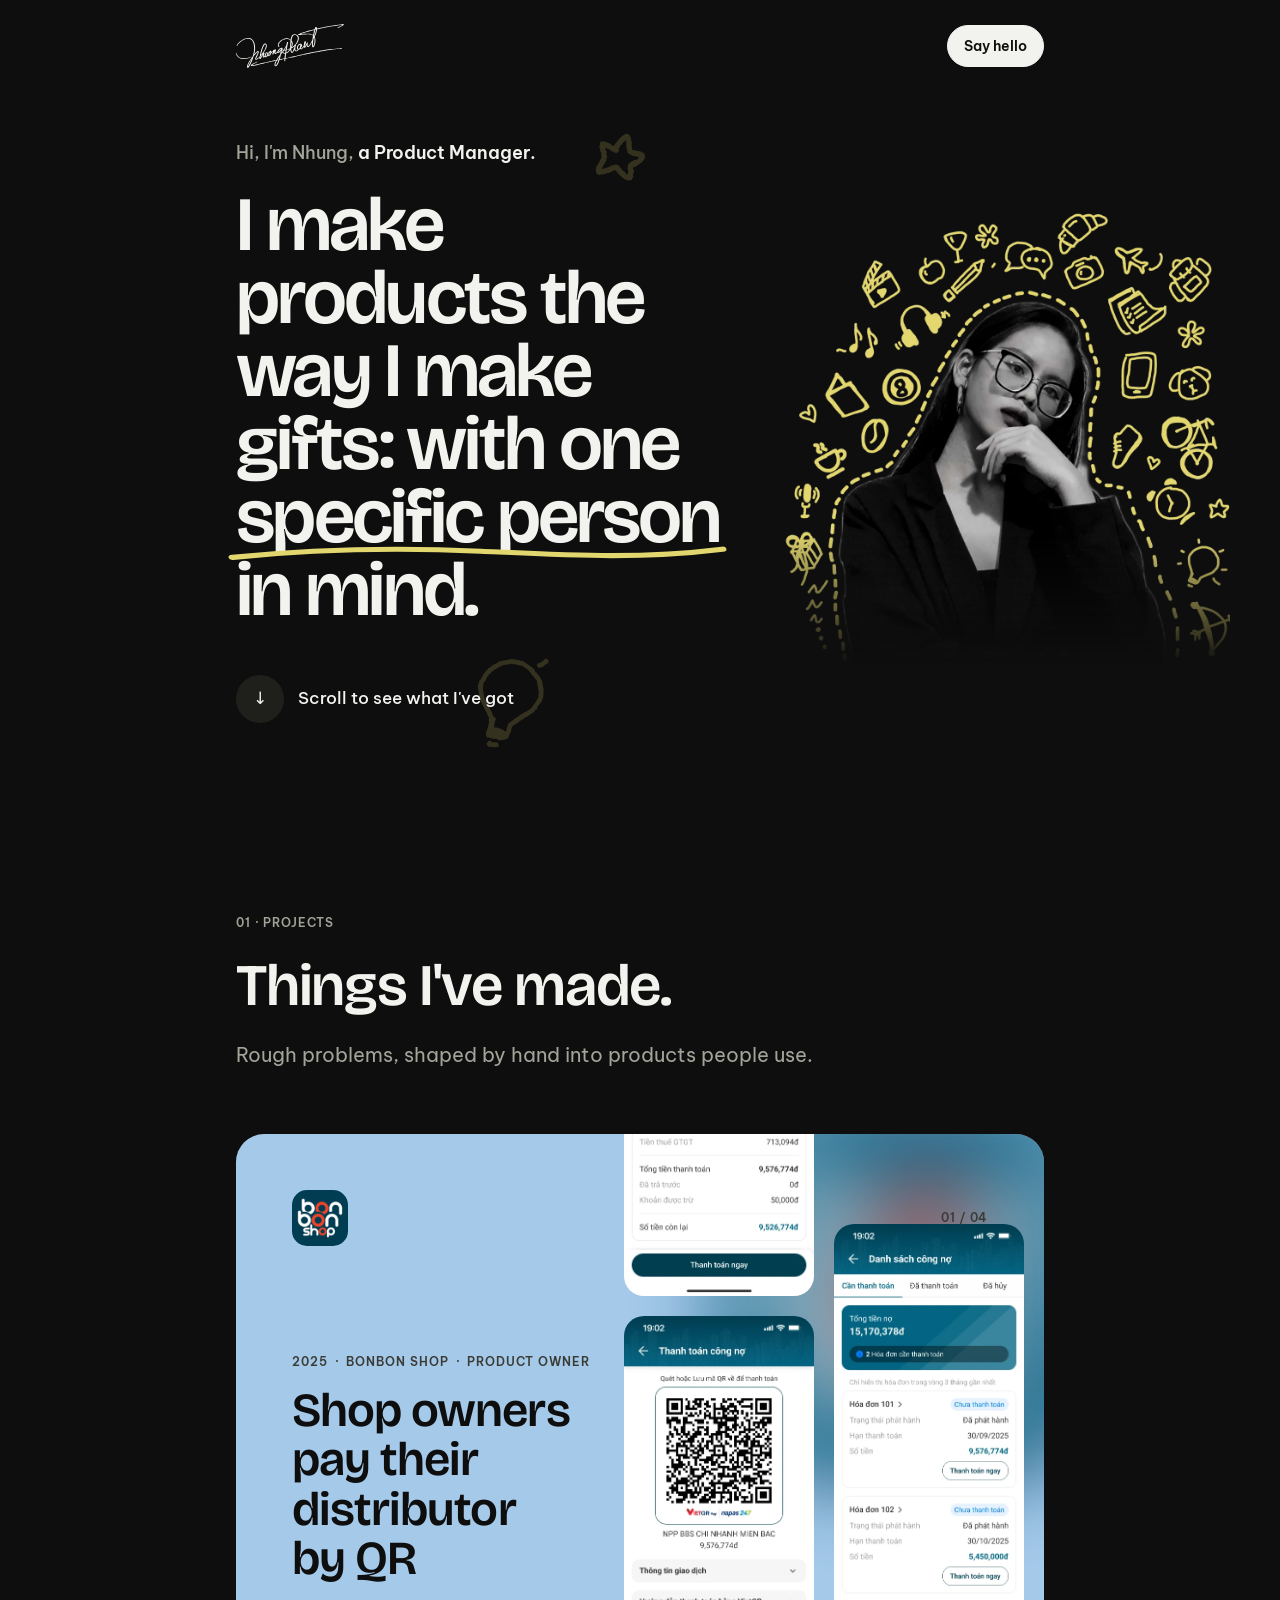
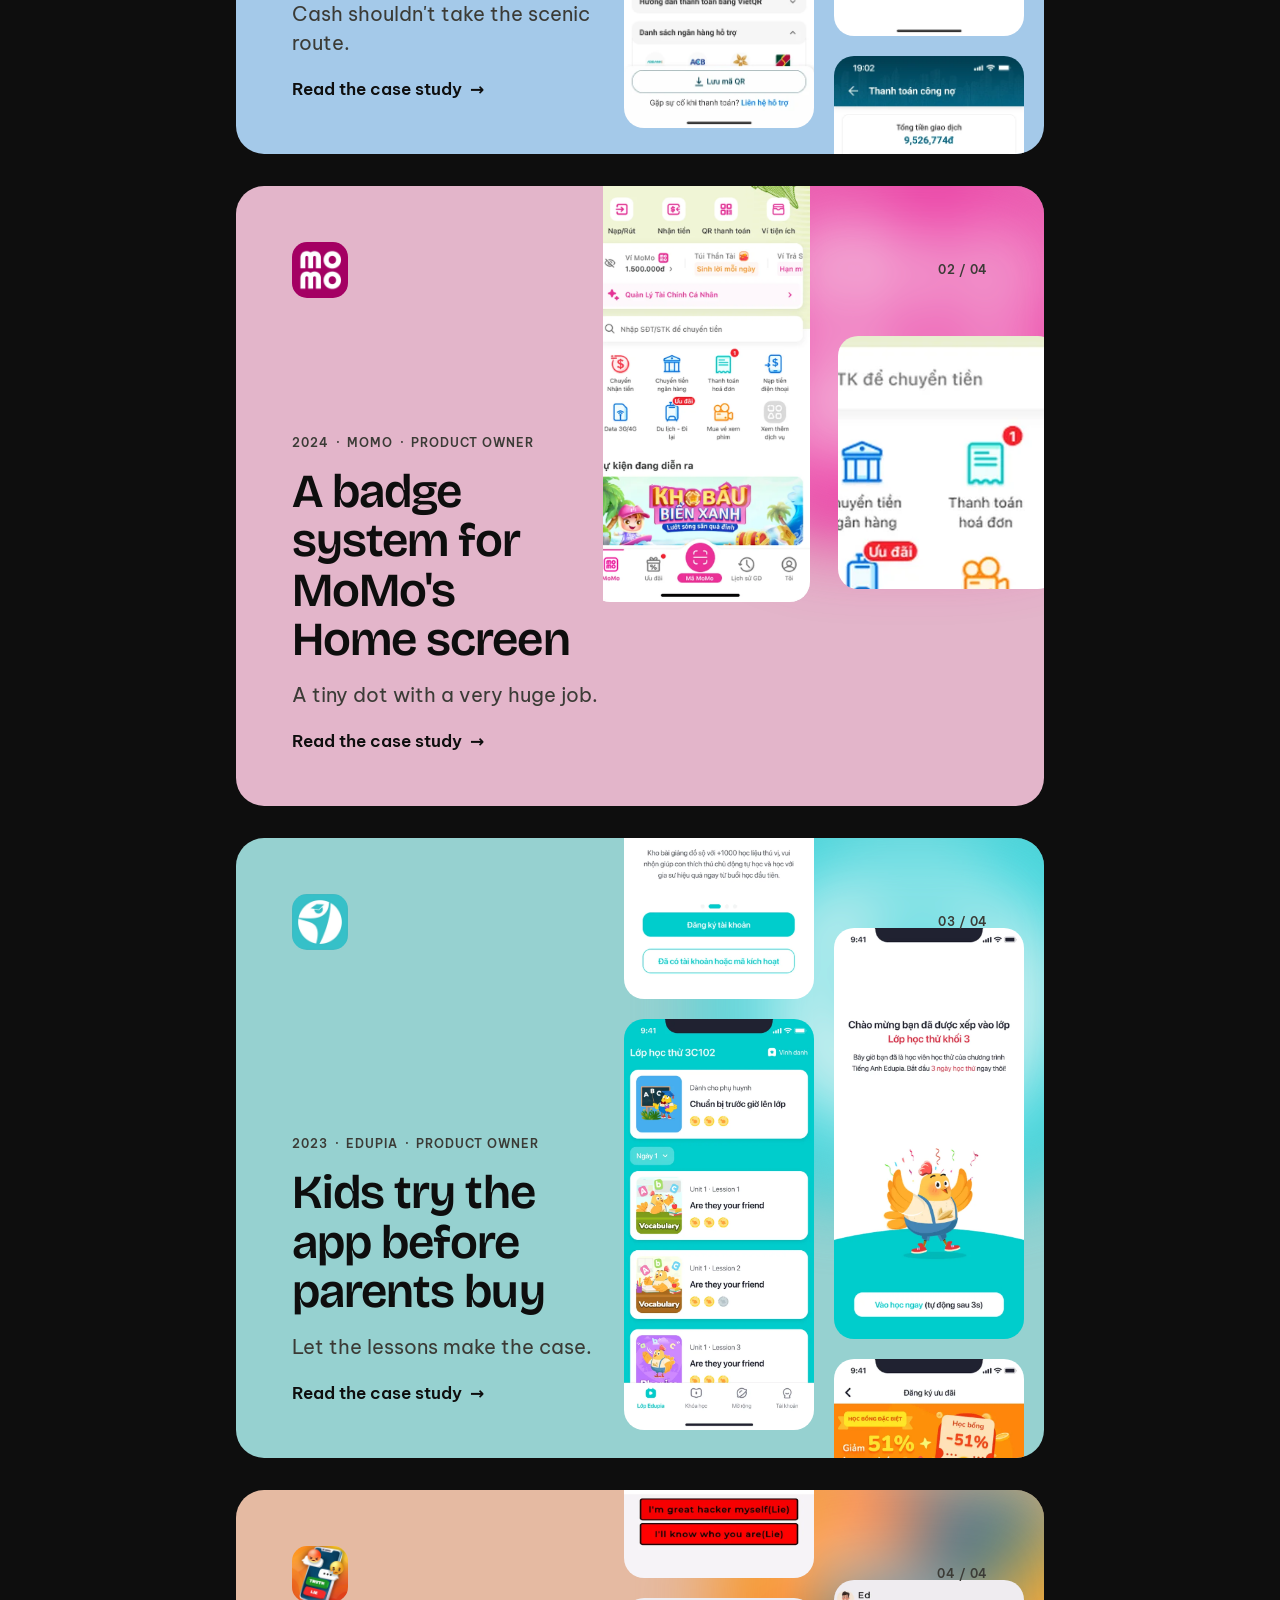
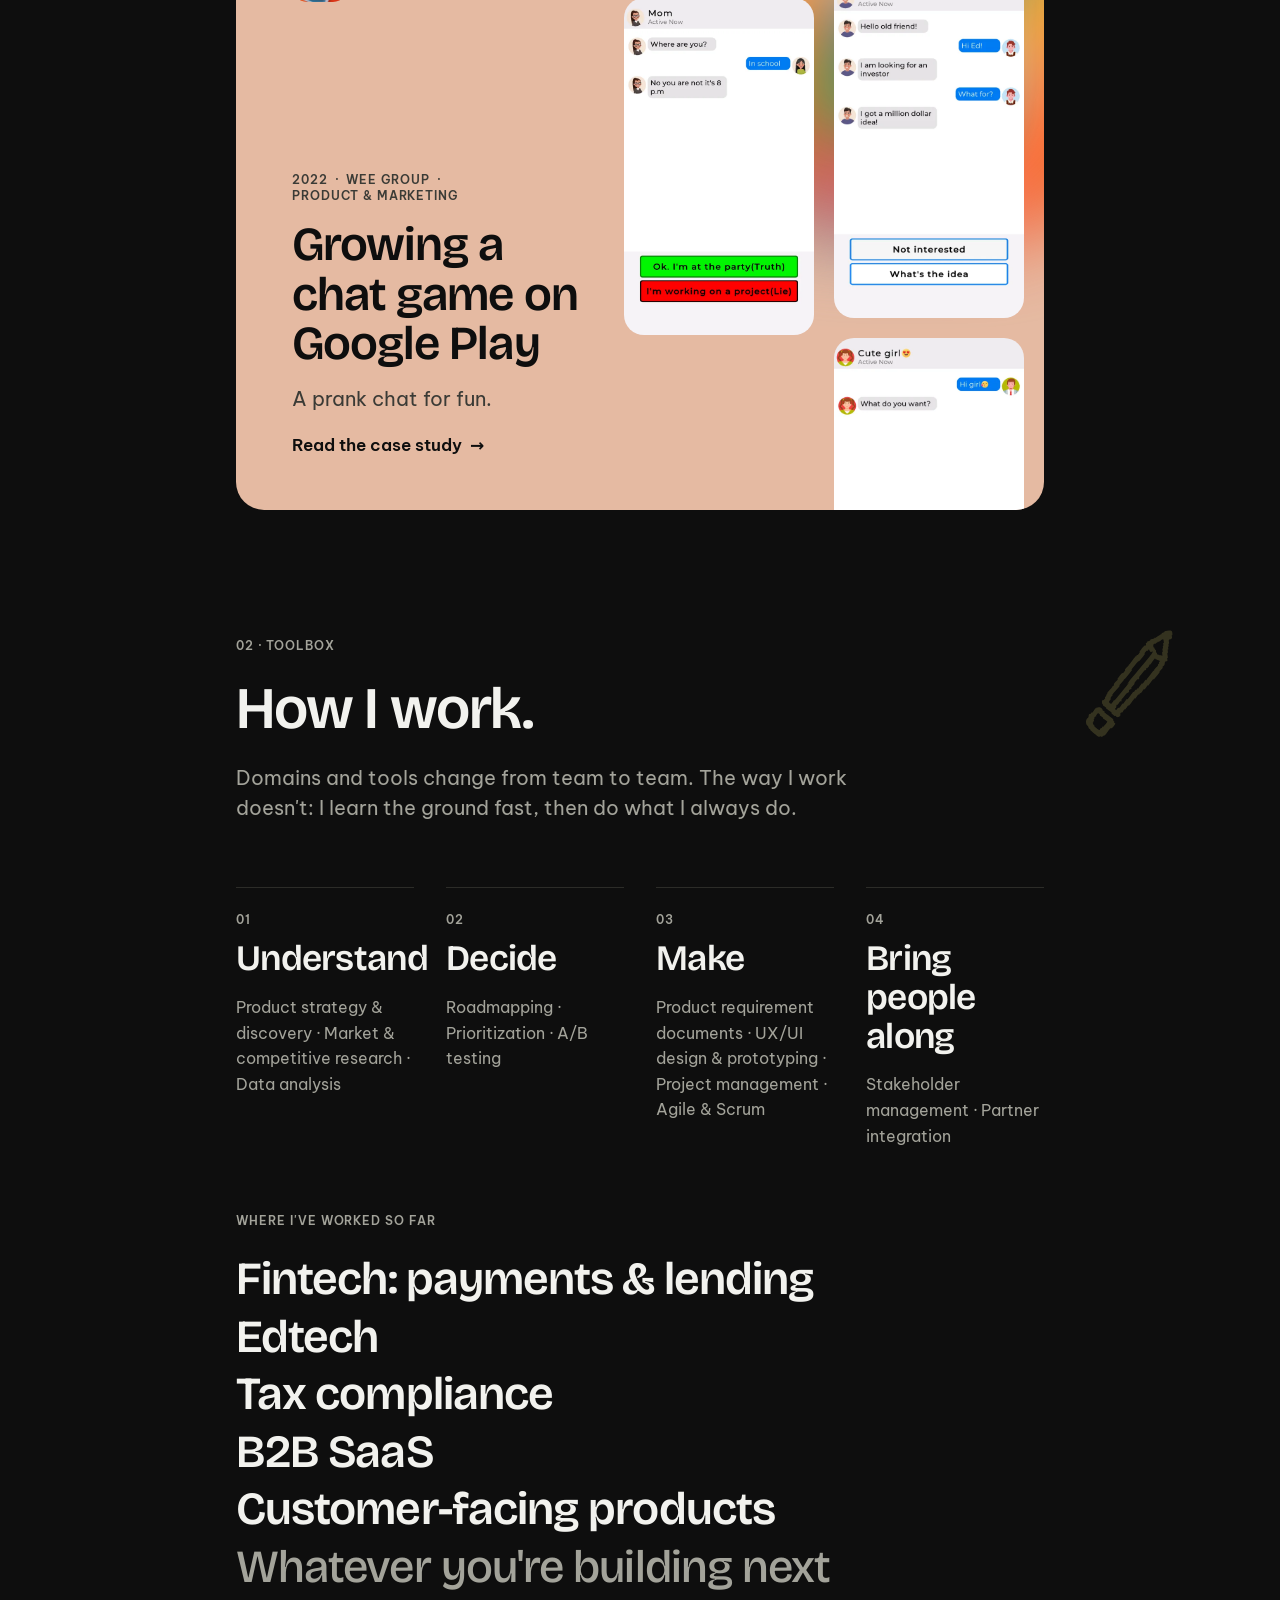
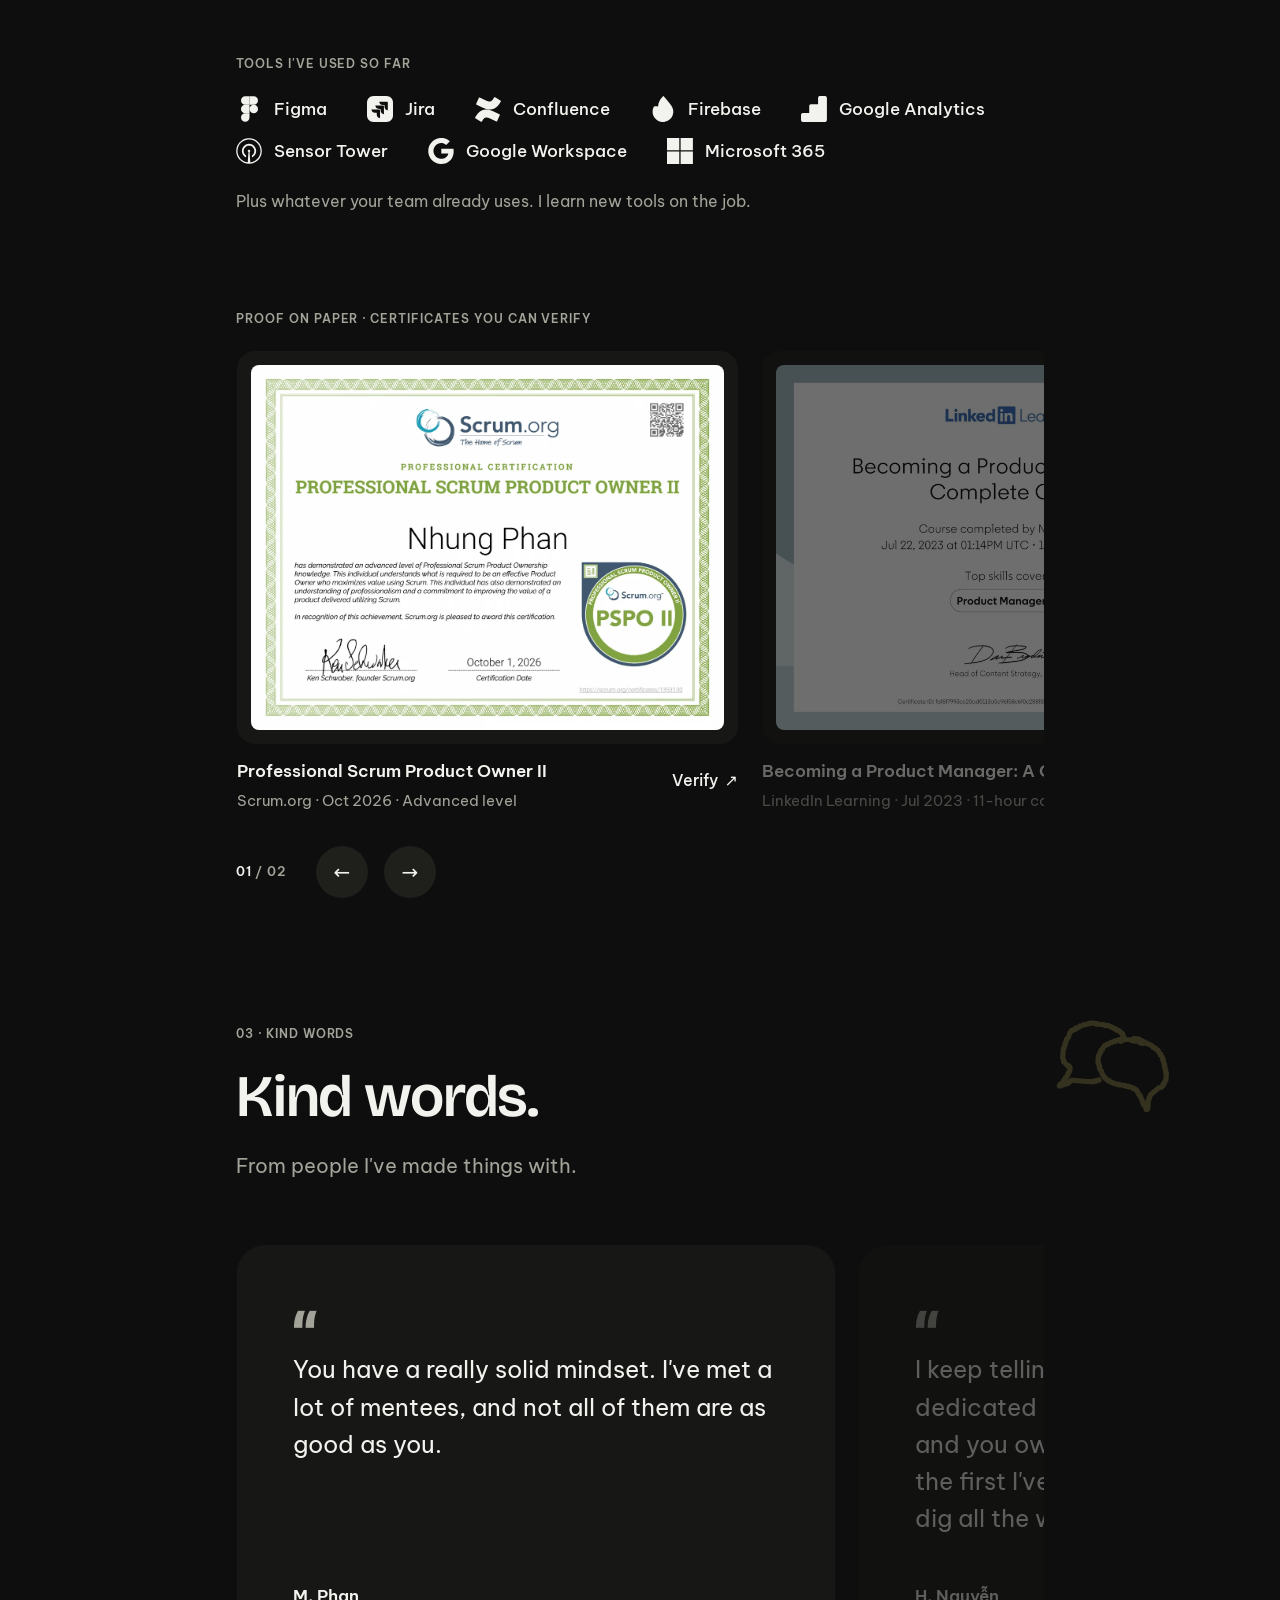
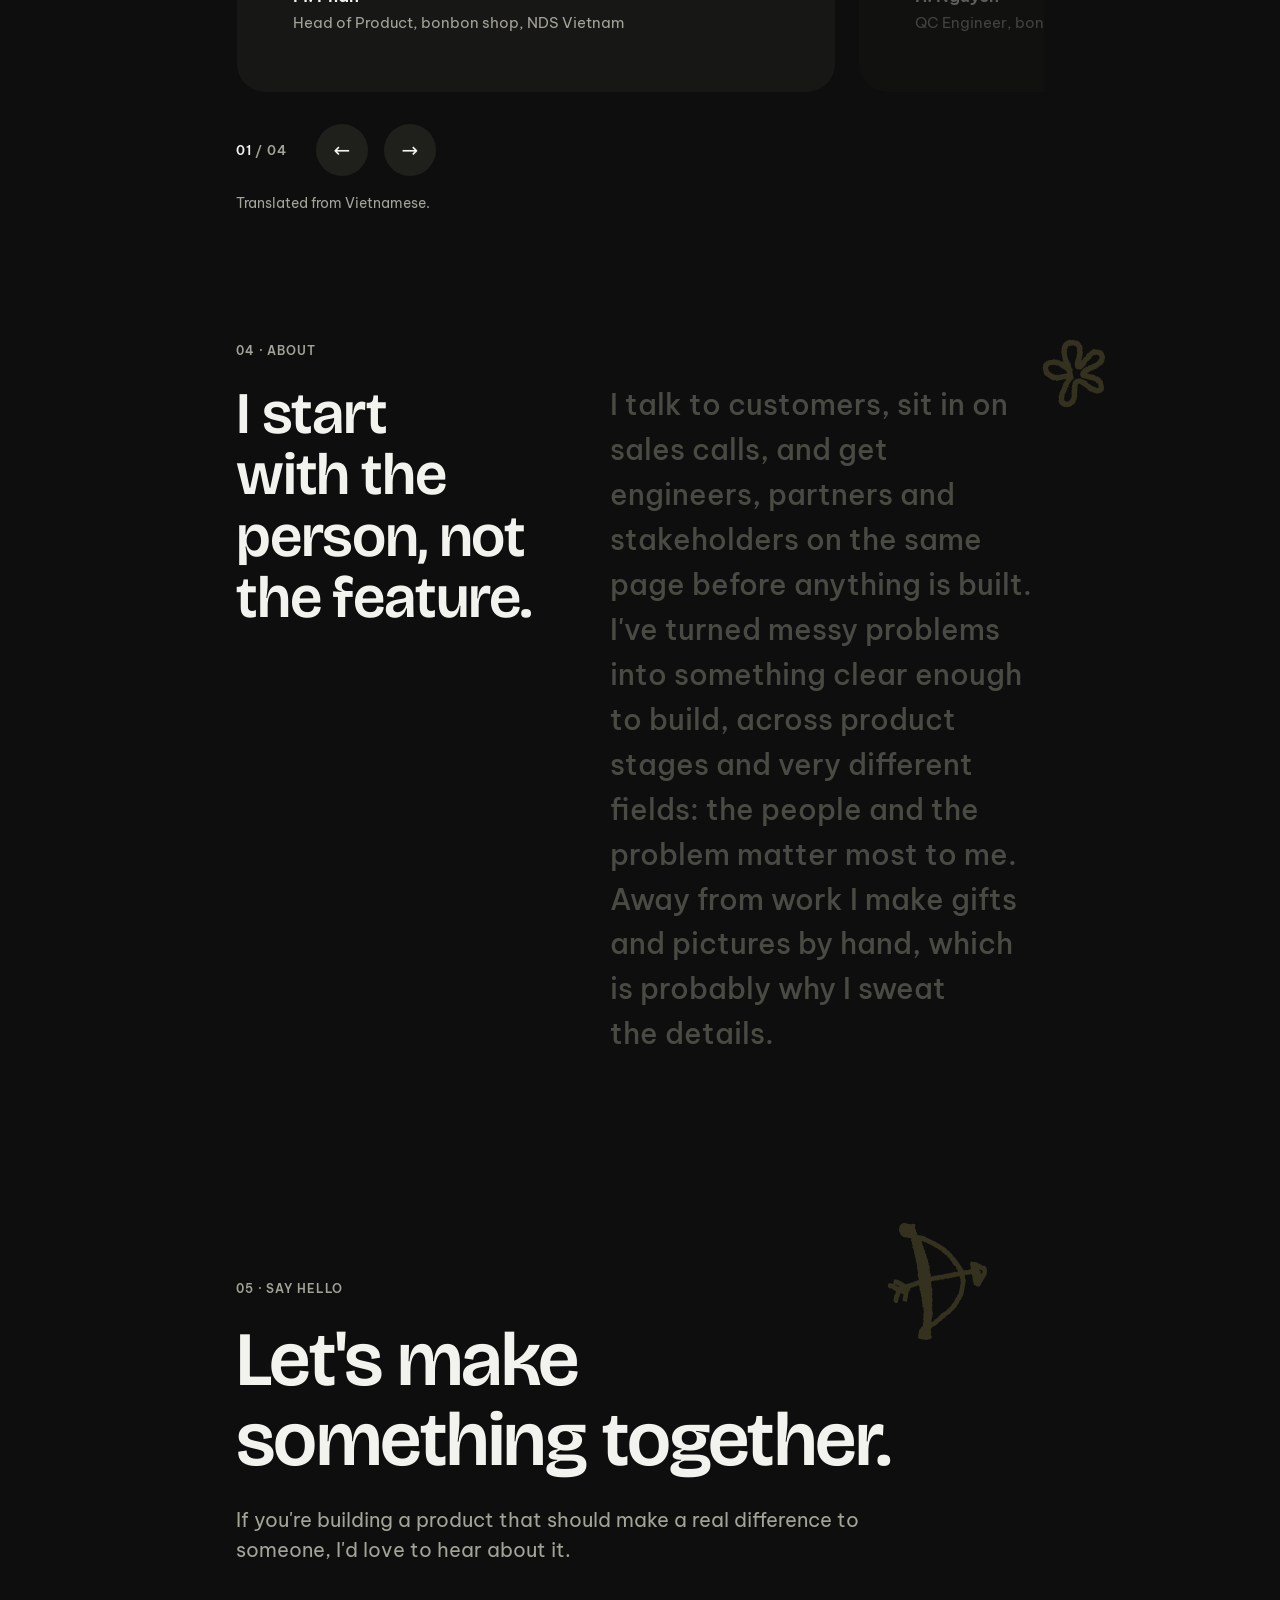
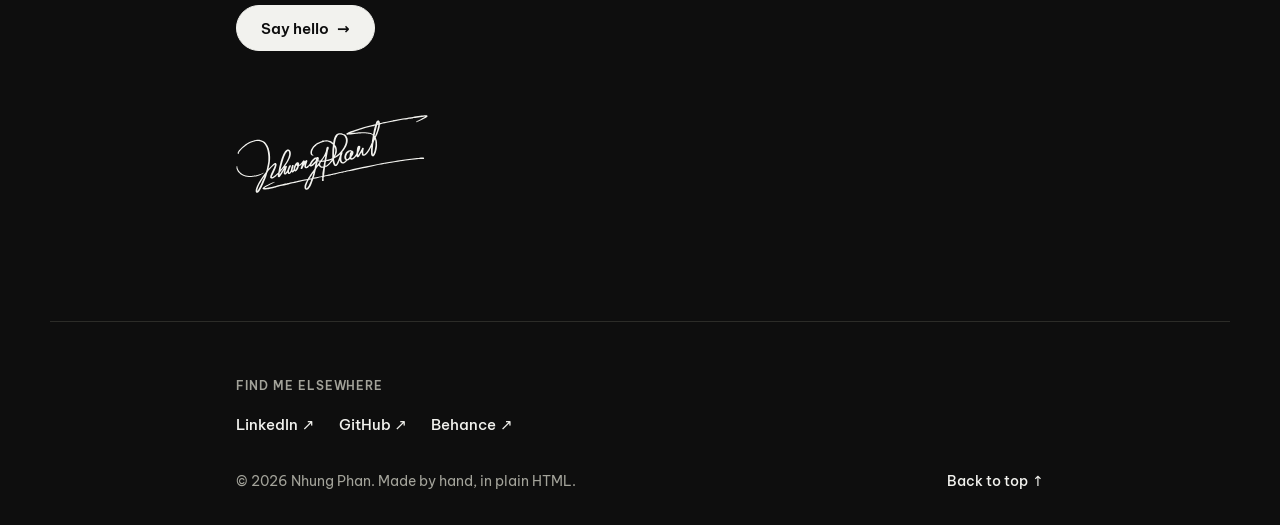
<file: index.html>
<!doctype html>
<html lang="en">
<head>
<meta charset="utf-8">
<meta name="viewport" content="width=device-width, initial-scale=1">
<title>Nhung Phan, Product Manager</title>
<meta name="description" content="I'm Nhung, a Product Manager. I make products the way I make gifts: with one specific person in mind.">
<meta name="theme-color" content="#0e0e0e">
<link rel="canonical" href="https://nhungphant.github.io/">
<meta property="og:type" content="website">
<meta property="og:title" content="Nhung Phan, Product Manager">
<meta property="og:description" content="I'm Nhung, a Product Manager. I make products the way I make gifts: with one specific person in mind.">
<meta property="og:url" content="https://nhungphant.github.io/">
<meta property="og:image" content="https://nhungphant.github.io/assets/img/brand/social-preview.png">
<meta property="og:image:width" content="1200">
<meta property="og:image:height" content="630">
<meta property="og:image:alt" content="Nhung Phan, Product Manager: I make products the way I make gifts, with one specific person in mind.">
<meta name="twitter:card" content="summary_large_image">
<link rel="icon" href="favicon.svg" type="image/svg+xml">
<link rel="preconnect" href="https://fonts.googleapis.com">
<link rel="preconnect" href="https://fonts.gstatic.com" crossorigin>
<link rel="stylesheet" href="https://fonts.googleapis.com/css2?family=Bricolage+Grotesque:opsz,wght@12..96,400..700&amp;family=Be+Vietnam+Pro:ital,wght@0,400;0,500;0,600;1,400&amp;display=swap">
<link rel="stylesheet" href="assets/css/tokens.css?v=20261013b">
<link rel="stylesheet" href="assets/css/base.css?v=20261013b">
<link rel="stylesheet" href="assets/css/home.css?v=20261013b">
<script src="assets/js/site.js?v=20261013b" defer></script>
</head>
<body data-page="home" data-start="top">
<div class="ld ld--gift" aria-hidden="true"><div class="ld__in"><span class="ld__draw ld__draw--mark"><span class="ld__mark"></span></span><p class="ld__quote">I make products the way I make gifts.</p><span class="ld__draw ld__draw--line"><svg class="ld__line" viewBox="0 0 300 24" preserveAspectRatio="none"><path pathLength="1" d="M4 15 C 46 8, 98 5, 152 9 S 246 17, 296 7"></path></svg></span></div></div>
<div class="pg">

<a class="skip" href="#main">Skip to content</a>
<header class="top wrap">
  <a class="n-signature" href="#top" aria-label="Nhung Phan, back to the top"><span class="n-mark sig" aria-hidden="true"></span></a>
  <div class="top__right">
    <a class="n-btn n-btn--small hello" href="#hello" data-mail>Say hello</a>
    <button class="tlink menu-btn" type="button" aria-expanded="false" aria-controls="menu" data-menu><span class="n-scribble"><span data-menu-label>Menu</span><svg viewBox="0 0 300 24" preserveAspectRatio="none" aria-hidden="true"><path pathLength="1" d="M4 15 C 46 8, 98 5, 152 9 S 246 17, 296 7"></path></svg></span></button>
  </div>
</header>
<button class="fab fab--off" type="button" aria-expanded="false" aria-controls="menu" data-menu><span data-menu-label>Menu</span></button>
<div class="menu" id="menu" hidden>
  <button class="scrim" type="button" aria-label="Close menu" data-menu-close></button>
  <nav class="n-sheet sheet" aria-label="Menu">
    <ol class="n-sheet__list"><li><a href="#projects"><span class="n-label">01</span>Projects</a></li><li><a href="#toolbox"><span class="n-label">02</span>Toolbox</a></li><li><a href="#testimonials"><span class="n-label">03</span>Kind words</a></li><li><a href="#about"><span class="n-label">04</span>About</a></li><li><a href="#hello"><span class="n-label">05</span>Say hello</a></li></ol>
  </nav>
</div>
<div class="idx-zone" aria-hidden="true"></div>
<nav class="idx idx--off" aria-label="On this page"><ol style="display: contents"><li style="display: contents"><a href="#projects"><span class="n-label">01</span><span class="t">Projects<svg viewBox="0 0 300 24" preserveAspectRatio="none" aria-hidden="true"><path pathLength="1" d="M4 15 C 46 8, 98 5, 152 9 S 246 17, 296 7"></path></svg></span></a></li><li style="display: contents"><a href="#toolbox"><span class="n-label">02</span><span class="t">Toolbox<svg viewBox="0 0 300 24" preserveAspectRatio="none" aria-hidden="true"><path pathLength="1" d="M4 15 C 46 8, 98 5, 152 9 S 246 17, 296 7"></path></svg></span></a></li><li style="display: contents"><a href="#testimonials"><span class="n-label">03</span><span class="t">Kind words<svg viewBox="0 0 300 24" preserveAspectRatio="none" aria-hidden="true"><path pathLength="1" d="M4 15 C 46 8, 98 5, 152 9 S 246 17, 296 7"></path></svg></span></a></li><li style="display: contents"><a href="#about"><span class="n-label">04</span><span class="t">About<svg viewBox="0 0 300 24" preserveAspectRatio="none" aria-hidden="true"><path pathLength="1" d="M4 15 C 46 8, 98 5, 152 9 S 246 17, 296 7"></path></svg></span></a></li><li style="display: contents"><a href="#hello"><span class="n-label">05</span><span class="t">Say hello<svg viewBox="0 0 300 24" preserveAspectRatio="none" aria-hidden="true"><path pathLength="1" d="M4 15 C 46 8, 98 5, 152 9 S 246 17, 296 7"></path></svg></span></a></li></ol></nav>
<main id="main">
<section class="n-hero wrap hero-pad" id="top" style="padding-top: 72px; padding-bottom: 64px">
  <span class="dd dd-star" aria-hidden="true" style="width: 56px; height: 56px; left: 46%; top: 60px; rotate: 12deg"></span><span class="dd dd-bulb dd-mh" aria-hidden="true" style="width: 84px; height: 92px; left: 36%; bottom: 40px; rotate: -10deg"></span>
  <div class="n-hero__copy">
    <p class="n-hero__eyebrow">Hi, I'm Nhung, <strong>a Product Manager.</strong></p>
    <h1 class="n-hero__headline">I make products the way I make gifts: with one <span class="n-scribble n-scribble--draw">specific person<svg viewBox="0 0 300 24" preserveAspectRatio="none" aria-hidden="true"><path pathLength="1" d="M4 15 C 46 8, 98 5, 152 9 S 246 17, 296 7"></path></svg></span> in mind.</h1>
  </div>
  <div class="n-hero__photo"><img src="assets/img/brand/nhung-portrait.webp" alt="Nhung Phan, black and white portrait with yellow line doodles around her" width="1100" height="1100"></div>
  <a class="cue" href="#projects"><span class="cue__dot" aria-hidden="true"><span>↓</span></span>Scroll to see what I've got</a>
</section>

<section class="sec wrap" id="projects">
  <header class="sec-head">
    <span class="n-label kicker">01 · Projects</span>
    <h2 class="h2">Things I've <span class="n-scribble n-scribble--view">made.<svg viewBox="0 0 300 24" preserveAspectRatio="none" aria-hidden="true"><path pathLength="1" d="M4 15 C 46 8, 98 5, 152 9 S 246 17, 296 7"></path></svg></span></h2>
    <p class="lead">Rough problems, shaped by hand into products people use.</p>
  </header>
  <div class="stack">
    <a class="pc pc--bonbon" style="--i: 0" href="projects/bonbon-shop.html" aria-label="Read the case study: Shop owners pay their distributor by QR">
      <span class="pc__num" aria-hidden="true">01 / 04</span>
      <div class="pc__text">
        <img class="pc__icon" src="assets/img/icons/bonbon-shop.webp" alt="" width="56" height="56">
        <ul class="n-label pc__meta"><li>2025</li><li>bonbon shop</li><li>Product Owner</li></ul>
        <h3 class="pc__title">Shop owners pay their distributor by QR</h3>
        <p class="pc__tag">Cash shouldn't take the scenic route.</p>
        <span class="pc__go"><span class="n-scribble">Read the case study<svg viewBox="0 0 300 24" preserveAspectRatio="none" aria-hidden="true"><path pathLength="1" d="M4 15 C 46 8, 98 5, 152 9 S 246 17, 296 7"></path></svg></span> <span class="n-arrow" aria-hidden="true">→</span></span>
      </div>
      <div class="desk" role="img" aria-label="Screens from the bonbon shop payment flow: invoices, details, confirmation and the VietQR code"><img class="glow glow--wide" src="assets/img/icons/bonbon-shop.webp" alt="" aria-hidden="true"><div class="cols" aria-hidden="true"><div class="cols__c"><img src="assets/img/screens/bonbon/2-invoice-detail.webp" alt="" loading="lazy"><img src="assets/img/screens/bonbon/4-vietqr.webp" alt="" loading="lazy"></div><div class="cols__c"><img src="assets/img/screens/bonbon/1-invoices.webp" alt="" loading="lazy"><img src="assets/img/screens/bonbon/3-confirm.webp" alt="" loading="lazy"></div></div></div>
    </a>
    <a class="pc pc--momo" style="--i: 1" href="projects/momo.html" aria-label="Read the case study: A badge system for MoMo's Home screen">
      <span class="pc__num" aria-hidden="true">02 / 04</span>
      <div class="pc__text">
        <img class="pc__icon" src="assets/img/icons/momo.webp" alt="" width="56" height="56">
        <ul class="n-label pc__meta"><li>2024</li><li>MoMo</li><li>Product Owner</li></ul>
        <h3 class="pc__title">A badge system for MoMo's Home screen</h3>
        <p class="pc__tag">A tiny dot with a very huge job.</p>
        <span class="pc__go"><span class="n-scribble">Read the case study<svg viewBox="0 0 300 24" preserveAspectRatio="none" aria-hidden="true"><path pathLength="1" d="M4 15 C 46 8, 98 5, 152 9 S 246 17, 296 7"></path></svg></span> <span class="n-arrow" aria-hidden="true">→</span></span>
      </div>
      <div class="desk" role="img" aria-label="MoMo Home screen with a red badge on a service icon, and the badge up close"><img class="glow glow--wide" src="assets/img/icons/momo.webp" alt="" aria-hidden="true"><div class="cols" aria-hidden="true"><div class="cols__c"><img src="assets/img/screens/momo/home-badge.webp" alt="" loading="lazy"></div><div class="cols__c"><span class="zoom" style="background-image: url(assets/img/screens/momo/home-badge.webp); background-size: 240% auto; background-position: 56% 50%"></span></div></div></div>
    </a>
    <a class="pc pc--edupia" style="--i: 2" href="projects/edupia.html" aria-label="Read the case study: Kids try the app before parents buy">
      <span class="pc__num" aria-hidden="true">03 / 04</span>
      <div class="pc__text">
        <img class="pc__icon" src="assets/img/icons/edupia.webp" alt="" width="56" height="56">
        <ul class="n-label pc__meta"><li>2023</li><li>Edupia</li><li>Product Owner</li></ul>
        <h3 class="pc__title">Kids try the app before parents buy</h3>
        <p class="pc__tag">Let the lessons make the case.</p>
        <span class="pc__go"><span class="n-scribble">Read the case study<svg viewBox="0 0 300 24" preserveAspectRatio="none" aria-hidden="true"><path pathLength="1" d="M4 15 C 46 8, 98 5, 152 9 S 246 17, 296 7"></path></svg></span> <span class="n-arrow" aria-hidden="true">→</span></span>
      </div>
      <div class="desk" role="img" aria-label="Screens from the Edupia free trial: onboarding, trial class, placement and the subscription offer"><img class="glow glow--wide" src="assets/img/icons/edupia.webp" alt="" aria-hidden="true"><div class="cols" aria-hidden="true"><div class="cols__c"><img src="assets/img/screens/edupia/2-onboarding.webp" alt="" loading="lazy"><img src="assets/img/screens/edupia/6-home.webp" alt="" loading="lazy"></div><div class="cols__c"><img src="assets/img/screens/edupia/5-processing.webp" alt="" loading="lazy"><img src="assets/img/screens/edupia/8-subscription.webp" alt="" loading="lazy"></div></div></div>
    </a>
    <a class="pc pc--wee" style="--i: 3" href="projects/wee.html" aria-label="Read the case study: Growing a chat game on Google Play">
      <span class="pc__num" aria-hidden="true">04 / 04</span>
      <div class="pc__text">
        <img class="pc__icon" src="assets/img/icons/chat-game.webp" alt="" width="56" height="56">
        <ul class="n-label pc__meta"><li>2022</li><li>Wee Group</li><li>Product &amp; Marketing</li></ul>
        <h3 class="pc__title">Growing a chat game on Google Play</h3>
        <p class="pc__tag">A prank chat for fun.</p>
        <span class="pc__go"><span class="n-scribble">Read the case study<svg viewBox="0 0 300 24" preserveAspectRatio="none" aria-hidden="true"><path pathLength="1" d="M4 15 C 46 8, 98 5, 152 9 S 246 17, 296 7"></path></svg></span> <span class="n-arrow" aria-hidden="true">→</span></span>
      </div>
      <div class="desk" role="img" aria-label="Chats from the game: a hacker, Mom, an old friend and a cute girl, each with two replies to pick"><img class="glow glow--wide" src="assets/img/icons/chat-game.webp" alt="" aria-hidden="true"><div class="cols" aria-hidden="true"><div class="cols__c"><img src="assets/img/screens/wee/hacker.webp" alt="" loading="lazy"><img src="assets/img/screens/wee/mom.webp" alt="" loading="lazy"></div><div class="cols__c"><img src="assets/img/screens/wee/ed.webp" alt="" loading="lazy"><img src="assets/img/screens/wee/cute-girl.webp" alt="" loading="lazy"></div></div></div>
    </a>
  </div>
</section>

<section class="sec wrap" id="toolbox">
  <span class="dd dd-pencil" aria-hidden="true" style="width: 104px; height: 108px; right: 48px; top: 120px; rotate: -6deg"></span>
  <header class="sec-head">
    <span class="n-label kicker">02 · Toolbox</span>
    <h2 class="h2">How I <span class="n-scribble n-scribble--view">work.<svg viewBox="0 0 300 24" preserveAspectRatio="none" aria-hidden="true"><path pathLength="1" d="M4 15 C 46 8, 98 5, 152 9 S 246 17, 296 7"></path></svg></span></h2>
    <p class="lead">Domains and tools change from team to team. The way I work doesn't: I learn the ground fast, then do what I always do.</p>
  </header>
  <ol class="how">
    <li><h4><span class="n-label">01</span>Understand</h4><p>Product strategy &amp; discovery · Market &amp; competitive research · Data analysis</p></li>
    <li><h4><span class="n-label">02</span>Decide</h4><p>Roadmapping · Prioritization · A/B testing</p></li>
    <li><h4><span class="n-label">03</span>Make</h4><p>Product requirement documents · UX/UI design &amp; prototyping · Project management · Agile &amp; Scrum</p></li>
    <li><h4><span class="n-label">04</span>Bring people along</h4><p>Stakeholder management · Partner integration</p></li>
  </ol>
  <span class="n-label sublabel">Where I've worked so far</span>
  <ul class="fields"><li>Fintech: payments &amp; lending</li><li>Edtech</li><li>Tax compliance</li><li>B2B SaaS</li><li>Customer-facing products</li><li class="next">Whatever you're building next</li></ul>
  <span class="n-label sublabel">Tools I've used so far</span>
  <ul class="tools">
    <li><span class="n-mark t-figma" aria-hidden="true"></span>Figma</li>
    <li><span class="n-mark t-jira" aria-hidden="true"></span>Jira</li>
    <li><span class="n-mark t-conf" aria-hidden="true"></span>Confluence</li>
    <li><span class="n-mark t-fb" aria-hidden="true"></span>Firebase</li>
    <li><span class="n-mark t-ga" aria-hidden="true"></span>Google Analytics</li>
    <li><span class="n-mark t-st" aria-hidden="true"></span>Sensor Tower</li>
    <li><span class="n-mark t-gw" aria-hidden="true"></span>Google Workspace</li>
    <li><span class="n-mark t-ms" aria-hidden="true"></span>Microsoft 365</li>
  </ul>
  <p class="tools-note">Plus whatever your team already uses. I learn new tools on the job.</p>
  <span class="n-label sublabel">Proof on paper · certificates you can verify</span>
  <div class="loop" id="ctrack" data-carousel="c" tabindex="0" aria-roledescription="carousel" aria-label="Certificates">
    <figure class="cert" data-item>
      <div class="cert__img"><img src="assets/img/certs/pspo-ii.webp" alt="Professional Scrum Product Owner II certificate from Scrum.org, issued to Nhung Phan on 1 October 2026" width="1200" height="927" loading="lazy"></div>
      <figcaption><div><p class="cert__name">Professional Scrum Product Owner II</p><p class="cert__by">Scrum.org · Oct 2026 · Advanced level</p></div><a class="tlink" href="https://scrum.org/certificates/1353130" target="_blank" rel="noopener"><span class="n-scribble">Verify<svg viewBox="0 0 300 24" preserveAspectRatio="none" aria-hidden="true"><path pathLength="1" d="M4 15 C 46 8, 98 5, 152 9 S 246 17, 296 7"></path></svg></span> <span aria-hidden="true">↗</span><span class="n-visually-hidden"> (opens in a new tab)</span></a></figcaption>
    </figure>
    <figure class="cert cert--dim" data-item>
      <div class="cert__img"><img src="assets/img/certs/becoming-a-pm.webp" alt="LinkedIn Learning certificate for Becoming a Product Manager: A Complete Guide, issued to Nhung Phan" width="900" height="695" loading="lazy"></div>
      <figcaption><div><p class="cert__name">Becoming a Product Manager: A Complete Guide</p><p class="cert__by">LinkedIn Learning · Jul 2023 · 11-hour course</p></div><a class="tlink" href="https://www.linkedin.com/learning/certificates/faf8f7993cc20ad0113a5c96f58c6f0c288f862a5d4ed432e7fee79ef0163abb" target="_blank" rel="noopener"><span class="n-scribble">Verify<svg viewBox="0 0 300 24" preserveAspectRatio="none" aria-hidden="true"><path pathLength="1" d="M4 15 C 46 8, 98 5, 152 9 S 246 17, 296 7"></path></svg></span> <span aria-hidden="true">↗</span><span class="n-visually-hidden"> (opens in a new tab)</span></a></figcaption>
    </figure>
  </div>
  <div class="qnav">
    <span class="qnav__count" aria-live="polite"><b data-num="c">01</b> / 02</span>
    <button class="rbtn" type="button" aria-label="Previous certificate" data-prev="c">←</button>
    <button class="rbtn" type="button" aria-label="Next certificate" data-next="c">→</button>
  </div>

</section>

<section class="sec wrap" id="testimonials">
  <span class="dd dd-chat" aria-hidden="true" style="width: 120px; height: 96px; right: 56px; top: 120px; rotate: 4deg"></span>
  <header class="sec-head">
    <span class="n-label kicker">03 · Kind words</span>
    <h2 class="h2"><span class="n-scribble n-scribble--view">Kind<svg viewBox="0 0 300 24" preserveAspectRatio="none" aria-hidden="true"><path pathLength="1" d="M4 15 C 46 8, 98 5, 152 9 S 246 17, 296 7"></path></svg></span> words.</h2>
    <p class="lead">From people I've made things with.</p>
  </header>
  <div class="loop" id="qtrack" data-carousel="q" tabindex="0" aria-roledescription="carousel" aria-label="Kind words">
    <figure class="q" aria-label="1 of 4" data-item><blockquote>You have a really solid mindset. I've met a lot of mentees, and not all of them are as good as you.</blockquote><figcaption><span class="q__name">M. Phan</span><span class="q__role">Head of Product, bonbon shop, NDS Vietnam</span></figcaption></figure>
    <figure class="q q--dim" aria-label="2 of 4" data-item><blockquote>I keep telling the others you're the most dedicated person I've ever worked with, and you own the work you take on. You're the first I've met who took the trouble to dig all the way into the database.</blockquote><figcaption><span class="q__name">H. Nguyễn</span><span class="q__role">QC Engineer, bonbon shop, NDS Vietnam</span></figcaption></figure>
    <figure class="q q--dim" aria-label="3 of 4" data-item><blockquote>Thank you for listening to me go through three billion stakeholder problems every day. Lucky I had you: a stretch of my road at MoMo became much smoother.</blockquote><figcaption><span class="q__name">U. Hà</span><span class="q__role">Senior Product Owner, MoMo</span></figcaption></figure>
    <figure class="q q--dim" aria-label="4 of 4" data-item><blockquote>The team and I will miss you a lot. It was the first time the team had worked with a PO as collaborative as you.</blockquote><figcaption><span class="q__name">T. Nguyễn</span><span class="q__role">Product Marketing, Educa</span></figcaption></figure>
  </div>
  <div class="qnav">
    <span class="qnav__count" aria-live="polite"><b data-num="q">01</b> / 04</span>
    <button class="rbtn" type="button" aria-label="Previous quote" data-prev="q">←</button>
    <button class="rbtn" type="button" aria-label="Next quote" data-next="q">→</button>
  </div>
  <p class="qnote">Translated from Vietnamese.</p>
</section>

<section class="sec wrap" id="about">
  <span class="dd dd-flower" aria-hidden="true" style="width: 72px; height: 74px; right: 10%; top: 120px; rotate: -12deg"></span>
  <span class="n-label kicker">04 · About</span>
  <div class="about">
    <h2 class="h2">I start with the <span class="n-scribble n-scribble--view">person,<svg viewBox="0 0 300 24" preserveAspectRatio="none" aria-hidden="true"><path pathLength="1" d="M4 15 C 46 8, 98 5, 152 9 S 246 17, 296 7"></path></svg></span> not the feature.</h2>
    <p class="story" id="story"><span class="w on">I talk to customers,</span><span class="w on"> sit in on sales calls,</span><span class="w on"> and get engineers, partners and stakeholders on the same page before anything is built.</span><span class="w on"> I've turned messy problems into something clear enough to build, across product stages and very different fields:</span><span class="w on"> the people and the problem matter most to me.</span><span class="w on"> Away from work I make gifts and pictures by hand,</span><span class="w on"> which is probably why I sweat the details.</span></p>
  </div>
</section>

<section class="sec wrap" id="hello">
  <div class="cta">
    <span class="dd dd-bow" aria-hidden="true" style="width: 104px; height: 120px; right: 56px; top: 40px; rotate: 10deg"></span>
    <span class="n-label kicker">05 · Say hello</span>
    <h2 class="h2">Let's make something <span class="n-scribble n-scribble--view">together.<svg viewBox="0 0 300 24" preserveAspectRatio="none" aria-hidden="true"><path pathLength="1" d="M4 15 C 46 8, 98 5, 152 9 S 246 17, 296 7"></path></svg></span></h2>
    <p>If you're building a product that should make a real difference to someone, I'd love to hear about it.</p>
    <a class="n-btn" href="#hello" data-mail>Say hello <span class="n-arrow n-arrow--fwd" aria-hidden="true">→</span></a>
    <div class="signoff"><span class="n-mark sig signoff__mark" role="img" aria-label="Signed, Nhung Phan"></span></div>
  </div>
</section>
</main>

<footer class="n-footer wrap foot" id="footer">
  <div class="n-footer__top">
    <div><span class="n-label">Find me elsewhere</span>
      <ul class="n-footer__links">
        <li><a class="n-textlink" href="https://www.linkedin.com/in/nhungphant/" target="_blank" rel="noopener">LinkedIn <span aria-hidden="true">↗</span></a></li>
        <li><a class="n-textlink" href="https://github.com/nhungphant" target="_blank" rel="noopener">GitHub <span aria-hidden="true">↗</span></a></li>
        <li><a class="n-textlink" href="https://www.behance.net/nhungphant" target="_blank" rel="noopener">Behance <span aria-hidden="true">↗</span></a></li>
      </ul>
    </div>
  </div>
  <div class="n-footer__bottom"><span>© 2026 Nhung Phan. Made by hand, in plain HTML.</span><a class="n-textlink" href="#top" style="font-size: 14px">Back to top <span class="n-arrow n-arrow--up" aria-hidden="true">↑</span></a></div>
</footer>

</div>
</body>
</html>
</file>
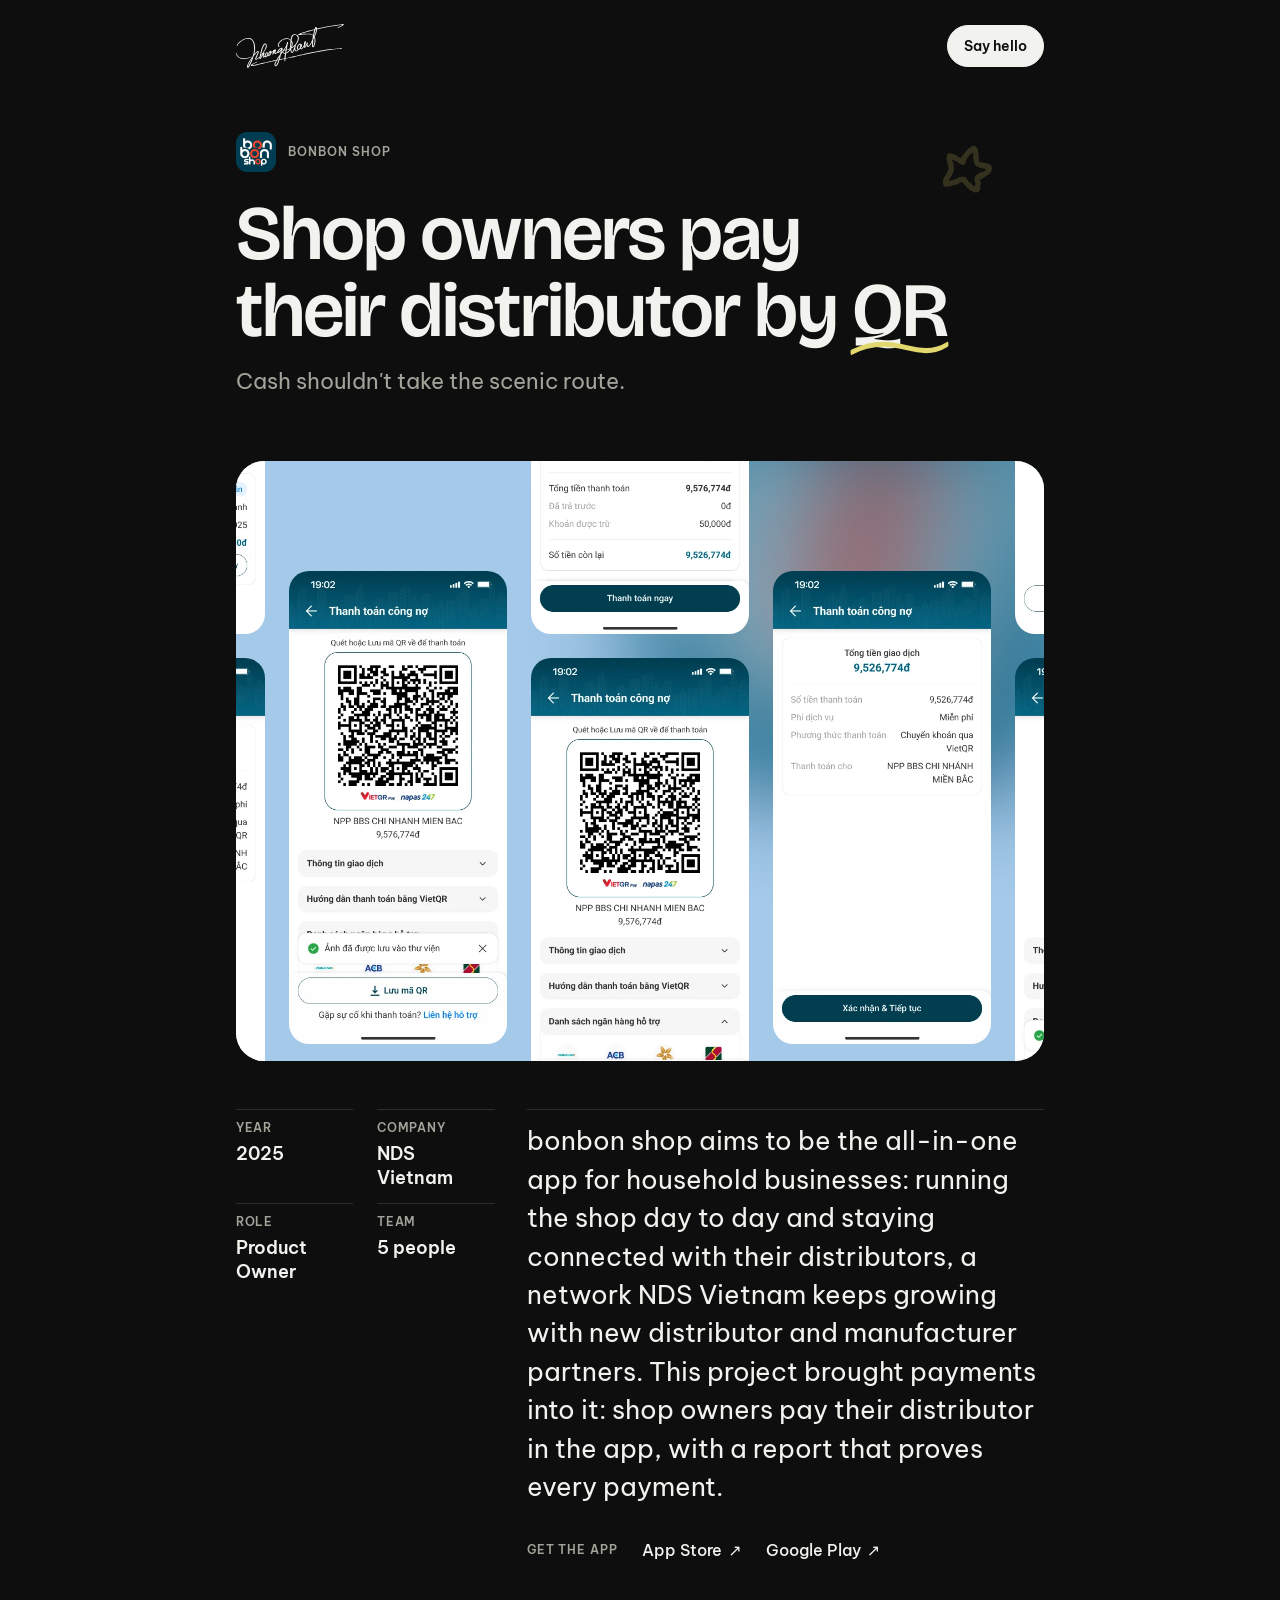
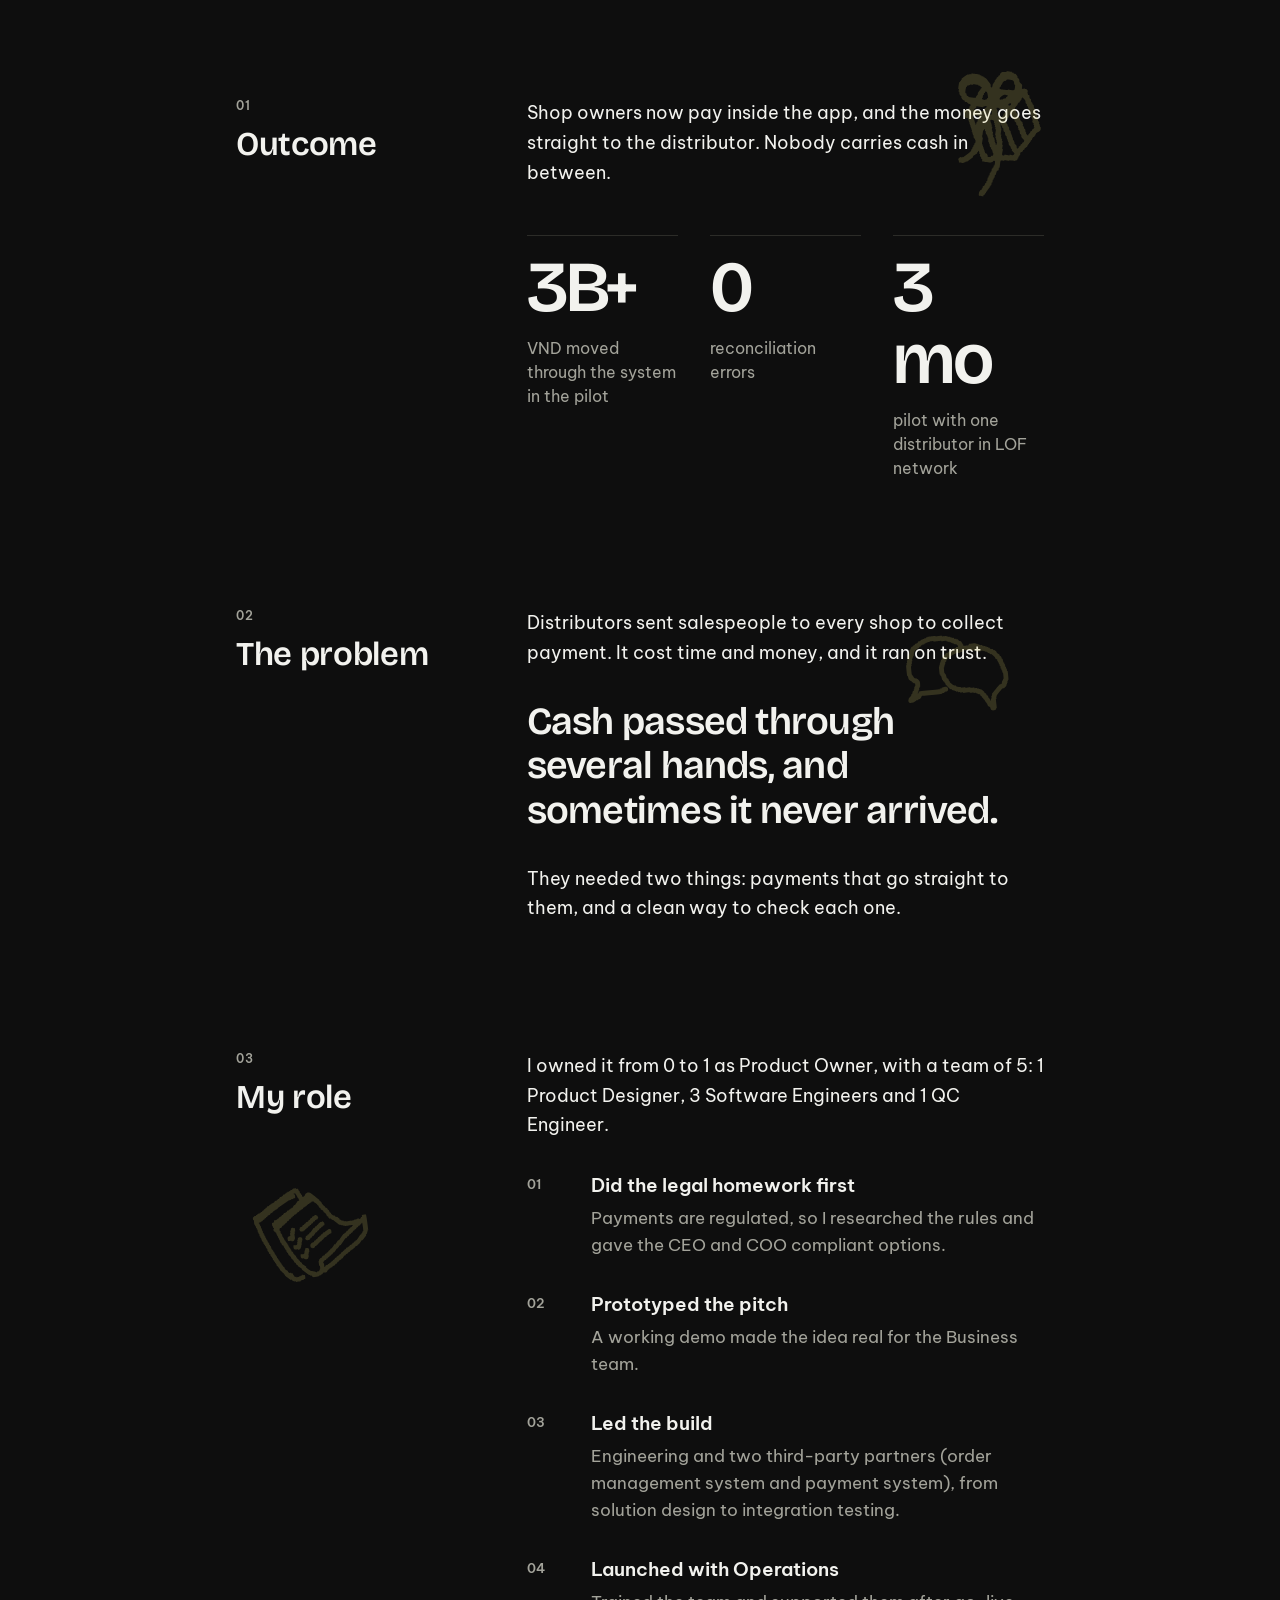
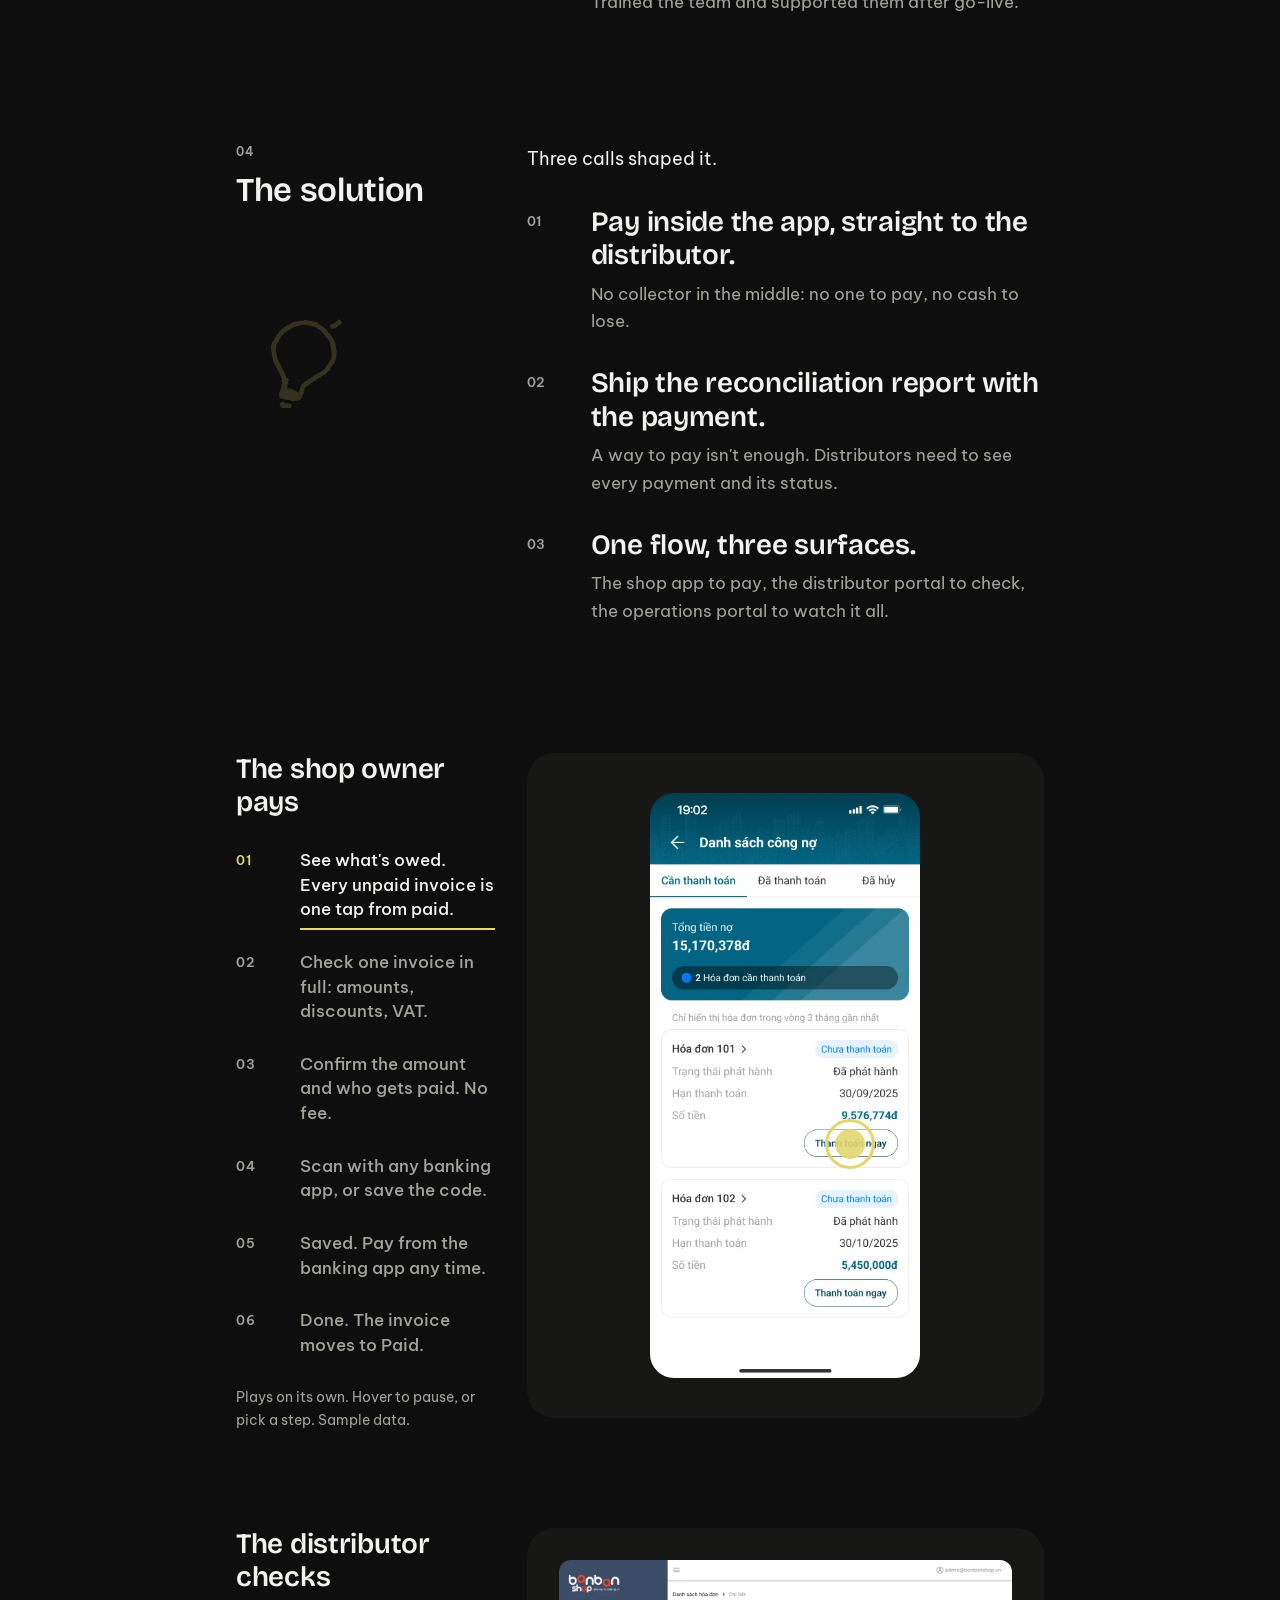
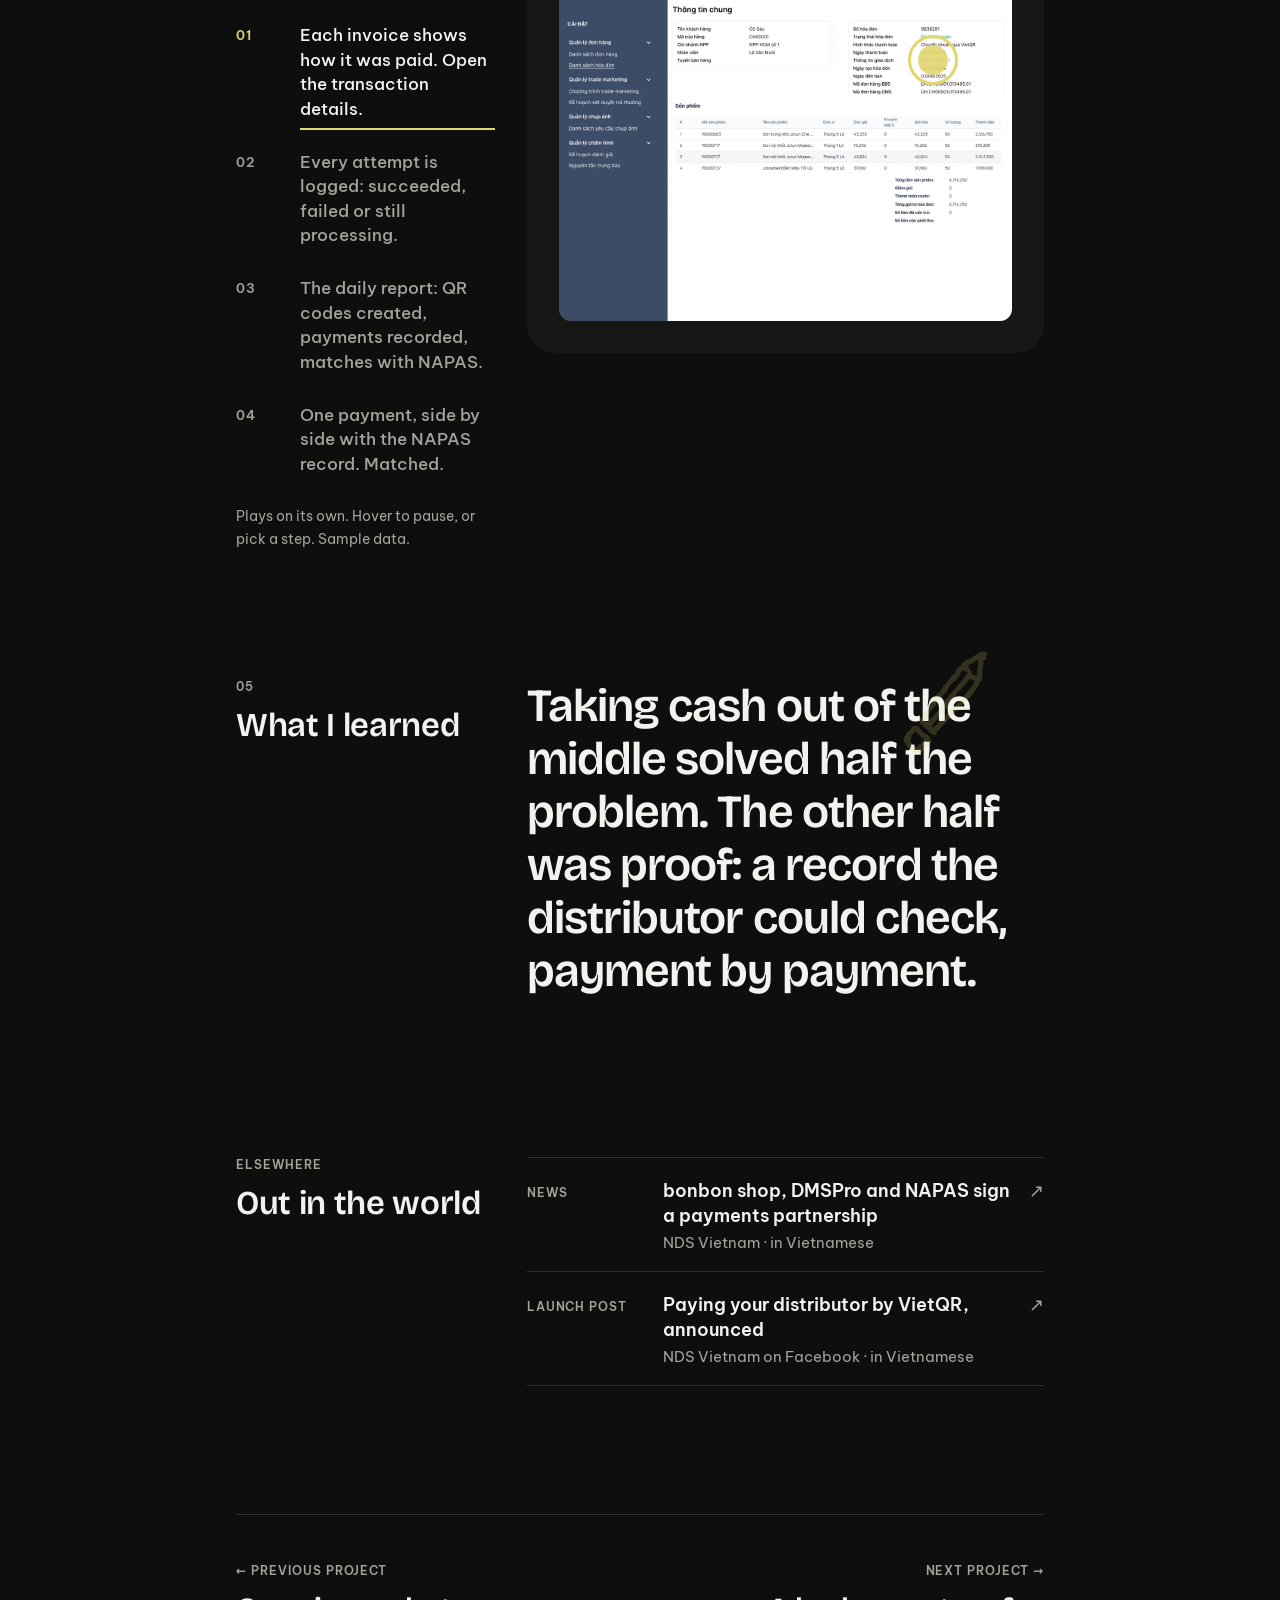
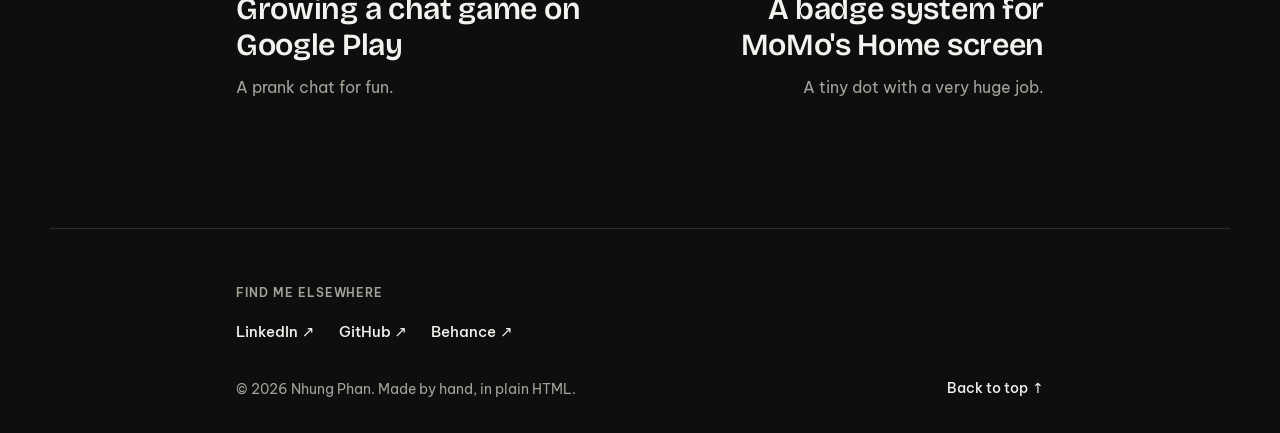
<file: projects/bonbon-shop.html>
<!doctype html>
<html lang="en">
<head>
<meta charset="utf-8">
<meta name="viewport" content="width=device-width, initial-scale=1">
<title>Shop owners pay their distributor by QR · Nhung Phan</title>
<meta name="description" content="bonbon shop case study: shop owners pay their distributor by VietQR inside the app, with a report that proves every payment.">
<meta name="theme-color" content="#0e0e0e">
<link rel="canonical" href="https://nhungphant.github.io/projects/bonbon-shop.html">
<meta property="og:type" content="website">
<meta property="og:title" content="Shop owners pay their distributor by QR · Nhung Phan">
<meta property="og:description" content="bonbon shop case study: shop owners pay their distributor by VietQR inside the app, with a report that proves every payment.">
<meta property="og:url" content="https://nhungphant.github.io/projects/bonbon-shop.html">
<meta property="og:image" content="https://nhungphant.github.io/assets/img/brand/social-preview.png">
<meta property="og:image:width" content="1200">
<meta property="og:image:height" content="630">
<meta property="og:image:alt" content="Nhung Phan, Product Manager: I make products the way I make gifts, with one specific person in mind.">
<meta name="twitter:card" content="summary_large_image">
<link rel="icon" href="../favicon.svg" type="image/svg+xml">
<link rel="preconnect" href="https://fonts.googleapis.com">
<link rel="preconnect" href="https://fonts.gstatic.com" crossorigin>
<link rel="stylesheet" href="https://fonts.googleapis.com/css2?family=Bricolage+Grotesque:opsz,wght@12..96,400..700&amp;family=Be+Vietnam+Pro:ital,wght@0,400;0,500;0,600;1,400&amp;display=swap">
<link rel="stylesheet" href="../assets/css/tokens.css?v=20261013b">
<link rel="stylesheet" href="../assets/css/base.css?v=20261013b">
<link rel="stylesheet" href="../assets/css/project.css?v=20261013b">
<script src="../assets/js/site.js?v=20261013b" defer></script>
</head>
<body data-page="project" data-start="head">
<div class="ld ld--bulb" aria-hidden="true"><div class="ld__in"><span class="ld__draw ld__draw--mark"><span class="ld__mark"></span></span><p class="ld__quote">Cash shouldn&#39;t take the scenic route.</p><span class="ld__draw ld__draw--line"><svg class="ld__line" viewBox="0 0 300 24" preserveAspectRatio="none"><path pathLength="1" d="M4 15 C 46 8, 98 5, 152 9 S 246 17, 296 7"></path></svg></span></div></div>
<div class="pg">

<a class="skip" href="#main">Skip to content</a>
<header class="top wrap">
  <a class="n-signature" href="../index.html" aria-label="Nhung Phan, back to the home page"><span class="n-mark sig" aria-hidden="true"></span></a>
  <div class="top__right">
    <a class="n-btn n-btn--small hello" href="../index.html#hello" data-mail>Say hello</a>
    <button class="tlink menu-btn" type="button" aria-expanded="false" aria-controls="menu" data-menu><span class="n-scribble"><span data-menu-label>Menu</span><svg viewBox="0 0 300 24" preserveAspectRatio="none" aria-hidden="true"><path pathLength="1" d="M4 15 C 46 8, 98 5, 152 9 S 246 17, 296 7"></path></svg></span></button>
  </div>
</header>
<button class="fab fab--off" type="button" aria-expanded="false" aria-controls="menu" data-menu><span data-menu-label>Menu</span></button>
<div class="menu" id="menu" hidden>
  <button class="scrim" type="button" aria-label="Close menu" data-menu-close></button>
  <nav class="n-sheet sheet" aria-label="Menu">
    <ol class="n-sheet__list"><li><a href="#outcome"><span class="n-label">01</span>Outcome</a></li><li><a href="#problem"><span class="n-label">02</span>The problem</a></li><li><a href="#role"><span class="n-label">03</span>My role</a></li><li><a href="#solution"><span class="n-label">04</span>The solution</a></li><li><a href="#learned"><span class="n-label">05</span>What I learned</a></li></ol>
  </nav>
</div>
<div class="idx-zone" aria-hidden="true"></div>
<nav class="idx idx--off" aria-label="In this case study"><ol style="display: contents"><li style="display: contents"><a href="#outcome"><span class="n-label">01</span><span class="t">Outcome<svg viewBox="0 0 300 24" preserveAspectRatio="none" aria-hidden="true"><path pathLength="1" d="M4 15 C 46 8, 98 5, 152 9 S 246 17, 296 7"></path></svg></span></a></li><li style="display: contents"><a href="#problem"><span class="n-label">02</span><span class="t">The problem<svg viewBox="0 0 300 24" preserveAspectRatio="none" aria-hidden="true"><path pathLength="1" d="M4 15 C 46 8, 98 5, 152 9 S 246 17, 296 7"></path></svg></span></a></li><li style="display: contents"><a href="#role"><span class="n-label">03</span><span class="t">My role<svg viewBox="0 0 300 24" preserveAspectRatio="none" aria-hidden="true"><path pathLength="1" d="M4 15 C 46 8, 98 5, 152 9 S 246 17, 296 7"></path></svg></span></a></li><li style="display: contents"><a href="#solution"><span class="n-label">04</span><span class="t">The solution<svg viewBox="0 0 300 24" preserveAspectRatio="none" aria-hidden="true"><path pathLength="1" d="M4 15 C 46 8, 98 5, 152 9 S 246 17, 296 7"></path></svg></span></a></li><li style="display: contents"><a href="#learned"><span class="n-label">05</span><span class="t">What I learned<svg viewBox="0 0 300 24" preserveAspectRatio="none" aria-hidden="true"><path pathLength="1" d="M4 15 C 46 8, 98 5, 152 9 S 246 17, 296 7"></path></svg></span></a></li></ol></nav>
<main class="wrap" id="main">
  <header class="phead" id="head">
    <span class="dd dd-star" aria-hidden="true" style="width: 56px; height: 56px; right: 6%; top: 72px; rotate: 12deg"></span>
    <div class="phead__meta"><img src="../assets/img/icons/bonbon-shop.webp" alt="" width="40" height="40"><span class="n-label">bonbon shop</span></div>
    <h1>Shop owners pay their distributor by <span class="n-scribble n-scribble--draw">QR<svg viewBox="0 0 300 24" preserveAspectRatio="none" aria-hidden="true"><path pathLength="1" d="M4 15 C 46 8, 98 5, 152 9 S 246 17, 296 7"></path></svg></span></h1>
    <p class="phead__tag">Cash shouldn't take the scenic route.</p>
    <div class="cover" role="img" aria-label="Screens from the bonbon shop payment flow">
      <img class="glow" src="../assets/img/icons/bonbon-shop.webp" alt="">
      <div class="cols" aria-hidden="true"><div class="cols__c"><img src="../assets/img/screens/bonbon/1-invoices.webp" alt="" loading="lazy"><img src="../assets/img/screens/bonbon/3-confirm.webp" alt="" loading="lazy"></div><div class="cols__c"><img src="../assets/img/screens/bonbon/5-qr-saved.webp" alt="" loading="lazy"><img src="../assets/img/screens/bonbon/6-paid.webp" alt="" loading="lazy"></div><div class="cols__c"><img src="../assets/img/screens/bonbon/2-invoice-detail.webp" alt="" loading="lazy"><img src="../assets/img/screens/bonbon/4-vietqr.webp" alt="" loading="lazy"></div><div class="cols__c"><img src="../assets/img/screens/bonbon/3-confirm.webp" alt="" loading="lazy"><img src="../assets/img/screens/bonbon/1-invoices.webp" alt="" loading="lazy"></div><div class="cols__c"><img src="../assets/img/screens/bonbon/6-paid.webp" alt="" loading="lazy"><img src="../assets/img/screens/bonbon/5-qr-saved.webp" alt="" loading="lazy"></div></div>
    </div>
    <div class="intro">
      <dl class="glance"><div><dt>Year</dt><dd>2025</dd></div><div><dt>Company</dt><dd>NDS Vietnam</dd></div><div><dt>Role</dt><dd>Product Owner</dd></div><div><dt>Team</dt><dd>5 people</dd></div></dl>
      <div class="sum">
        <p>bonbon shop aims to be the all-in-one app for household businesses: running the shop day to day and staying connected with their distributors, a network NDS Vietnam keeps growing with new distributor and manufacturer partners. This project brought payments into it: shop owners pay their distributor in the app, with a report that proves every payment.</p>
        <p class="getapp"><span class="n-label">Get the app</span><a class="tlink" href="https://apps.apple.com/vn/app/bonbon-shop/id1501485906" target="_blank" rel="noopener"><span class="n-scribble">App Store<svg viewBox="0 0 300 24" preserveAspectRatio="none" aria-hidden="true"><path pathLength="1" d="M4 15 C 46 8, 98 5, 152 9 S 246 17, 296 7"></path></svg></span> <span aria-hidden="true">↗</span></a><a class="tlink" href="https://play.google.com/store/apps/details?id=core.project.setup.vn.com.dmspro.qc&amp;hl=en" target="_blank" rel="noopener"><span class="n-scribble">Google Play<svg viewBox="0 0 300 24" preserveAspectRatio="none" aria-hidden="true"><path pathLength="1" d="M4 15 C 46 8, 98 5, 152 9 S 246 17, 296 7"></path></svg></span> <span aria-hidden="true">↗</span></a></p>
      </div>
    </div>
  </header>

  <section class="blk" id="outcome">
    <span class="dd dd-gift dd-mh" aria-hidden="true" style="width: 96px; height: 136px; right: 0; top: 96px; rotate: 8deg"></span>
    <h2><span class="n-label">01</span>Outcome</h2>
    <div>
      <p class="txt">Shop owners now pay inside the app, and the money goes straight to the distributor. Nobody carries cash in between.</p>
      <div class="stats">
        <div class="stat"><span class="stat__n">3B+</span><span class="stat__l">VND moved through the system in the pilot</span></div>
        <div class="stat"><span class="stat__n">0</span><span class="stat__l">reconciliation errors</span></div>
        <div class="stat"><span class="stat__n">3 mo</span><span class="stat__l">pilot with one distributor in LOF network</span></div>
      </div>
    </div>
  </section>

  <section class="blk" id="problem">
    <span class="dd dd-chat" aria-hidden="true" style="width: 110px; height: 88px; right: 4%; top: 150px; rotate: -6deg"></span>
    <h2><span class="n-label">02</span>The problem</h2>
    <div>
      <p class="txt">Distributors sent salespeople to every shop to collect payment. It cost time and money, and it ran on trust.</p>
      <p class="pull">Cash passed through several hands, and sometimes it never arrived.</p>
      <p class="txt">They needed two things: payments that go straight to them, and a clean way to check each one.</p>
    </div>
  </section>

  <section class="blk" id="role">
    <span class="dd dd-notebook dd-mh" aria-hidden="true" style="width: 120px; height: 100px; left: 2%; top: 260px; rotate: -8deg"></span>
    <h2><span class="n-label">03</span>My role</h2>
    <div>
      <p class="txt">I owned it from 0 to 1 as Product Owner, with a team of 5: 1 Product Designer, 3 Software Engineers and 1 QC Engineer.</p>
      <ol class="rows">
        <li><div><h3>Did the legal homework first</h3><p>Payments are regulated, so I researched the rules and gave the CEO and COO compliant options.</p></div></li>
        <li><div><h3>Prototyped the pitch</h3><p>A working demo made the idea real for the Business team.</p></div></li>
        <li><div><h3>Led the build</h3><p>Engineering and two third-party partners (order management system and payment system), from solution design to integration testing.</p></div></li>
        <li><div><h3>Launched with Operations</h3><p>Trained the team and supported them after go-live.</p></div></li>
      </ol>
    </div>
  </section>

  <section class="blk" id="solution">
    <span class="dd dd-bulb" aria-hidden="true" style="width: 84px; height: 92px; left: 4%; top: 300px; rotate: -10deg"></span>
    <h2><span class="n-label">04</span>The solution</h2>
    <div>
      <p class="txt">Three calls shaped it.</p>
      <ol class="rows rows--big">
        <li><div><h3>Pay inside the app, straight to the distributor.</h3><p>No collector in the middle: no one to pay, no cash to lose.</p></div></li>
        <li><div><h3>Ship the reconciliation report with the payment.</h3><p>A way to pay isn't enough. Distributors need to see every payment and its status.</p></div></li>
        <li><div><h3>One flow, three surfaces.</h3><p>The shop app to pay, the distributor portal to check, the operations portal to watch it all.</p></div></li>
      </ol>
    </div>
    <div class="full">
      <div class="demo" data-demo="app">
        <div>
          <h3 class="flow__t">The shop owner pays</h3>
          <ol class="steps"><li><button type="button" aria-current="step" data-step="0" data-src="../assets/img/screens/bonbon/1-invoices.webp" data-alt="List of unpaid invoices with a Pay now button on each"><span class="n-label">01</span><span>See what's owed. Every unpaid invoice is one tap from paid.</span><span class="bar" aria-hidden="true"><i></i></span></button></li><li><button type="button" data-step="1" data-src="../assets/img/screens/bonbon/2-invoice-detail.webp" data-alt="One invoice in detail with amounts, discounts and VAT"><span class="n-label">02</span><span>Check one invoice in full: amounts, discounts, VAT.</span><span class="bar" aria-hidden="true"><i></i></span></button></li><li><button type="button" data-step="2" data-src="../assets/img/screens/bonbon/3-confirm.webp" data-alt="Payment confirmation showing amount, VietQR method and recipient"><span class="n-label">03</span><span>Confirm the amount and who gets paid. No fee.</span><span class="bar" aria-hidden="true"><i></i></span></button></li><li><button type="button" data-step="3" data-src="../assets/img/screens/bonbon/4-vietqr.webp" data-alt="VietQR code with the list of supported banks below"><span class="n-label">04</span><span>Scan with any banking app, or save the code.</span><span class="bar" aria-hidden="true"><i></i></span></button></li><li><button type="button" data-step="4" data-src="../assets/img/screens/bonbon/5-qr-saved.webp" data-alt="Message confirming the QR image was saved to the photo library"><span class="n-label">05</span><span>Saved. Pay from the banking app any time.</span><span class="bar" aria-hidden="true"><i></i></span></button></li><li><button type="button" data-step="5" data-src="../assets/img/screens/bonbon/6-paid.webp" data-alt="Payment successful screen with a green tick"><span class="n-label">06</span><span>Done. The invoice moves to Paid.</span><span class="bar" aria-hidden="true"><i></i></span></button></li></ol>
          <p class="demo__note">Plays on its own. Hover to pause, or pick a step. Sample data.</p>
        </div>
        <div class="stage">
          <div class="phone">
            <img src="../assets/img/screens/bonbon/1-invoices.webp" alt="List of unpaid invoices with a Pay now button on each" data-shot>
            <span class="tap tap--app-0" aria-hidden="true" data-tap></span>
          </div>
        </div>
      </div>
      <div class="demo demo--web" data-demo="web">
        <div>
          <h3 class="flow__t">The distributor checks</h3>
          <ol class="steps"><li><button type="button" aria-current="step" data-step="0" data-src="../assets/img/screens/bonbon/portal-1-invoice.webp" data-alt="Distributor portal invoice marked paid by VietQR transfer"><span class="n-label">01</span><span>Each invoice shows how it was paid. Open the transaction details.</span><span class="bar" aria-hidden="true"><i></i></span></button></li><li><button type="button" data-step="1" data-src="../assets/img/screens/bonbon/portal-2-transactions.webp" data-alt="Transaction details listing a successful, a failed and a processing attempt"><span class="n-label">02</span><span>Every attempt is logged: succeeded, failed or still processing.</span><span class="bar" aria-hidden="true"><i></i></span></button></li><li><button type="button" data-step="2" data-src="../assets/img/screens/bonbon/portal-3-report.webp" data-alt="Daily reconciliation report with totals and a list of payments"><span class="n-label">03</span><span>The daily report: QR codes created, payments recorded, matches with NAPAS.</span><span class="bar" aria-hidden="true"><i></i></span></button></li><li><button type="button" data-step="3" data-src="../assets/img/screens/bonbon/portal-4-match.webp" data-alt="One payment compared side by side with the NAPAS record, marked as matched"><span class="n-label">04</span><span>One payment, side by side with the NAPAS record. Matched.</span><span class="bar" aria-hidden="true"><i></i></span></button></li></ol>
          <p class="demo__note">Plays on its own. Hover to pause, or pick a step. Sample data.</p>
        </div>
        <div class="stage">
          <div class="browser">
            <img src="../assets/img/screens/bonbon/portal-1-invoice.webp" alt="Distributor portal invoice marked paid by VietQR transfer" data-shot>
            <span class="tap tap--web-0" aria-hidden="true" data-tap></span>
          </div>
        </div>
      </div>
    </div>
  </section>

  <section class="blk" id="learned">
    <span class="dd dd-pencil" aria-hidden="true" style="width: 100px; height: 104px; right: 6%; top: 100px; rotate: -6deg"></span>
    <h2><span class="n-label">05</span>What I learned</h2>
    <div>
      <p class="pull pull--end" style="margin-top: 0">Taking cash out of the middle solved half the problem. The other half was proof: a record the distributor could check, payment by payment.</p>
    </div>
  </section>

  <section class="blk" id="links">
    <h2><span class="n-label">Elsewhere</span>Out in the world</h2>
    <ul class="out">
      <li><a href="https://ndsvn.vn/le-ky-ket-hop-tac-giua-bonbon-shop-dmspro-napas/" target="_blank" rel="noopener"><span class="n-label">News</span><span class="out__t">bonbon shop, DMSPro and NAPAS sign a payments partnership<span class="out__s">NDS Vietnam · in Vietnamese</span></span><span class="out__a" aria-hidden="true">↗</span></a></li>
      <li><a href="https://www.facebook.com/ndsvietnamjsc/posts/pfbid02akEyZTreRCJh3UPZCS9wgnGBKFTeKzg2zvWFp219WteGF5zN3exR2fHQFuM6wkyWl" target="_blank" rel="noopener"><span class="n-label">Launch post</span><span class="out__t">Paying your distributor by VietQR, announced<span class="out__s">NDS Vietnam on Facebook · in Vietnamese</span></span><span class="out__a" aria-hidden="true">↗</span></a></li>
    </ul>
  </section>

  <nav class="pn" aria-label="More case studies">
    <a class="pn__a" href="wee.html"><span class="n-label"><span class="n-arrow n-arrow--back" aria-hidden="true">←</span> Previous project</span><span class="pn__t">Growing a chat game on Google Play</span><span class="pn__s">A prank chat for fun.</span></a>
    <a class="pn__a pn__a--next" href="momo.html"><span class="n-label">Next project <span class="n-arrow n-arrow--fwd" aria-hidden="true">→</span></span><span class="pn__t">A badge system for MoMo's Home screen</span><span class="pn__s">A tiny dot with a very huge job.</span></a>
  </nav>
</main>

<footer class="n-footer wrap foot" id="footer">
  <div class="n-footer__top">
    <div><span class="n-label">Find me elsewhere</span>
      <ul class="n-footer__links">
        <li><a class="n-textlink" href="https://www.linkedin.com/in/nhungphant/" target="_blank" rel="noopener">LinkedIn <span aria-hidden="true">↗</span></a></li>
        <li><a class="n-textlink" href="https://github.com/nhungphant" target="_blank" rel="noopener">GitHub <span aria-hidden="true">↗</span></a></li>
        <li><a class="n-textlink" href="https://www.behance.net/nhungphant" target="_blank" rel="noopener">Behance <span aria-hidden="true">↗</span></a></li>
      </ul>
    </div>
  </div>
  <div class="n-footer__bottom"><span>© 2026 Nhung Phan. Made by hand, in plain HTML.</span><a class="n-textlink" href="#head" style="font-size: 14px">Back to top <span class="n-arrow n-arrow--up" aria-hidden="true">↑</span></a></div>
</footer>

</div>
</body>
</html>
</file>
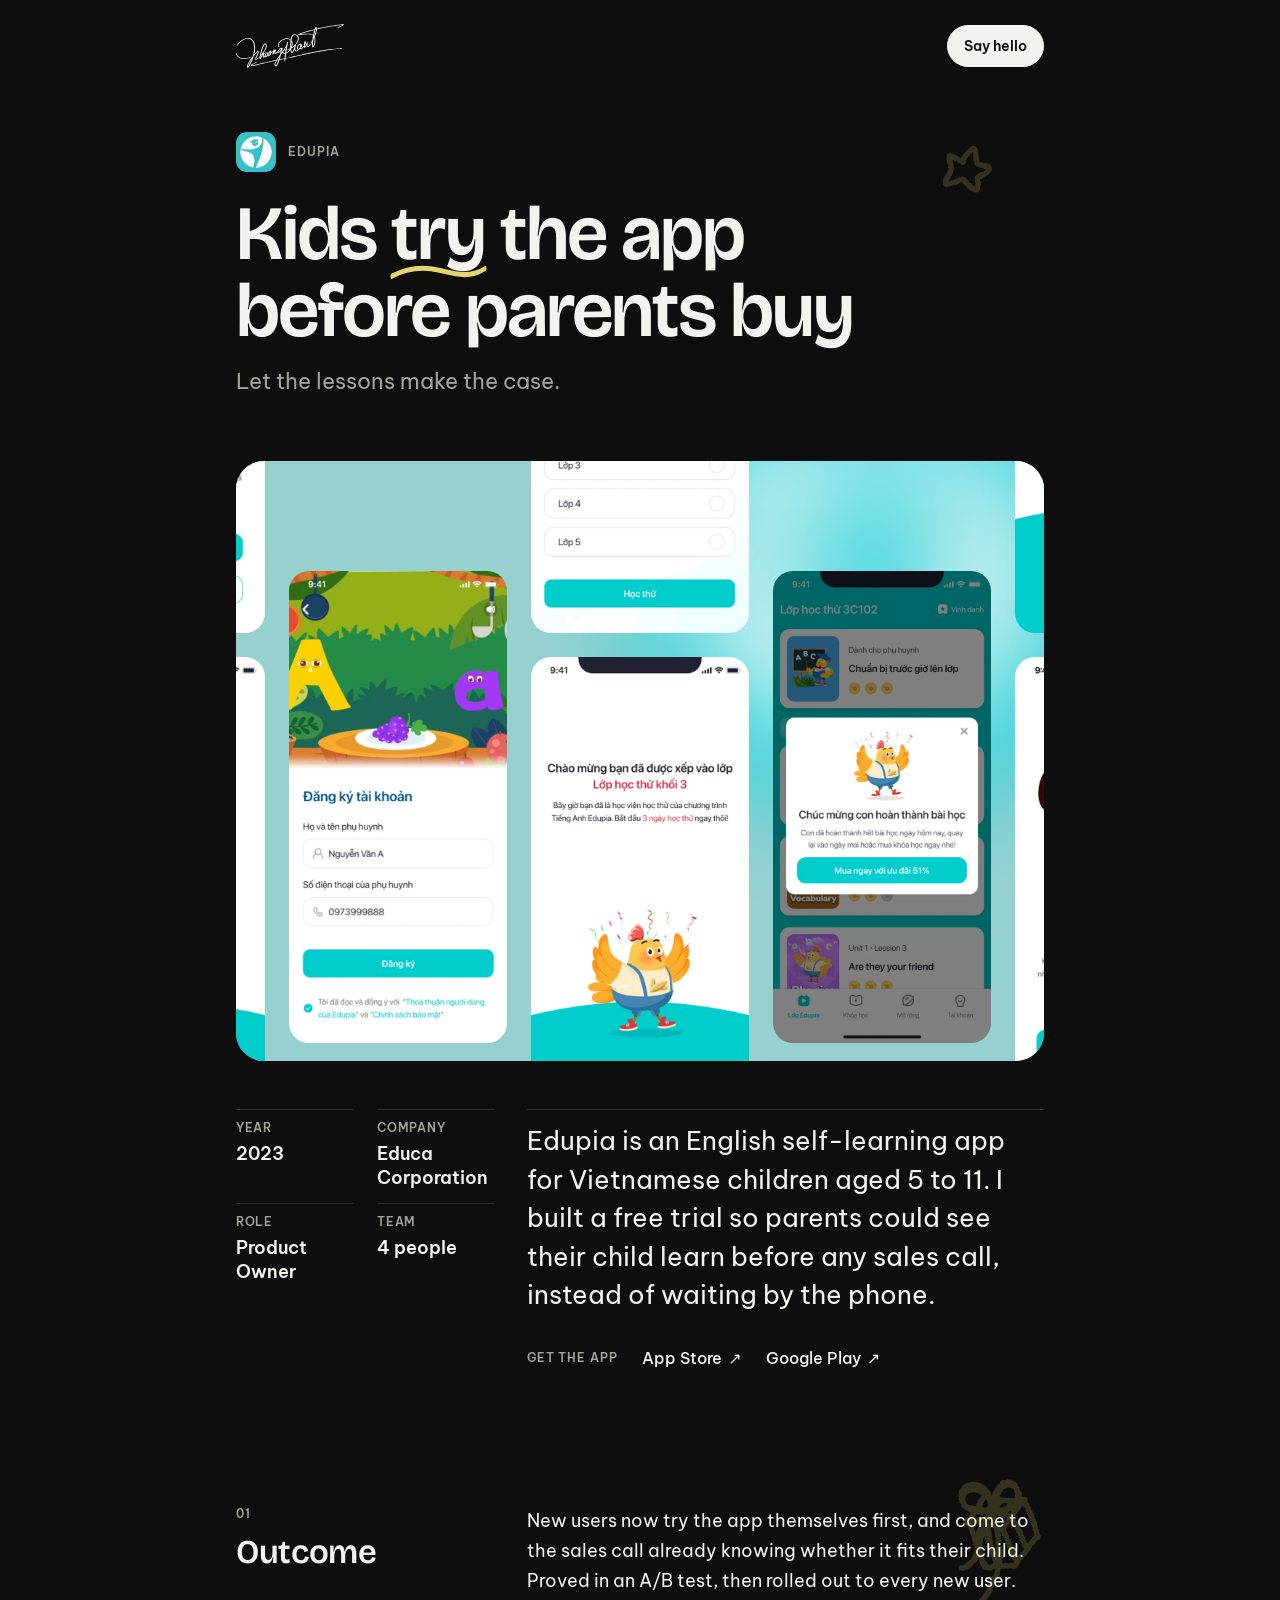
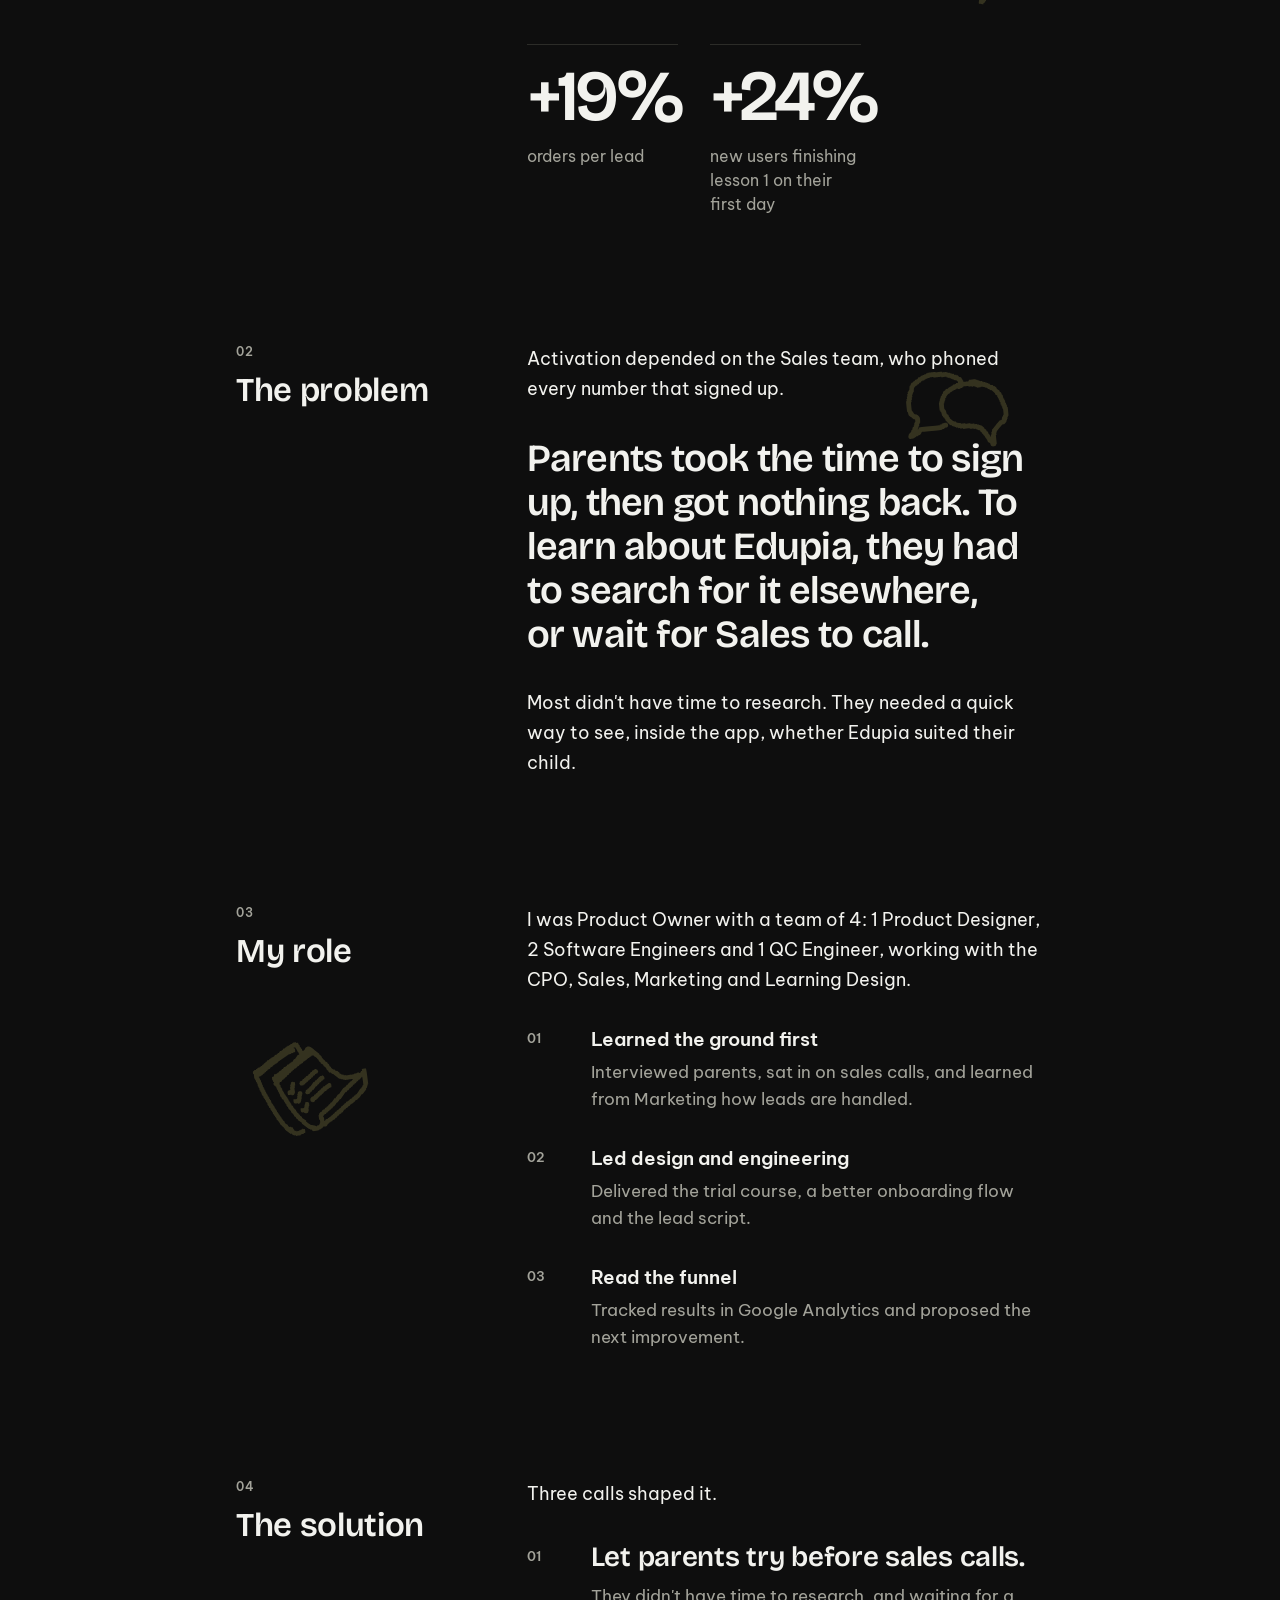
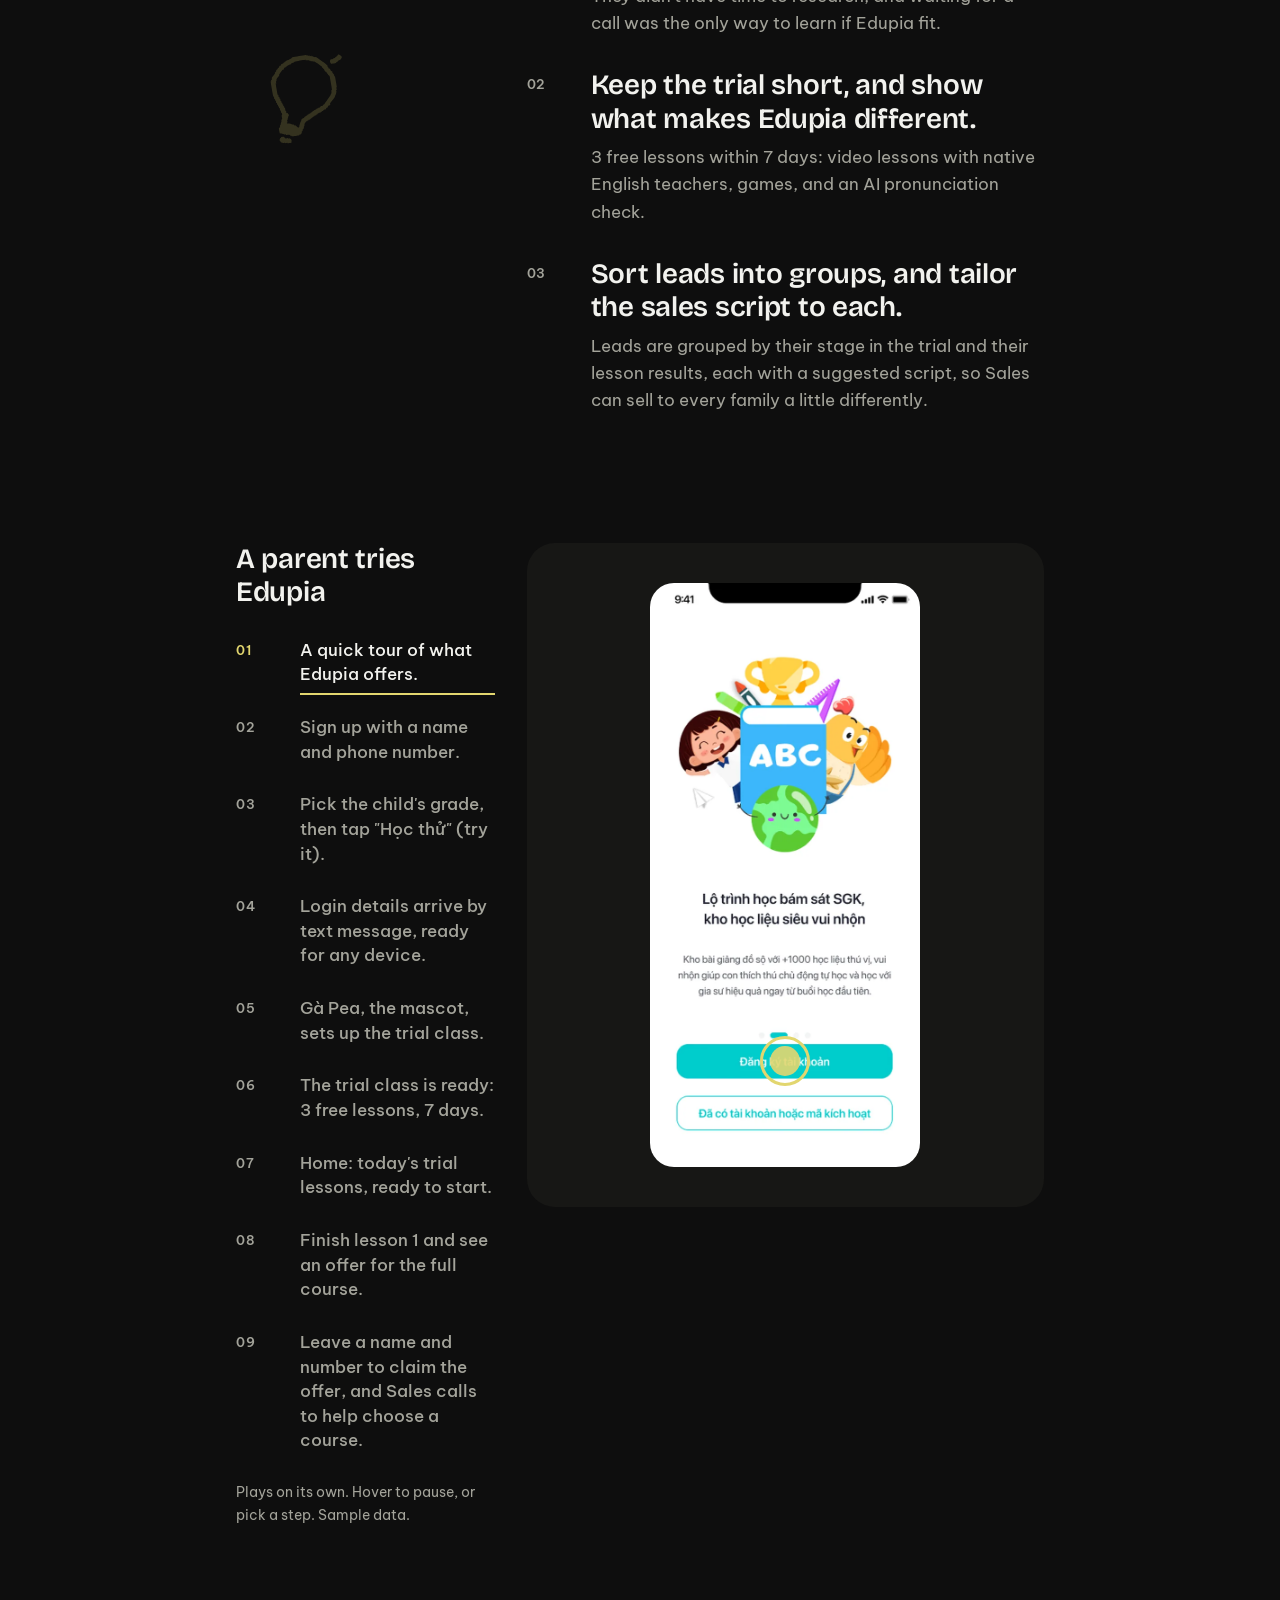
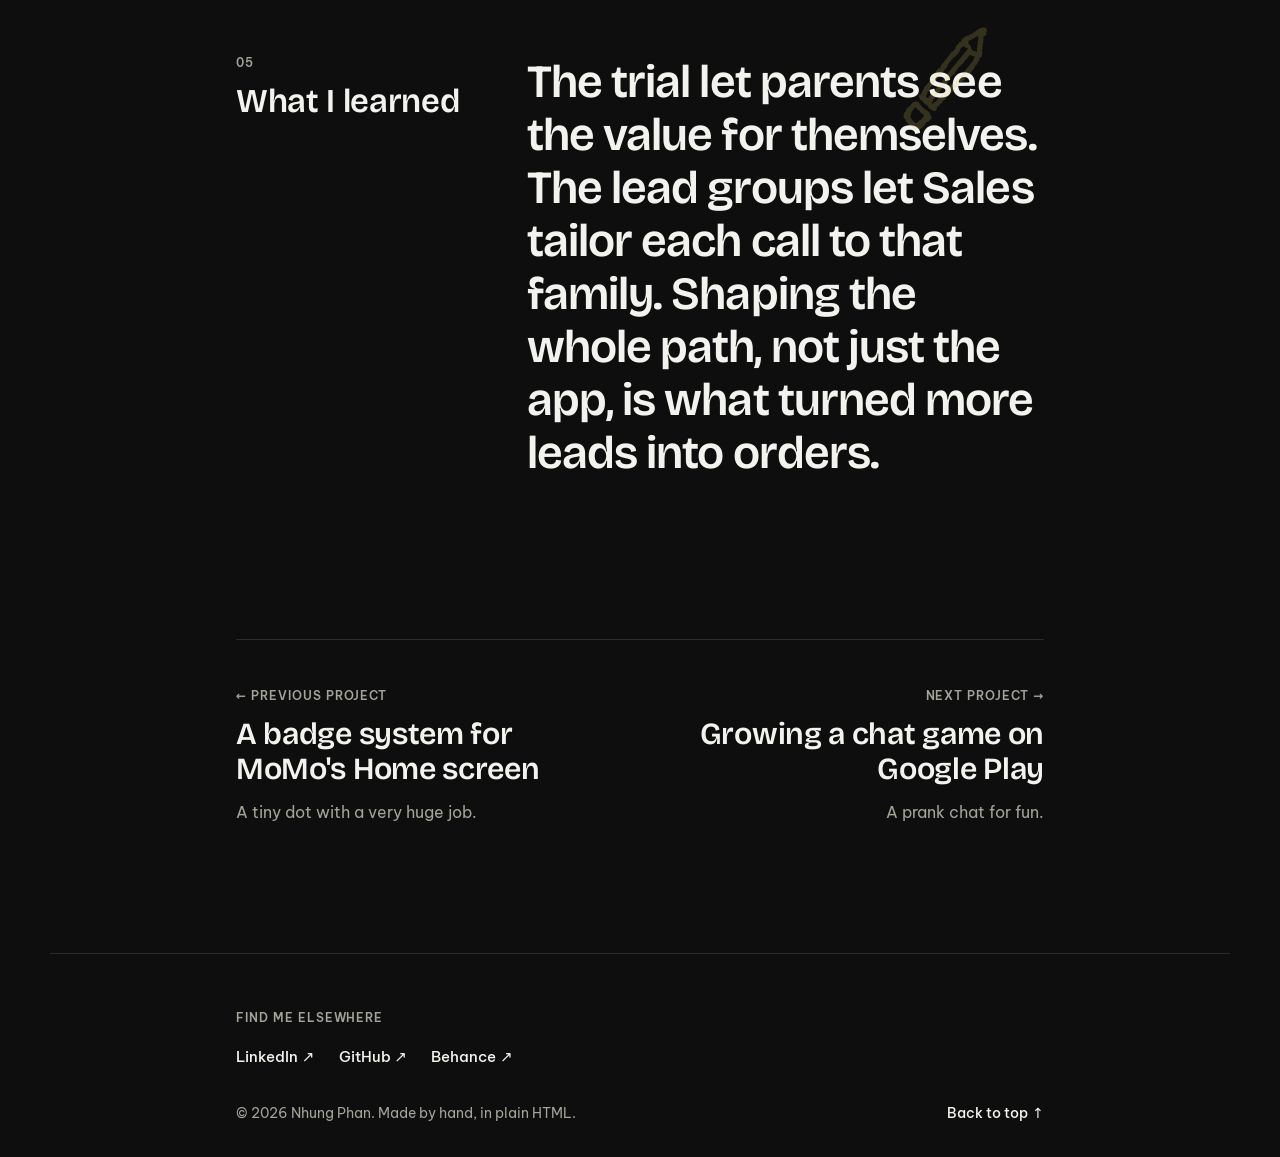
<file: projects/edupia.html>
<!doctype html>
<html lang="en">
<head>
<meta charset="utf-8">
<meta name="viewport" content="width=device-width, initial-scale=1">
<title>Kids try the app before parents buy · Nhung Phan</title>
<meta name="description" content="Edupia case study: a free trial that lets parents see their child learn before any sales call, with sales scripts tailored to each group of leads.">
<meta name="theme-color" content="#0e0e0e">
<link rel="canonical" href="https://nhungphant.github.io/projects/edupia.html">
<meta property="og:type" content="website">
<meta property="og:title" content="Kids try the app before parents buy · Nhung Phan">
<meta property="og:description" content="Edupia case study: a free trial that lets parents see their child learn before any sales call, with sales scripts tailored to each group of leads.">
<meta property="og:url" content="https://nhungphant.github.io/projects/edupia.html">
<meta property="og:image" content="https://nhungphant.github.io/assets/img/brand/social-preview.png">
<meta property="og:image:width" content="1200">
<meta property="og:image:height" content="630">
<meta property="og:image:alt" content="Nhung Phan, Product Manager: I make products the way I make gifts, with one specific person in mind.">
<meta name="twitter:card" content="summary_large_image">
<link rel="icon" href="../favicon.svg" type="image/svg+xml">
<link rel="preconnect" href="https://fonts.googleapis.com">
<link rel="preconnect" href="https://fonts.gstatic.com" crossorigin>
<link rel="stylesheet" href="https://fonts.googleapis.com/css2?family=Bricolage+Grotesque:opsz,wght@12..96,400..700&amp;family=Be+Vietnam+Pro:ital,wght@0,400;0,500;0,600;1,400&amp;display=swap">
<link rel="stylesheet" href="../assets/css/tokens.css?v=20261013b">
<link rel="stylesheet" href="../assets/css/base.css?v=20261013b">
<link rel="stylesheet" href="../assets/css/project.css?v=20261013b">
<script src="../assets/js/site.js?v=20261013b" defer></script>
</head>
<body data-page="project" data-start="head">
<div class="ld ld--notebook" aria-hidden="true"><div class="ld__in"><span class="ld__draw ld__draw--mark"><span class="ld__mark"></span></span><p class="ld__quote">Let the lessons make the case.</p><span class="ld__draw ld__draw--line"><svg class="ld__line" viewBox="0 0 300 24" preserveAspectRatio="none"><path pathLength="1" d="M4 15 C 46 8, 98 5, 152 9 S 246 17, 296 7"></path></svg></span></div></div>
<div class="pg">

<a class="skip" href="#main">Skip to content</a>
<header class="top wrap">
  <a class="n-signature" href="../index.html" aria-label="Nhung Phan, back to the home page"><span class="n-mark sig" aria-hidden="true"></span></a>
  <div class="top__right">
    <a class="n-btn n-btn--small hello" href="../index.html#hello" data-mail>Say hello</a>
    <button class="tlink menu-btn" type="button" aria-expanded="false" aria-controls="menu" data-menu><span class="n-scribble"><span data-menu-label>Menu</span><svg viewBox="0 0 300 24" preserveAspectRatio="none" aria-hidden="true"><path pathLength="1" d="M4 15 C 46 8, 98 5, 152 9 S 246 17, 296 7"></path></svg></span></button>
  </div>
</header>
<button class="fab fab--off" type="button" aria-expanded="false" aria-controls="menu" data-menu><span data-menu-label>Menu</span></button>
<div class="menu" id="menu" hidden>
  <button class="scrim" type="button" aria-label="Close menu" data-menu-close></button>
  <nav class="n-sheet sheet" aria-label="Menu">
    <ol class="n-sheet__list"><li><a href="#outcome"><span class="n-label">01</span>Outcome</a></li><li><a href="#problem"><span class="n-label">02</span>The problem</a></li><li><a href="#role"><span class="n-label">03</span>My role</a></li><li><a href="#solution"><span class="n-label">04</span>The solution</a></li><li><a href="#learned"><span class="n-label">05</span>What I learned</a></li></ol>
  </nav>
</div>
<div class="idx-zone" aria-hidden="true"></div>
<nav class="idx idx--off" aria-label="In this case study"><ol style="display: contents"><li style="display: contents"><a href="#outcome"><span class="n-label">01</span><span class="t">Outcome<svg viewBox="0 0 300 24" preserveAspectRatio="none" aria-hidden="true"><path pathLength="1" d="M4 15 C 46 8, 98 5, 152 9 S 246 17, 296 7"></path></svg></span></a></li><li style="display: contents"><a href="#problem"><span class="n-label">02</span><span class="t">The problem<svg viewBox="0 0 300 24" preserveAspectRatio="none" aria-hidden="true"><path pathLength="1" d="M4 15 C 46 8, 98 5, 152 9 S 246 17, 296 7"></path></svg></span></a></li><li style="display: contents"><a href="#role"><span class="n-label">03</span><span class="t">My role<svg viewBox="0 0 300 24" preserveAspectRatio="none" aria-hidden="true"><path pathLength="1" d="M4 15 C 46 8, 98 5, 152 9 S 246 17, 296 7"></path></svg></span></a></li><li style="display: contents"><a href="#solution"><span class="n-label">04</span><span class="t">The solution<svg viewBox="0 0 300 24" preserveAspectRatio="none" aria-hidden="true"><path pathLength="1" d="M4 15 C 46 8, 98 5, 152 9 S 246 17, 296 7"></path></svg></span></a></li><li style="display: contents"><a href="#learned"><span class="n-label">05</span><span class="t">What I learned<svg viewBox="0 0 300 24" preserveAspectRatio="none" aria-hidden="true"><path pathLength="1" d="M4 15 C 46 8, 98 5, 152 9 S 246 17, 296 7"></path></svg></span></a></li></ol></nav>
<main class="wrap" id="main">
  <header class="phead" id="head">
    <span class="dd dd-star" aria-hidden="true" style="width: 56px; height: 56px; right: 6%; top: 72px; rotate: 12deg"></span>
    <div class="phead__meta"><img src="../assets/img/icons/edupia.webp" alt="" width="40" height="40"><span class="n-label">Edupia</span></div>
    <h1>Kids <span class="n-scribble n-scribble--draw">try<svg viewBox="0 0 300 24" preserveAspectRatio="none" aria-hidden="true"><path pathLength="1" d="M4 15 C 46 8, 98 5, 152 9 S 246 17, 296 7"></path></svg></span> the app before parents buy</h1>
    <p class="phead__tag">Let the lessons make the case.</p>
    <div class="cover cover--edupia" role="img" aria-label="Screens from the Edupia free trial: sign-up, the trial class, lessons and the offer">
      <img class="glow" src="../assets/img/icons/edupia.webp" alt="">
      <div class="cols" aria-hidden="true"><div class="cols__c"><img src="../assets/img/screens/edupia/2-onboarding.webp" alt="" loading="lazy"><img src="../assets/img/screens/edupia/5b-class-setup.webp" alt="" loading="lazy"></div><div class="cols__c"><img src="../assets/img/screens/edupia/3-register.webp" alt="" loading="lazy"><img src="../assets/img/screens/edupia/6-home.webp" alt="" loading="lazy"></div><div class="cols__c"><img src="../assets/img/screens/edupia/4-register-info.webp" alt="" loading="lazy"><img src="../assets/img/screens/edupia/5-processing.webp" alt="" loading="lazy"></div><div class="cols__c"><img src="../assets/img/screens/edupia/7-lesson-done.webp" alt="" loading="lazy"><img src="../assets/img/screens/edupia/8-subscription.webp" alt="" loading="lazy"></div><div class="cols__c"><img src="../assets/img/screens/edupia/5a-login-sms.webp" alt="" loading="lazy"><img src="../assets/img/screens/edupia/2-onboarding.webp" alt="" loading="lazy"></div></div>
    </div>
    <div class="intro">
      <dl class="glance"><div><dt>Year</dt><dd>2023</dd></div><div><dt>Company</dt><dd>Educa Corporation</dd></div><div><dt>Role</dt><dd>Product Owner</dd></div><div><dt>Team</dt><dd>4 people</dd></div></dl>
      <div class="sum">
        <p>Edupia is an English self-learning app for Vietnamese children aged 5 to 11. I built a free trial so parents could see their child learn before any sales call, instead of waiting by the phone.</p>
        <p class="getapp"><span class="n-label">Get the app</span><a class="tlink" href="https://apps.apple.com/ae/app/edupia-kid-ti%E1%BA%BFng-anh-cho-b%C3%A9/id1427111599" target="_blank" rel="noopener"><span class="n-scribble">App Store<svg viewBox="0 0 300 24" preserveAspectRatio="none" aria-hidden="true"><path pathLength="1" d="M4 15 C 46 8, 98 5, 152 9 S 246 17, 296 7"></path></svg></span> <span aria-hidden="true">↗</span></a><a class="tlink" href="https://play.google.com/store/apps/details?id=com.edupia.app.english.kid&amp;hl=en" target="_blank" rel="noopener"><span class="n-scribble">Google Play<svg viewBox="0 0 300 24" preserveAspectRatio="none" aria-hidden="true"><path pathLength="1" d="M4 15 C 46 8, 98 5, 152 9 S 246 17, 296 7"></path></svg></span> <span aria-hidden="true">↗</span></a></p>
      </div>
    </div>
  </header>

  <section class="blk" id="outcome">
    <span class="dd dd-gift dd-mh" aria-hidden="true" style="width: 96px; height: 136px; right: 0; top: 96px; rotate: 8deg"></span>
    <h2><span class="n-label">01</span>Outcome</h2>
    <div>
      <p class="txt">New users now try the app themselves first, and come to the sales call already knowing whether it fits their child. Proved in an A/B test, then rolled out to every new user.</p>
      <div class="stats">
        <div class="stat"><span class="stat__n">+19%</span><span class="stat__l">orders per lead</span></div>
        <div class="stat"><span class="stat__n">+24%</span><span class="stat__l">new users finishing lesson 1 on their first day</span></div>
      </div>
    </div>
  </section>

  <section class="blk" id="problem">
    <span class="dd dd-chat" aria-hidden="true" style="width: 110px; height: 88px; right: 4%; top: 150px; rotate: -6deg"></span>
    <h2><span class="n-label">02</span>The problem</h2>
    <div>
      <p class="txt">Activation depended on the Sales team, who phoned every number that signed up.</p>
      <p class="pull">Parents took the time to sign up, then got nothing back. To learn about Edupia, they had to search for it elsewhere, or wait for Sales to call.</p>
      <p class="txt">Most didn't have time to research. They needed a quick way to see, inside the app, whether Edupia suited their child.</p>
    </div>
  </section>

  <section class="blk" id="role">
    <span class="dd dd-notebook dd-mh" aria-hidden="true" style="width: 120px; height: 100px; left: 2%; top: 260px; rotate: -8deg"></span>
    <h2><span class="n-label">03</span>My role</h2>
    <div>
      <p class="txt">I was Product Owner with a team of 4: 1 Product Designer, 2 Software Engineers and 1 QC Engineer, working with the CPO, Sales, Marketing and Learning Design.</p>
      <ol class="rows">
        <li><div><h3>Learned the ground first</h3><p>Interviewed parents, sat in on sales calls, and learned from Marketing how leads are handled.</p></div></li>
        <li><div><h3>Led design and engineering</h3><p>Delivered the trial course, a better onboarding flow and the lead script.</p></div></li>
        <li><div><h3>Read the funnel</h3><p>Tracked results in Google Analytics and proposed the next improvement.</p></div></li>
      </ol>
    </div>
  </section>

  <section class="blk" id="solution">
    <span class="dd dd-bulb" aria-hidden="true" style="width: 84px; height: 92px; left: 4%; top: 300px; rotate: -10deg"></span>
    <h2><span class="n-label">04</span>The solution</h2>
    <div>
      <p class="txt">Three calls shaped it.</p>
      <ol class="rows rows--big">
        <li><div><h3>Let parents try before sales calls.</h3><p>They didn't have time to research, and waiting for a call was the only way to learn if Edupia fit.</p></div></li>
        <li><div><h3>Keep the trial short, and show what makes Edupia different.</h3><p>3 free lessons within 7 days: video lessons with native English teachers, games, and an AI pronunciation check.</p></div></li>
        <li><div><h3>Sort leads into groups, and tailor the sales script to each.</h3><p>Leads are grouped by their stage in the trial and their lesson results, each with a suggested script, so Sales can sell to every family a little differently.</p></div></li>
      </ol>
    </div>
    <div class="full">
      <div class="demo" data-demo="edu">
        <div>
          <h3 class="flow__t">A parent tries Edupia</h3>
          <ol class="steps"><li><button type="button" aria-current="step" data-step="0" data-src="../assets/img/screens/edupia/2-onboarding.webp" data-alt="Onboarding screen showing what Edupia offers, with a sign-up button"><span class="n-label">01</span><span>A quick tour of what Edupia offers.</span><span class="bar" aria-hidden="true"><i></i></span></button></li><li><button type="button" data-step="1" data-src="../assets/img/screens/edupia/3-register.webp" data-alt="Sign-up form with the parent's name and phone number"><span class="n-label">02</span><span>Sign up with a name and phone number.</span><span class="bar" aria-hidden="true"><i></i></span></button></li><li><button type="button" data-step="2" data-src="../assets/img/screens/edupia/4-register-info.webp" data-alt="Choosing the child's grade, with a Try it button"><span class="n-label">03</span><span>Pick the child's grade, then tap "Học thử" (try it).</span><span class="bar" aria-hidden="true"><i></i></span></button></li><li><button type="button" data-step="3" data-src="../assets/img/screens/edupia/5a-login-sms.webp" data-alt="Message saying the login details were sent by text, with the mascot"><span class="n-label">04</span><span>Login details arrive by text message, ready for any device.</span><span class="bar" aria-hidden="true"><i></i></span></button></li><li><button type="button" data-step="4" data-src="../assets/img/screens/edupia/5b-class-setup.webp" data-alt="The mascot setting up the class, with a progress bar"><span class="n-label">05</span><span>Gà Pea, the mascot, sets up the trial class.</span><span class="bar" aria-hidden="true"><i></i></span></button></li><li><button type="button" data-step="5" data-src="../assets/img/screens/edupia/5-processing.webp" data-alt="Welcome to the trial class, with a Start learning button"><span class="n-label">06</span><span>The trial class is ready: 3 free lessons, 7 days.</span><span class="bar" aria-hidden="true"><i></i></span></button></li><li><button type="button" data-step="6" data-src="../assets/img/screens/edupia/6-home.webp" data-alt="Home screen of the trial class with today's lessons"><span class="n-label">07</span><span>Home: today's trial lessons, ready to start.</span><span class="bar" aria-hidden="true"><i></i></span></button></li><li><button type="button" data-step="7" data-src="../assets/img/screens/edupia/7-lesson-done.webp" data-alt="Pop-up congratulating the child on finishing the lesson, with an offer for the full course"><span class="n-label">08</span><span>Finish lesson 1 and see an offer for the full course.</span><span class="bar" aria-hidden="true"><i></i></span></button></li><li><button type="button" data-step="8" data-src="../assets/img/screens/edupia/8-subscription.webp" data-alt="Offer form asking for the parent's name and phone number"><span class="n-label">09</span><span>Leave a name and number to claim the offer, and Sales calls to help choose a course.</span><span class="bar" aria-hidden="true"><i></i></span></button></li></ol>
          <p class="demo__note">Plays on its own. Hover to pause, or pick a step. Sample data.</p>
        </div>
        <div class="stage">
          <div class="phone">
            <img src="../assets/img/screens/edupia/2-onboarding.webp" alt="Onboarding screen showing what Edupia offers, with a sign-up button" data-shot>
            <span class="tap tap--edu-0" aria-hidden="true" data-tap></span>
          </div>
        </div>
      </div>
    </div>
  </section>

  <section class="blk" id="learned">
    <span class="dd dd-pencil" aria-hidden="true" style="width: 100px; height: 104px; right: 6%; top: 100px; rotate: -6deg"></span>
    <h2><span class="n-label">05</span>What I learned</h2>
    <div>
      <p class="pull pull--end" style="margin-top: 0">The trial let parents see the value for themselves. The lead groups let Sales tailor each call to that family. Shaping the whole path, not just the app, is what turned more leads into orders.</p>
    </div>
  </section>

  <nav class="pn" aria-label="More case studies">
    <a class="pn__a" href="momo.html"><span class="n-label"><span class="n-arrow n-arrow--back" aria-hidden="true">←</span> Previous project</span><span class="pn__t">A badge system for MoMo's Home screen</span><span class="pn__s">A tiny dot with a very huge job.</span></a>
    <a class="pn__a pn__a--next" href="wee.html"><span class="n-label">Next project <span class="n-arrow n-arrow--fwd" aria-hidden="true">→</span></span><span class="pn__t">Growing a chat game on Google Play</span><span class="pn__s">A prank chat for fun.</span></a>
  </nav>
</main>

<footer class="n-footer wrap foot" id="footer">
  <div class="n-footer__top">
    <div><span class="n-label">Find me elsewhere</span>
      <ul class="n-footer__links">
        <li><a class="n-textlink" href="https://www.linkedin.com/in/nhungphant/" target="_blank" rel="noopener">LinkedIn <span aria-hidden="true">↗</span></a></li>
        <li><a class="n-textlink" href="https://github.com/nhungphant" target="_blank" rel="noopener">GitHub <span aria-hidden="true">↗</span></a></li>
        <li><a class="n-textlink" href="https://www.behance.net/nhungphant" target="_blank" rel="noopener">Behance <span aria-hidden="true">↗</span></a></li>
      </ul>
    </div>
  </div>
  <div class="n-footer__bottom"><span>© 2026 Nhung Phan. Made by hand, in plain HTML.</span><a class="n-textlink" href="#head" style="font-size: 14px">Back to top <span class="n-arrow n-arrow--up" aria-hidden="true">↑</span></a></div>
</footer>

</div>
</body>
</html>
</file>
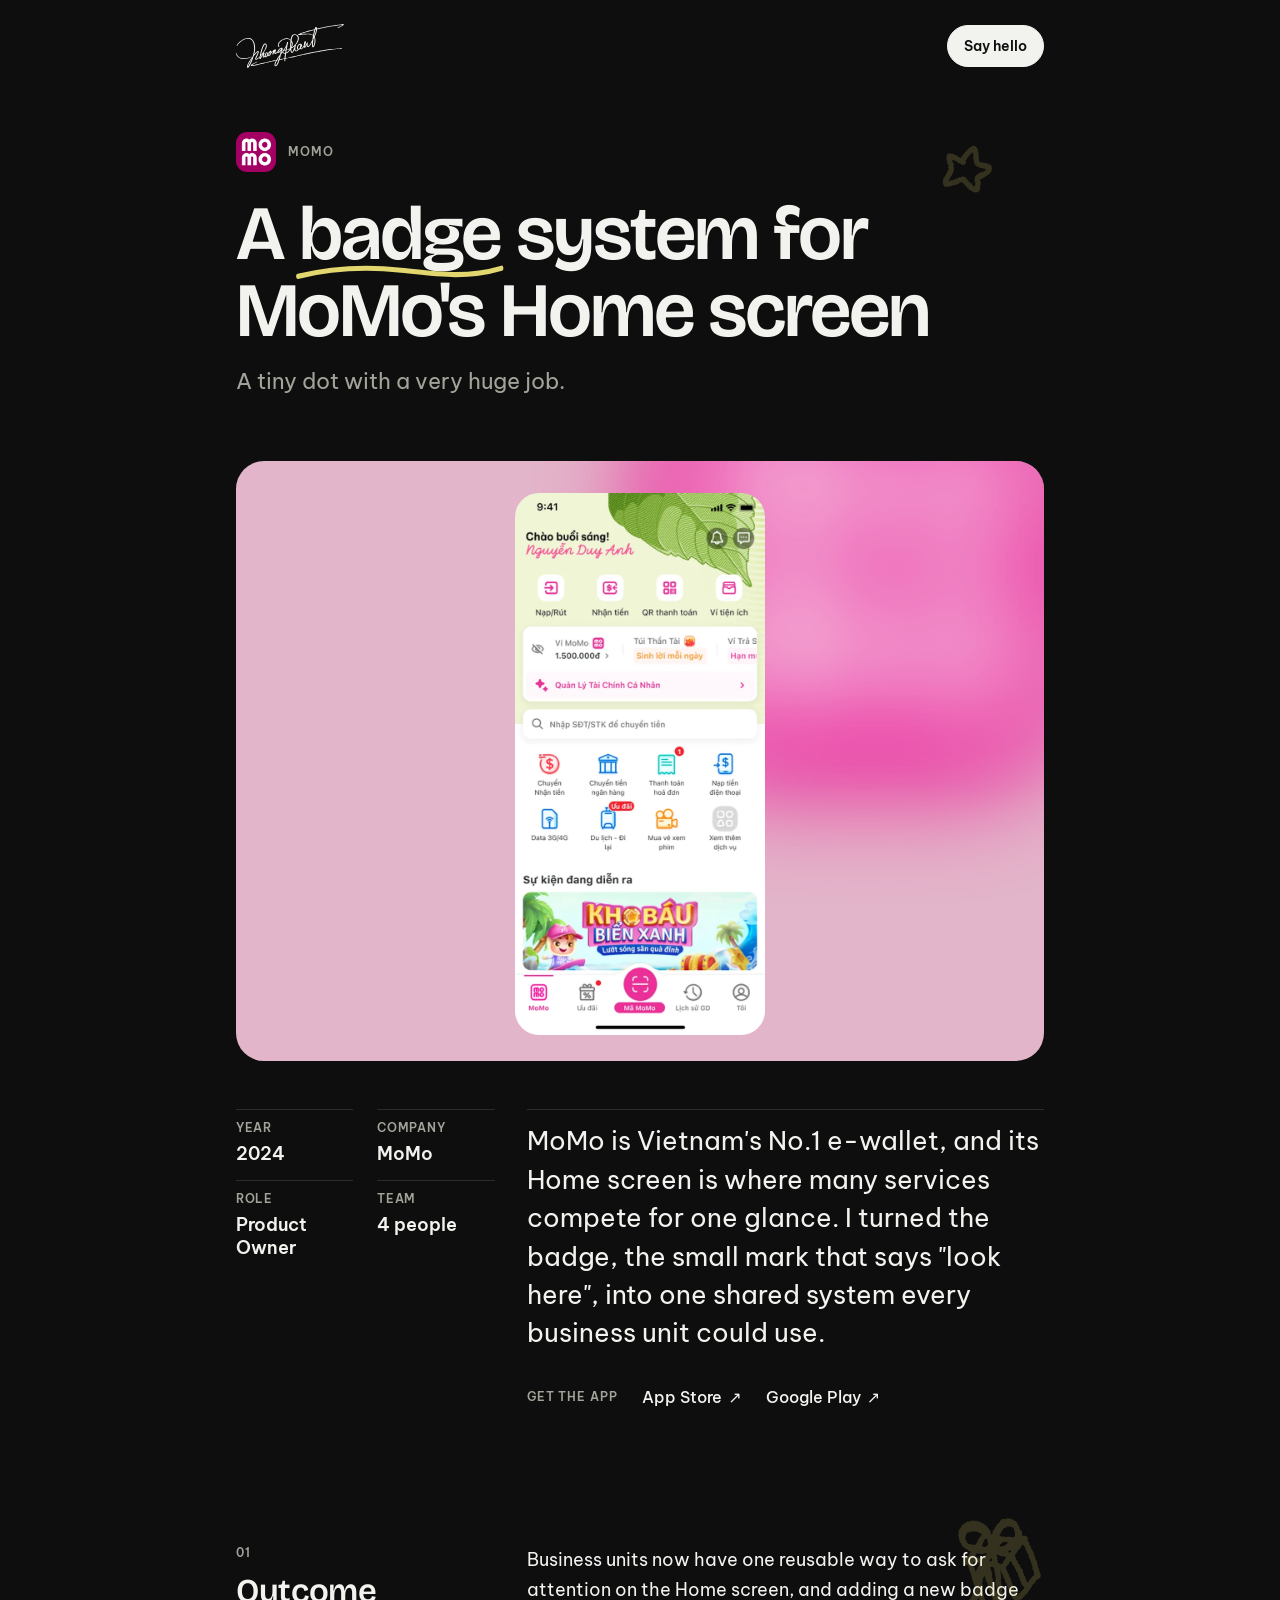
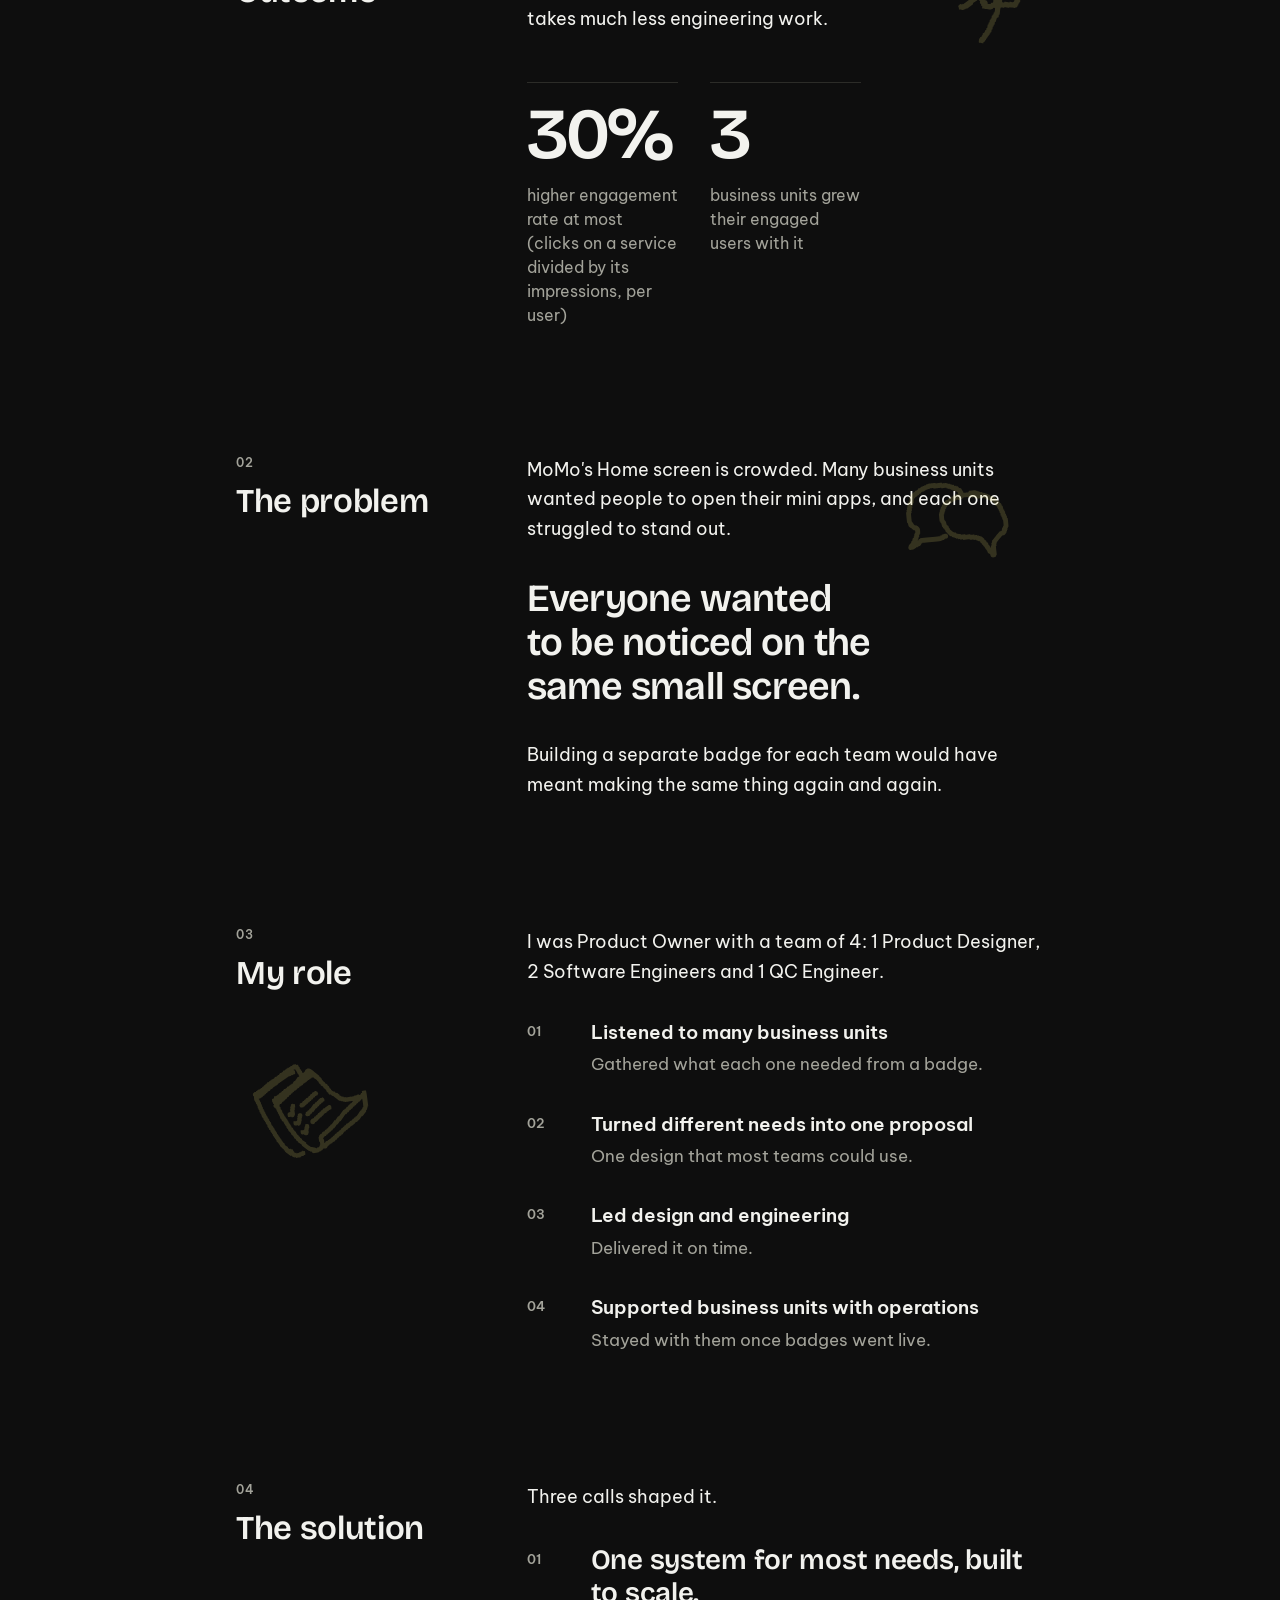
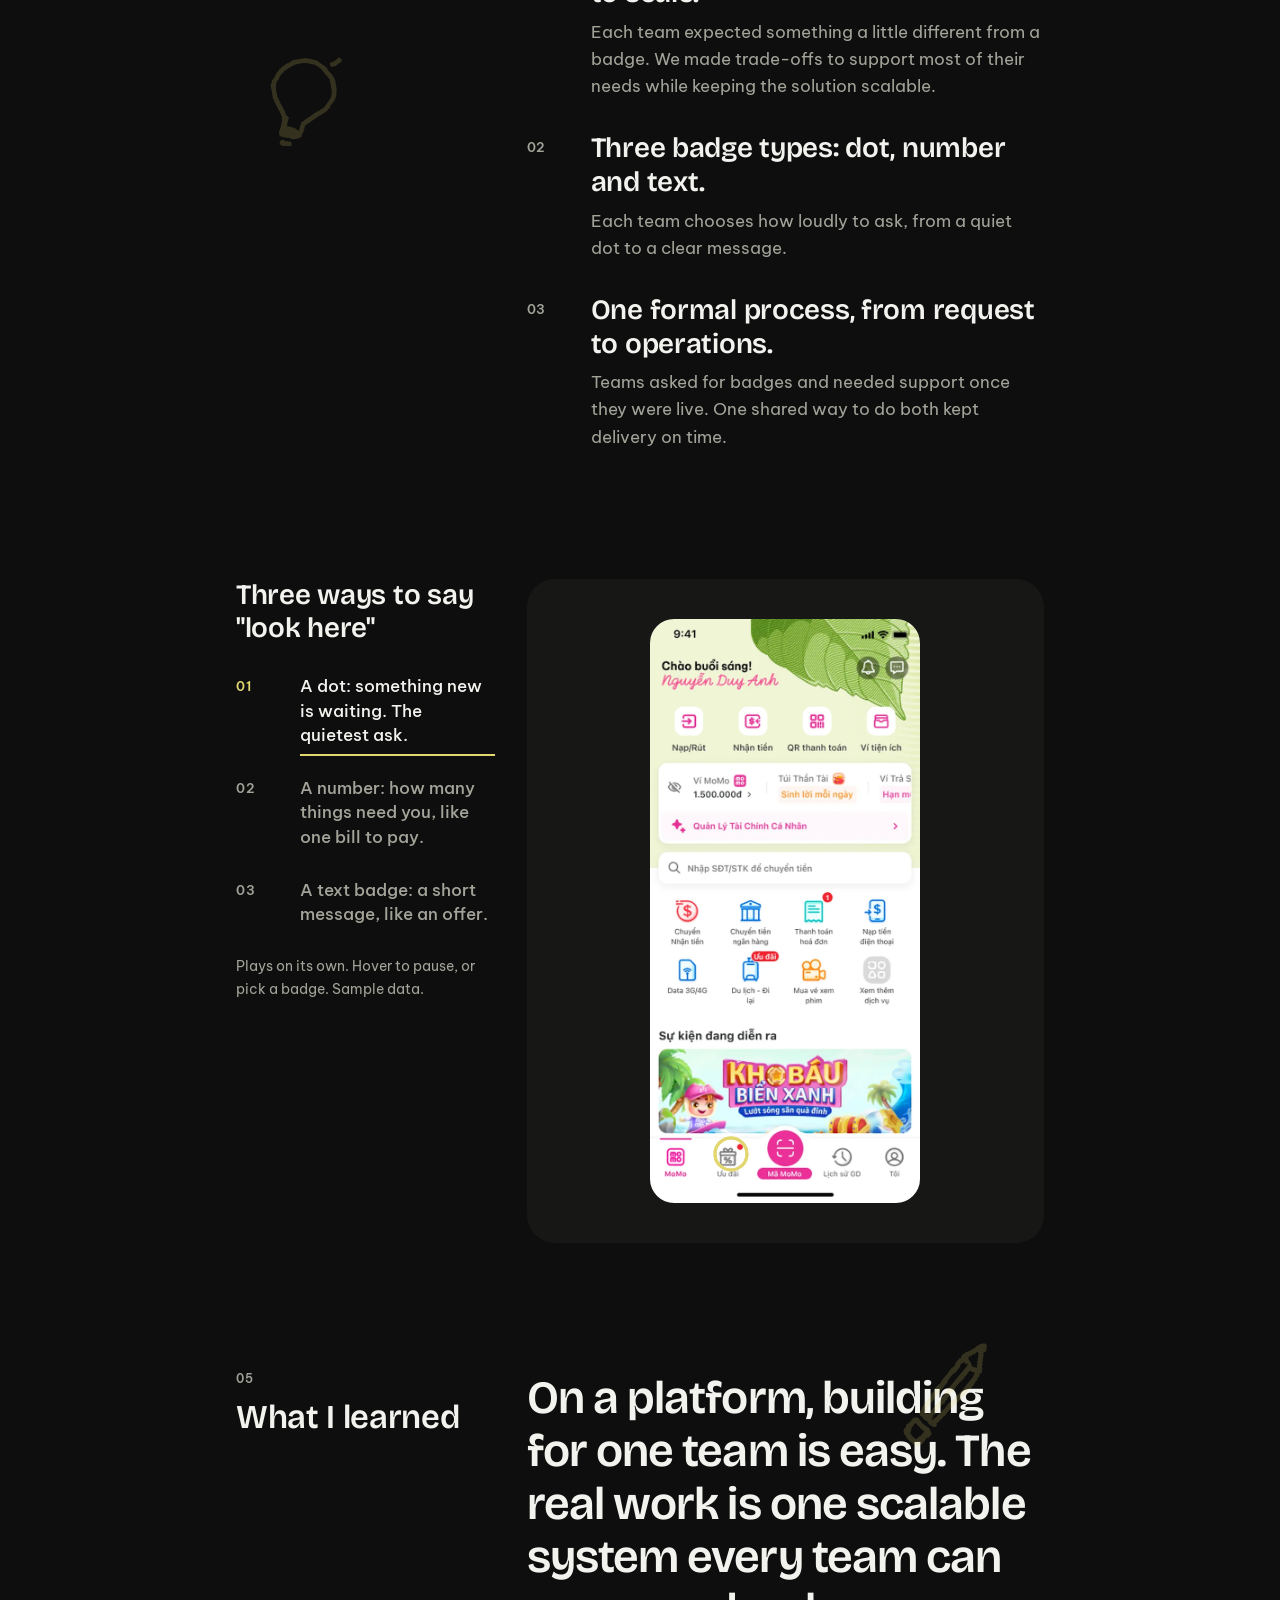
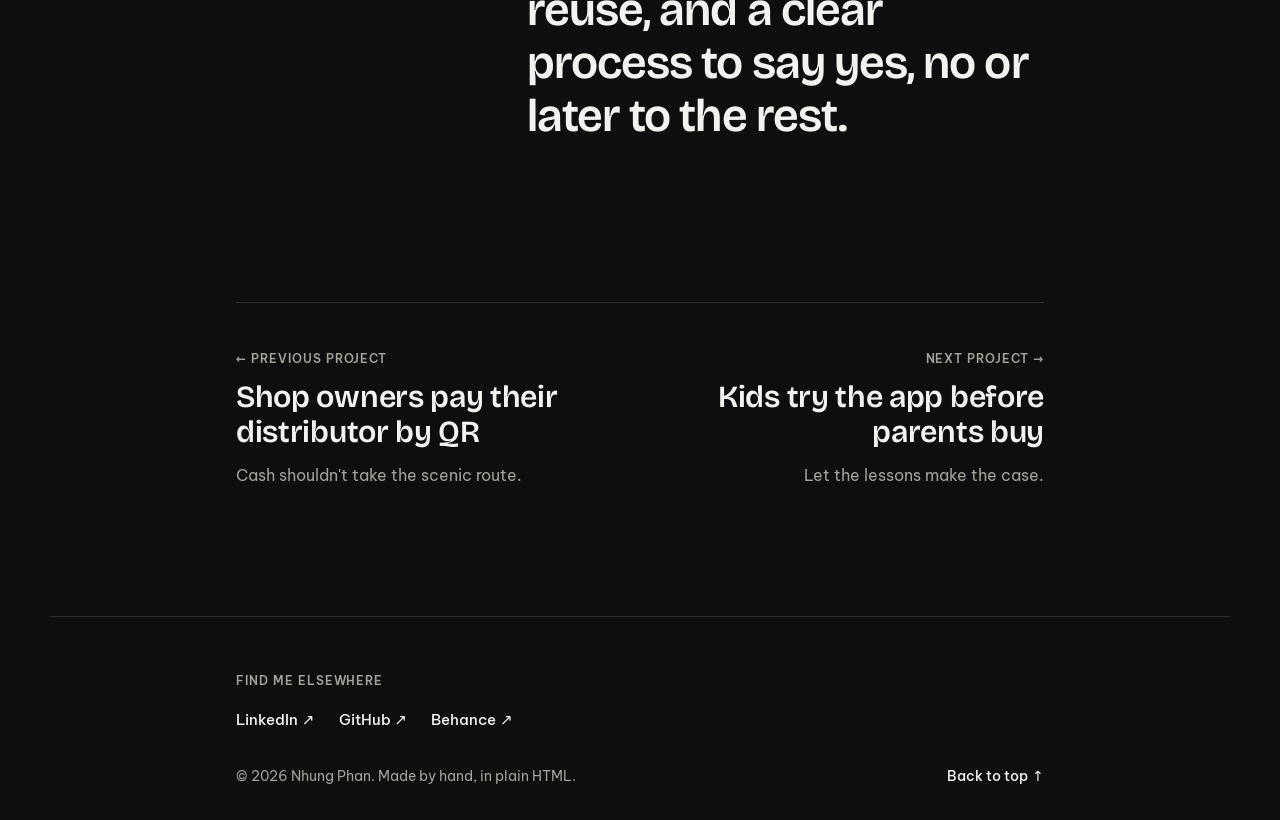
<file: projects/momo.html>
<!doctype html>
<html lang="en">
<head>
<meta charset="utf-8">
<meta name="viewport" content="width=device-width, initial-scale=1">
<title>A badge system for MoMo's Home screen · Nhung Phan</title>
<meta name="description" content="MoMo case study: one shared badge system that lets every business unit ask for attention on the Home screen, with a dot, a number or a text badge.">
<meta name="theme-color" content="#0e0e0e">
<link rel="canonical" href="https://nhungphant.github.io/projects/momo.html">
<meta property="og:type" content="website">
<meta property="og:title" content="A badge system for MoMo's Home screen · Nhung Phan">
<meta property="og:description" content="MoMo case study: one shared badge system that lets every business unit ask for attention on the Home screen, with a dot, a number or a text badge.">
<meta property="og:url" content="https://nhungphant.github.io/projects/momo.html">
<meta property="og:image" content="https://nhungphant.github.io/assets/img/brand/social-preview.png">
<meta property="og:image:width" content="1200">
<meta property="og:image:height" content="630">
<meta property="og:image:alt" content="Nhung Phan, Product Manager: I make products the way I make gifts, with one specific person in mind.">
<meta name="twitter:card" content="summary_large_image">
<link rel="icon" href="../favicon.svg" type="image/svg+xml">
<link rel="preconnect" href="https://fonts.googleapis.com">
<link rel="preconnect" href="https://fonts.gstatic.com" crossorigin>
<link rel="stylesheet" href="https://fonts.googleapis.com/css2?family=Bricolage+Grotesque:opsz,wght@12..96,400..700&amp;family=Be+Vietnam+Pro:ital,wght@0,400;0,500;0,600;1,400&amp;display=swap">
<link rel="stylesheet" href="../assets/css/tokens.css?v=20261013b">
<link rel="stylesheet" href="../assets/css/base.css?v=20261013b">
<link rel="stylesheet" href="../assets/css/project.css?v=20261013b">
<script src="../assets/js/site.js?v=20261013b" defer></script>
</head>
<body data-page="project" data-start="head">
<div class="ld ld--star" aria-hidden="true"><div class="ld__in"><span class="ld__draw ld__draw--mark"><span class="ld__mark"></span></span><p class="ld__quote">A tiny dot with a very huge job.</p><span class="ld__draw ld__draw--line"><svg class="ld__line" viewBox="0 0 300 24" preserveAspectRatio="none"><path pathLength="1" d="M4 15 C 46 8, 98 5, 152 9 S 246 17, 296 7"></path></svg></span></div></div>
<div class="pg">

<a class="skip" href="#main">Skip to content</a>
<header class="top wrap">
  <a class="n-signature" href="../index.html" aria-label="Nhung Phan, back to the home page"><span class="n-mark sig" aria-hidden="true"></span></a>
  <div class="top__right">
    <a class="n-btn n-btn--small hello" href="../index.html#hello" data-mail>Say hello</a>
    <button class="tlink menu-btn" type="button" aria-expanded="false" aria-controls="menu" data-menu><span class="n-scribble"><span data-menu-label>Menu</span><svg viewBox="0 0 300 24" preserveAspectRatio="none" aria-hidden="true"><path pathLength="1" d="M4 15 C 46 8, 98 5, 152 9 S 246 17, 296 7"></path></svg></span></button>
  </div>
</header>
<button class="fab fab--off" type="button" aria-expanded="false" aria-controls="menu" data-menu><span data-menu-label>Menu</span></button>
<div class="menu" id="menu" hidden>
  <button class="scrim" type="button" aria-label="Close menu" data-menu-close></button>
  <nav class="n-sheet sheet" aria-label="Menu">
    <ol class="n-sheet__list"><li><a href="#outcome"><span class="n-label">01</span>Outcome</a></li><li><a href="#problem"><span class="n-label">02</span>The problem</a></li><li><a href="#role"><span class="n-label">03</span>My role</a></li><li><a href="#solution"><span class="n-label">04</span>The solution</a></li><li><a href="#learned"><span class="n-label">05</span>What I learned</a></li></ol>
  </nav>
</div>
<div class="idx-zone" aria-hidden="true"></div>
<nav class="idx idx--off" aria-label="In this case study"><ol style="display: contents"><li style="display: contents"><a href="#outcome"><span class="n-label">01</span><span class="t">Outcome<svg viewBox="0 0 300 24" preserveAspectRatio="none" aria-hidden="true"><path pathLength="1" d="M4 15 C 46 8, 98 5, 152 9 S 246 17, 296 7"></path></svg></span></a></li><li style="display: contents"><a href="#problem"><span class="n-label">02</span><span class="t">The problem<svg viewBox="0 0 300 24" preserveAspectRatio="none" aria-hidden="true"><path pathLength="1" d="M4 15 C 46 8, 98 5, 152 9 S 246 17, 296 7"></path></svg></span></a></li><li style="display: contents"><a href="#role"><span class="n-label">03</span><span class="t">My role<svg viewBox="0 0 300 24" preserveAspectRatio="none" aria-hidden="true"><path pathLength="1" d="M4 15 C 46 8, 98 5, 152 9 S 246 17, 296 7"></path></svg></span></a></li><li style="display: contents"><a href="#solution"><span class="n-label">04</span><span class="t">The solution<svg viewBox="0 0 300 24" preserveAspectRatio="none" aria-hidden="true"><path pathLength="1" d="M4 15 C 46 8, 98 5, 152 9 S 246 17, 296 7"></path></svg></span></a></li><li style="display: contents"><a href="#learned"><span class="n-label">05</span><span class="t">What I learned<svg viewBox="0 0 300 24" preserveAspectRatio="none" aria-hidden="true"><path pathLength="1" d="M4 15 C 46 8, 98 5, 152 9 S 246 17, 296 7"></path></svg></span></a></li></ol></nav>
<main class="wrap" id="main">
  <header class="phead" id="head">
    <span class="dd dd-star" aria-hidden="true" style="width: 56px; height: 56px; right: 6%; top: 72px; rotate: 12deg"></span>
    <div class="phead__meta"><img src="../assets/img/icons/momo.webp" alt="" width="40" height="40"><span class="n-label">MoMo</span></div>
    <h1>A <span class="n-scribble n-scribble--draw">badge<svg viewBox="0 0 300 24" preserveAspectRatio="none" aria-hidden="true"><path pathLength="1" d="M4 15 C 46 8, 98 5, 152 9 S 246 17, 296 7"></path></svg></span> system for MoMo's Home screen</h1>
    <p class="phead__tag">A tiny dot with a very huge job.</p>
    <div class="cover cover--momo" role="img" aria-label="The MoMo Home screen, zooming in on its number, text and dot badges in turn">
      <img class="glow" src="../assets/img/icons/momo.webp" alt="">
      <div class="spot" aria-hidden="true"><img src="../assets/img/screens/momo/home-badge.webp" alt=""></div>
    </div>
    <div class="intro">
      <dl class="glance"><div><dt>Year</dt><dd>2024</dd></div><div><dt>Company</dt><dd>MoMo</dd></div><div><dt>Role</dt><dd>Product Owner</dd></div><div><dt>Team</dt><dd>4 people</dd></div></dl>
      <div class="sum">
        <p>MoMo is Vietnam's No.1 e-wallet, and its Home screen is where many services compete for one glance. I turned the badge, the small mark that says "look here", into one shared system every business unit could use.</p>
        <p class="getapp"><span class="n-label">Get the app</span><a class="tlink" href="https://apps.apple.com/vn/app/momo-tr%E1%BB%A3-th%E1%BB%A7-t%C3%A0i-ch%C3%ADnh-v%E1%BB%9Bi-ai/id918751511" target="_blank" rel="noopener"><span class="n-scribble">App Store<svg viewBox="0 0 300 24" preserveAspectRatio="none" aria-hidden="true"><path pathLength="1" d="M4 15 C 46 8, 98 5, 152 9 S 246 17, 296 7"></path></svg></span> <span aria-hidden="true">↗</span></a><a class="tlink" href="https://play.google.com/store/apps/details?id=com.mservice.momotransfer&amp;hl=en" target="_blank" rel="noopener"><span class="n-scribble">Google Play<svg viewBox="0 0 300 24" preserveAspectRatio="none" aria-hidden="true"><path pathLength="1" d="M4 15 C 46 8, 98 5, 152 9 S 246 17, 296 7"></path></svg></span> <span aria-hidden="true">↗</span></a></p>
      </div>
    </div>
  </header>

  <section class="blk" id="outcome">
    <span class="dd dd-gift dd-mh" aria-hidden="true" style="width: 96px; height: 136px; right: 0; top: 96px; rotate: 8deg"></span>
    <h2><span class="n-label">01</span>Outcome</h2>
    <div>
      <p class="txt">Business units now have one reusable way to ask for attention on the Home screen, and adding a new badge takes much less engineering work.</p>
      <div class="stats">
        <div class="stat"><span class="stat__n">30%</span><span class="stat__l">higher engagement rate at most (clicks on a service divided by its impressions, per user)</span></div>
        <div class="stat"><span class="stat__n">3</span><span class="stat__l">business units grew their engaged users with it</span></div>
      </div>
    </div>
  </section>

  <section class="blk" id="problem">
    <span class="dd dd-chat" aria-hidden="true" style="width: 110px; height: 88px; right: 4%; top: 150px; rotate: -6deg"></span>
    <h2><span class="n-label">02</span>The problem</h2>
    <div>
      <p class="txt">MoMo's Home screen is crowded. Many business units wanted people to open their mini apps, and each one struggled to stand out.</p>
      <p class="pull">Everyone wanted to be noticed on the same small screen.</p>
      <p class="txt">Building a separate badge for each team would have meant making the same thing again and again.</p>
    </div>
  </section>

  <section class="blk" id="role">
    <span class="dd dd-notebook dd-mh" aria-hidden="true" style="width: 120px; height: 100px; left: 2%; top: 260px; rotate: -8deg"></span>
    <h2><span class="n-label">03</span>My role</h2>
    <div>
      <p class="txt">I was Product Owner with a team of 4: 1 Product Designer, 2 Software Engineers and 1 QC Engineer.</p>
      <ol class="rows">
        <li><div><h3>Listened to many business units</h3><p>Gathered what each one needed from a badge.</p></div></li>
        <li><div><h3>Turned different needs into one proposal</h3><p>One design that most teams could use.</p></div></li>
        <li><div><h3>Led design and engineering</h3><p>Delivered it on time.</p></div></li>
        <li><div><h3>Supported business units with operations</h3><p>Stayed with them once badges went live.</p></div></li>
      </ol>
    </div>
  </section>

  <section class="blk" id="solution">
    <span class="dd dd-bulb" aria-hidden="true" style="width: 84px; height: 92px; left: 4%; top: 300px; rotate: -10deg"></span>
    <h2><span class="n-label">04</span>The solution</h2>
    <div>
      <p class="txt">Three calls shaped it.</p>
      <ol class="rows rows--big">
        <li><div><h3>One system for most needs, built to scale.</h3><p>Each team expected something a little different from a badge. We made trade-offs to support most of their needs while keeping the solution scalable.</p></div></li>
        <li><div><h3>Three badge types: dot, number and text.</h3><p>Each team chooses how loudly to ask, from a quiet dot to a clear message.</p></div></li>
        <li><div><h3>One formal process, from request to operations.</h3><p>Teams asked for badges and needed support once they were live. One shared way to do both kept delivery on time.</p></div></li>
      </ol>
    </div>
    <div class="full">
      <div class="demo demo--still" data-demo="badge">
        <div>
          <h3 class="flow__t">Three ways to say "look here"</h3>
          <ol class="steps"><li><button type="button" aria-current="step" data-step="0" data-src="../assets/img/screens/momo/home-badge.webp" data-alt="MoMo Home screen, with a dot badge on the Offers tab"><span class="n-label">01</span><span>A dot: something new is waiting. The quietest ask.</span><span class="bar" aria-hidden="true"><i></i></span></button></li><li><button type="button" data-step="1" data-src="../assets/img/screens/momo/home-badge.webp" data-alt="MoMo Home screen, with a number badge on Pay bills"><span class="n-label">02</span><span>A number: how many things need you, like one bill to pay.</span><span class="bar" aria-hidden="true"><i></i></span></button></li><li><button type="button" data-step="2" data-src="../assets/img/screens/momo/home-badge.webp" data-alt="MoMo Home screen, with a text badge reading Offers on Travel"><span class="n-label">03</span><span>A text badge: a short message, like an offer.</span><span class="bar" aria-hidden="true"><i></i></span></button></li></ol>
          <p class="demo__note">Plays on its own. Hover to pause, or pick a badge. Sample data.</p>
        </div>
        <div class="stage">
          <div class="phone">
            <img src="../assets/img/screens/momo/home-badge.webp" alt="MoMo Home screen, with a dot badge on the Offers tab" data-shot>
            <span class="tap tap--badge-0" aria-hidden="true" data-tap></span>
          </div>
        </div>
      </div>
    </div>
  </section>

  <section class="blk" id="learned">
    <span class="dd dd-pencil" aria-hidden="true" style="width: 100px; height: 104px; right: 6%; top: 100px; rotate: -6deg"></span>
    <h2><span class="n-label">05</span>What I learned</h2>
    <div>
      <p class="pull pull--end" style="margin-top: 0">On a platform, building for one team is easy. The real work is one scalable system every team can reuse, and a clear process to say yes, no or later to the rest.</p>
    </div>
  </section>

  <nav class="pn" aria-label="More case studies">
    <a class="pn__a" href="bonbon-shop.html"><span class="n-label"><span class="n-arrow n-arrow--back" aria-hidden="true">←</span> Previous project</span><span class="pn__t">Shop owners pay their distributor by QR</span><span class="pn__s">Cash shouldn't take the scenic route.</span></a>
    <a class="pn__a pn__a--next" href="edupia.html"><span class="n-label">Next project <span class="n-arrow n-arrow--fwd" aria-hidden="true">→</span></span><span class="pn__t">Kids try the app before parents buy</span><span class="pn__s">Let the lessons make the case.</span></a>
  </nav>
</main>

<footer class="n-footer wrap foot" id="footer">
  <div class="n-footer__top">
    <div><span class="n-label">Find me elsewhere</span>
      <ul class="n-footer__links">
        <li><a class="n-textlink" href="https://www.linkedin.com/in/nhungphant/" target="_blank" rel="noopener">LinkedIn <span aria-hidden="true">↗</span></a></li>
        <li><a class="n-textlink" href="https://github.com/nhungphant" target="_blank" rel="noopener">GitHub <span aria-hidden="true">↗</span></a></li>
        <li><a class="n-textlink" href="https://www.behance.net/nhungphant" target="_blank" rel="noopener">Behance <span aria-hidden="true">↗</span></a></li>
      </ul>
    </div>
  </div>
  <div class="n-footer__bottom"><span>© 2026 Nhung Phan. Made by hand, in plain HTML.</span><a class="n-textlink" href="#head" style="font-size: 14px">Back to top <span class="n-arrow n-arrow--up" aria-hidden="true">↑</span></a></div>
</footer>

</div>
</body>
</html>
</file>
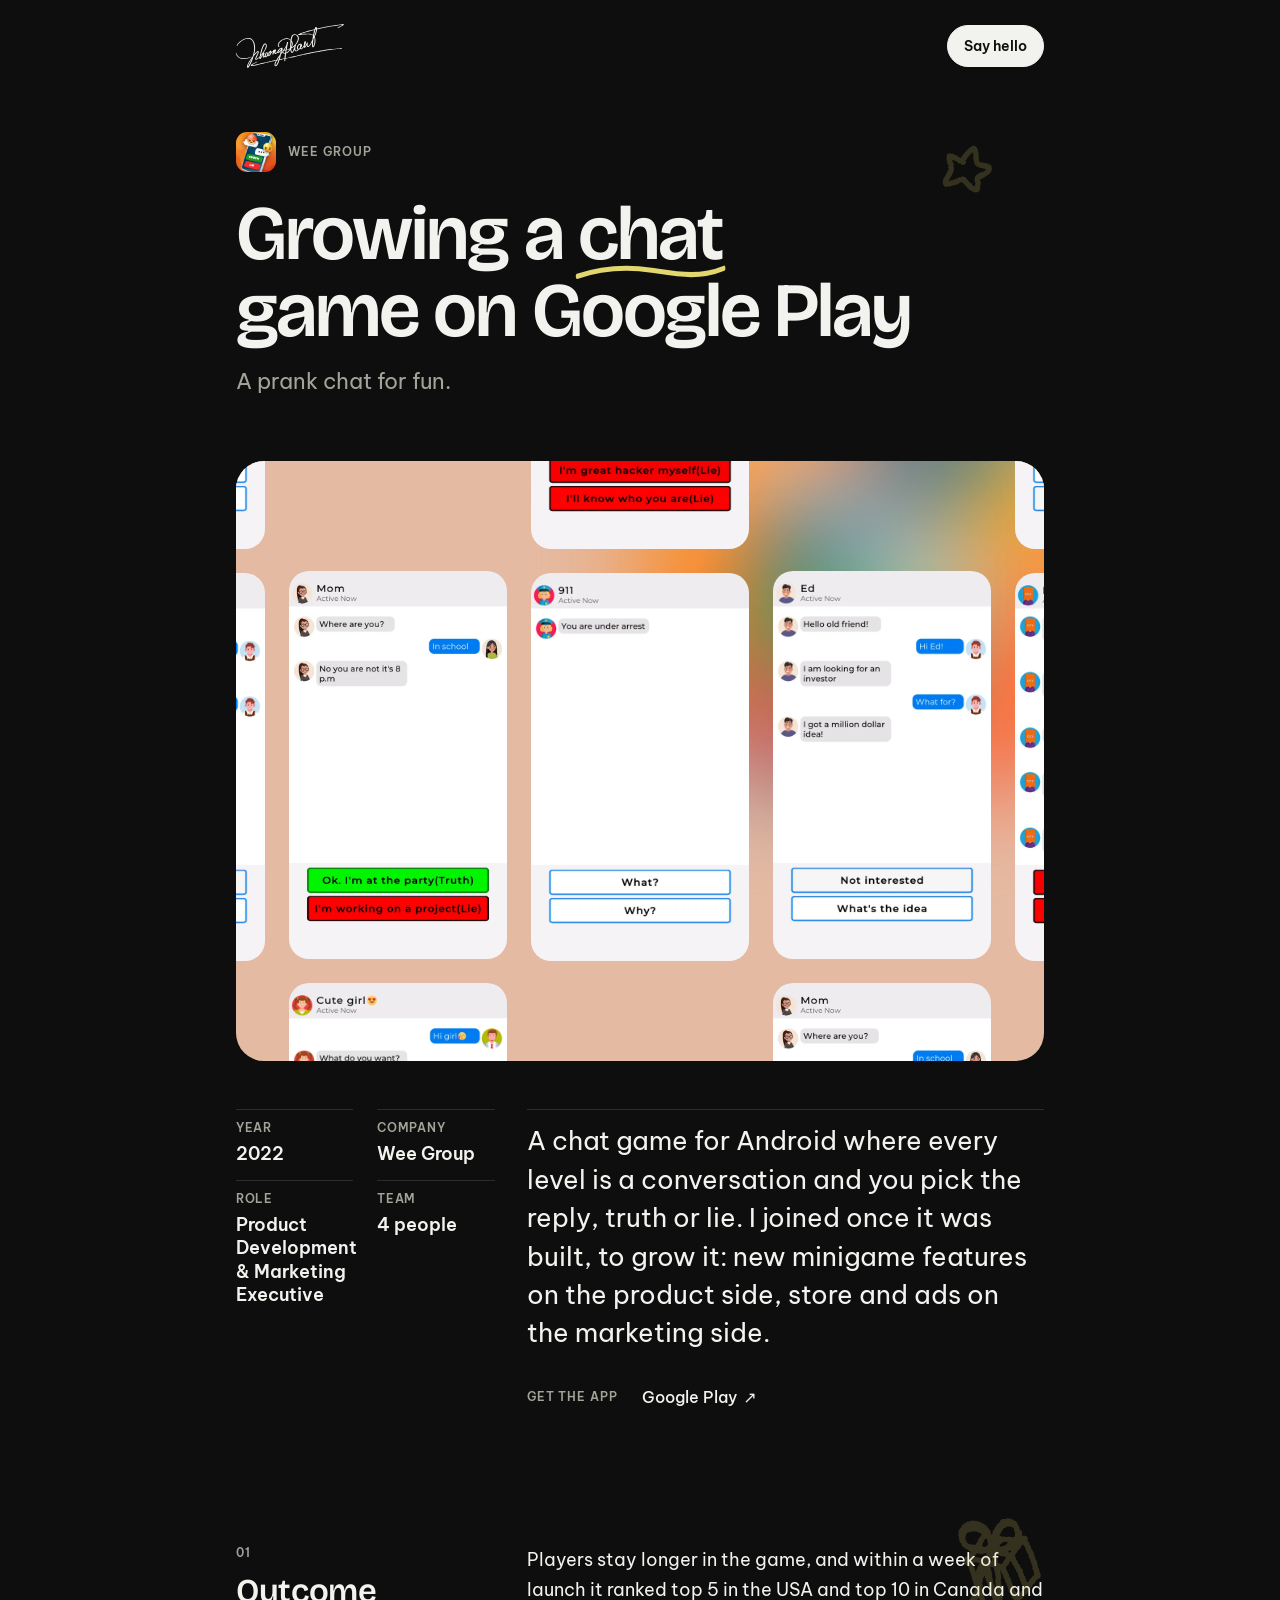
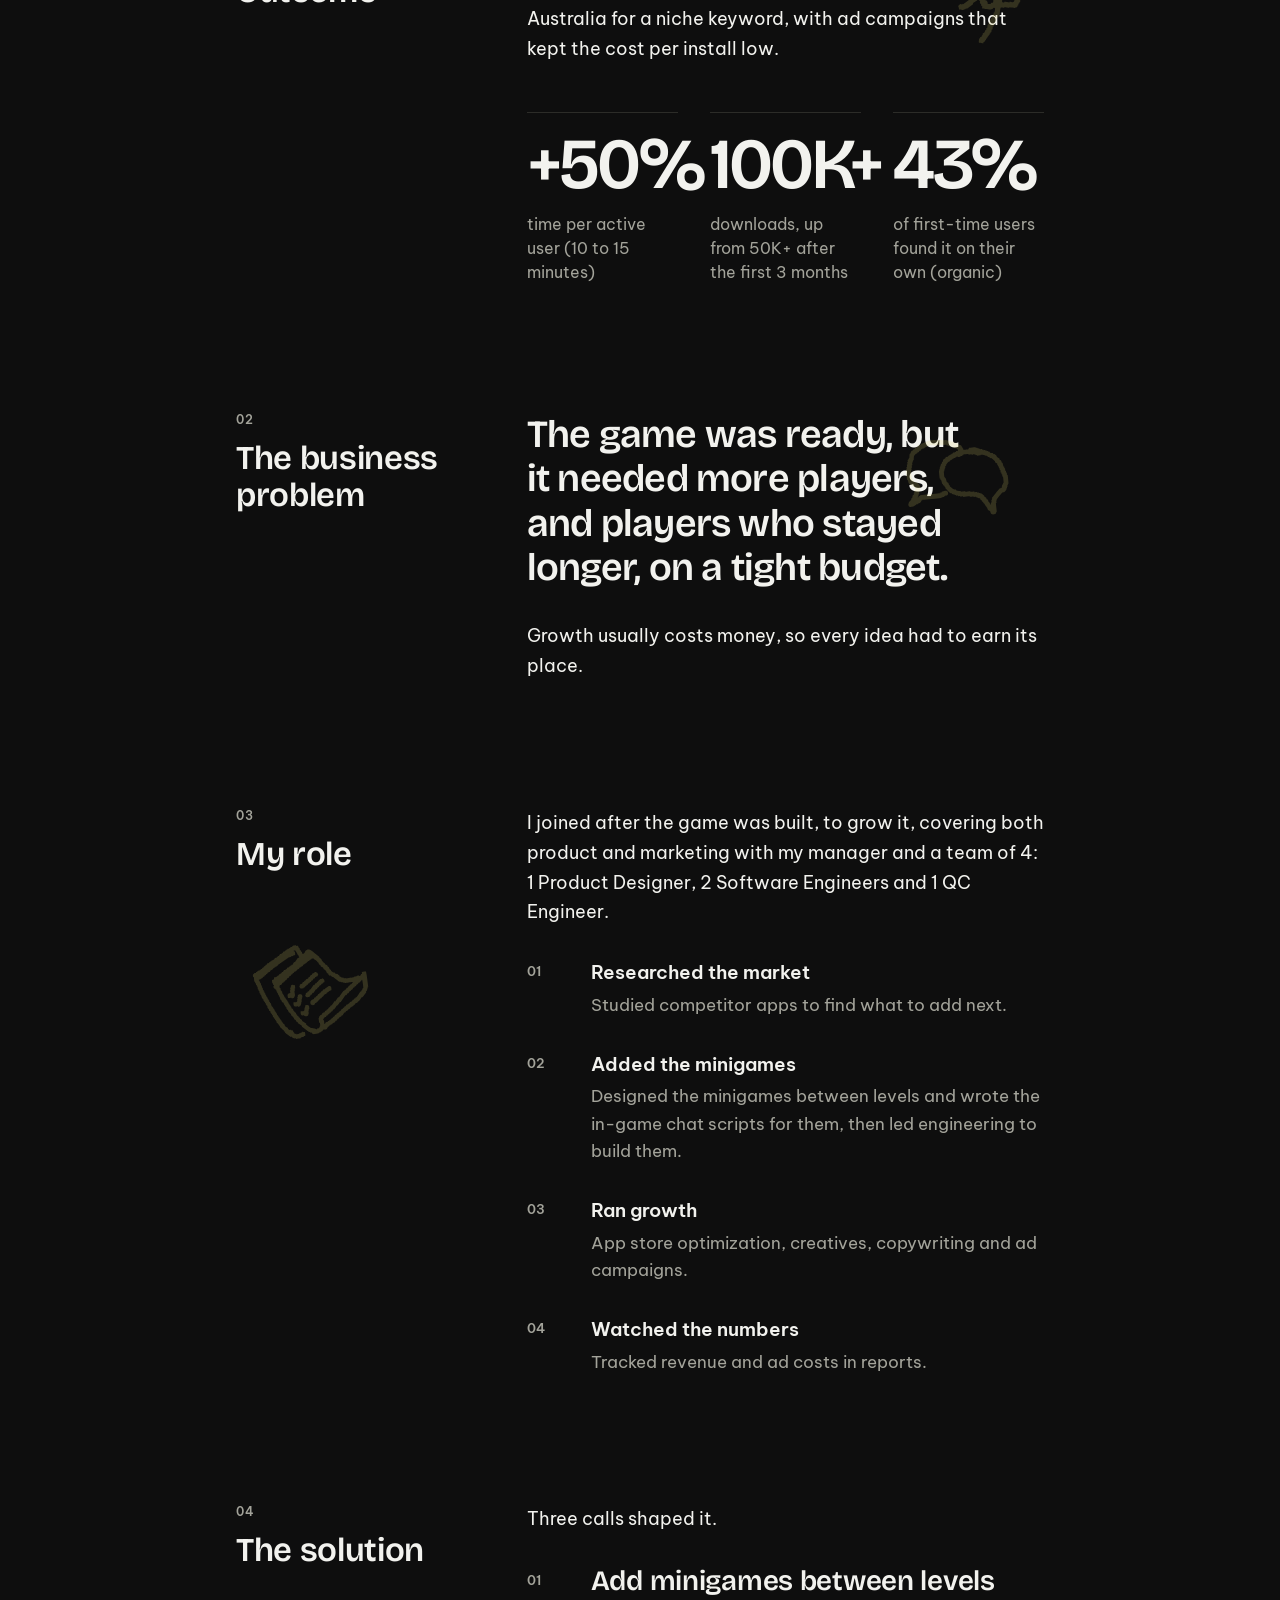
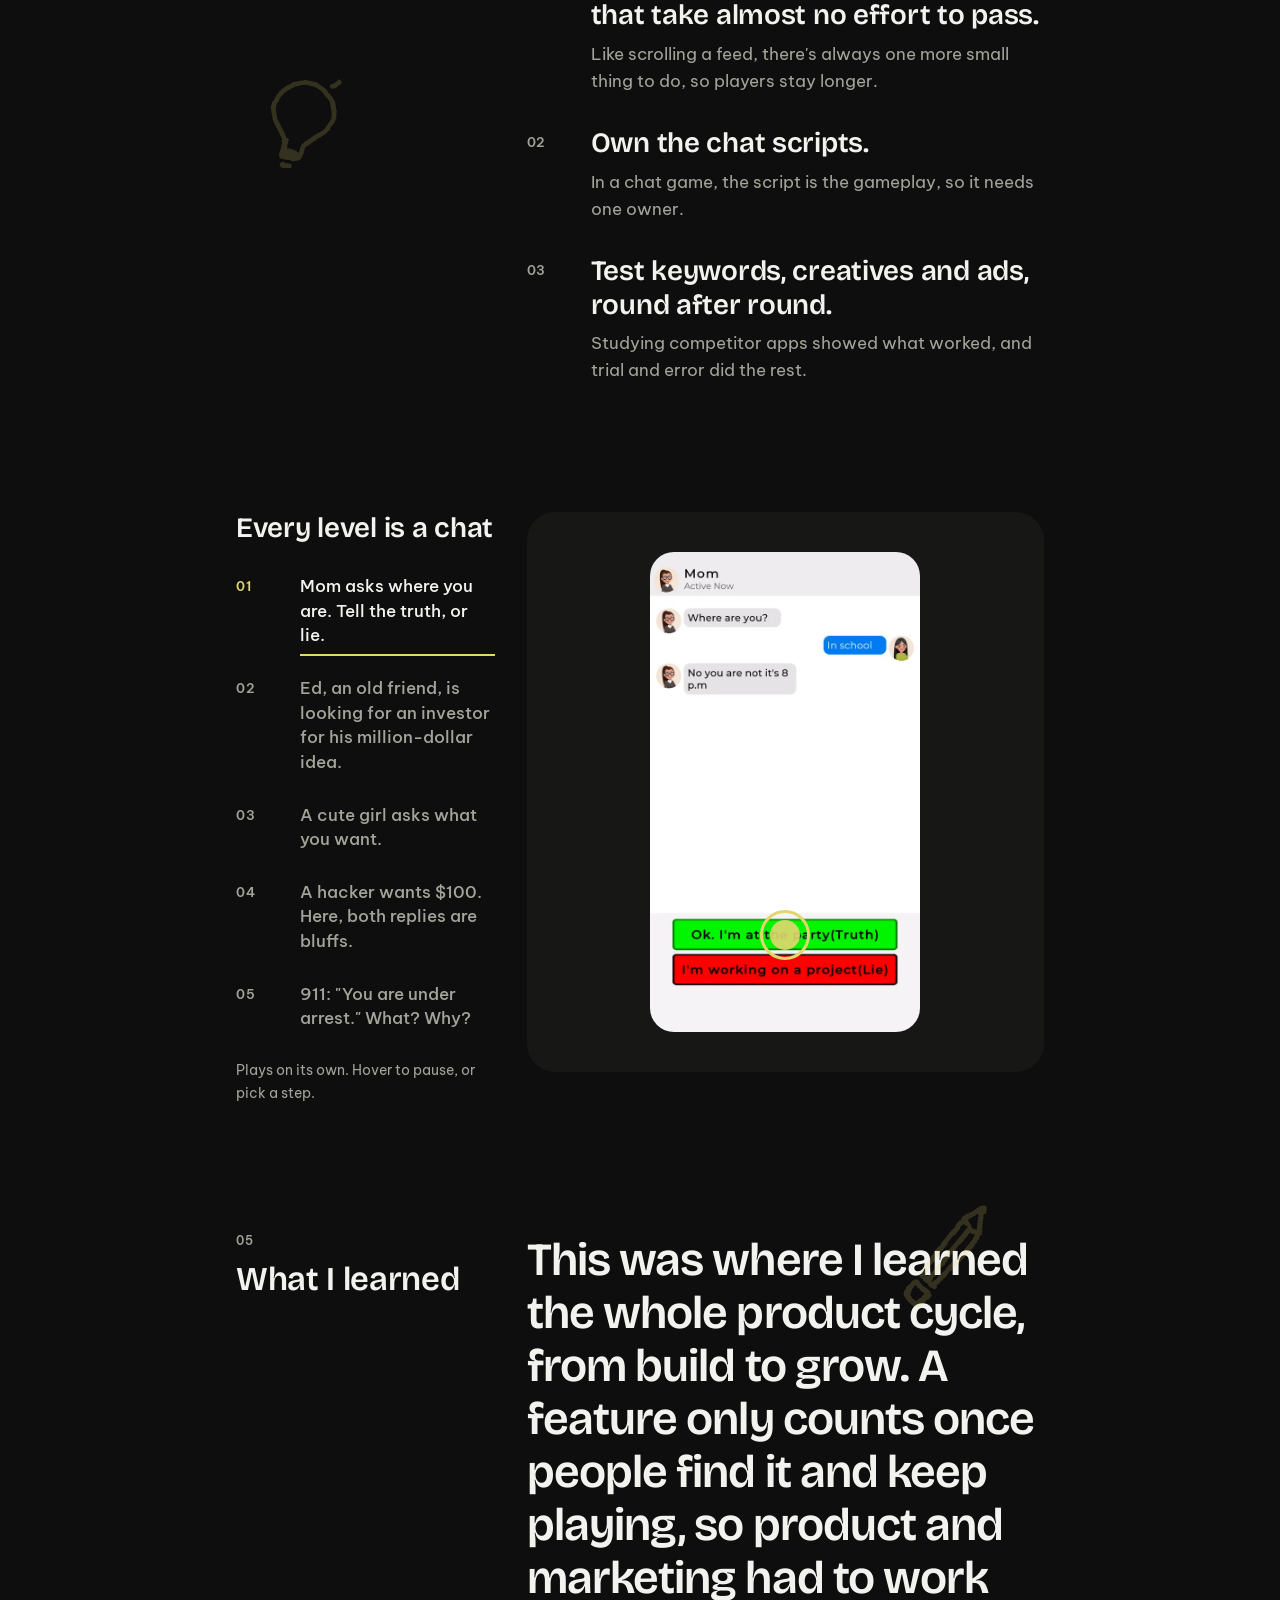
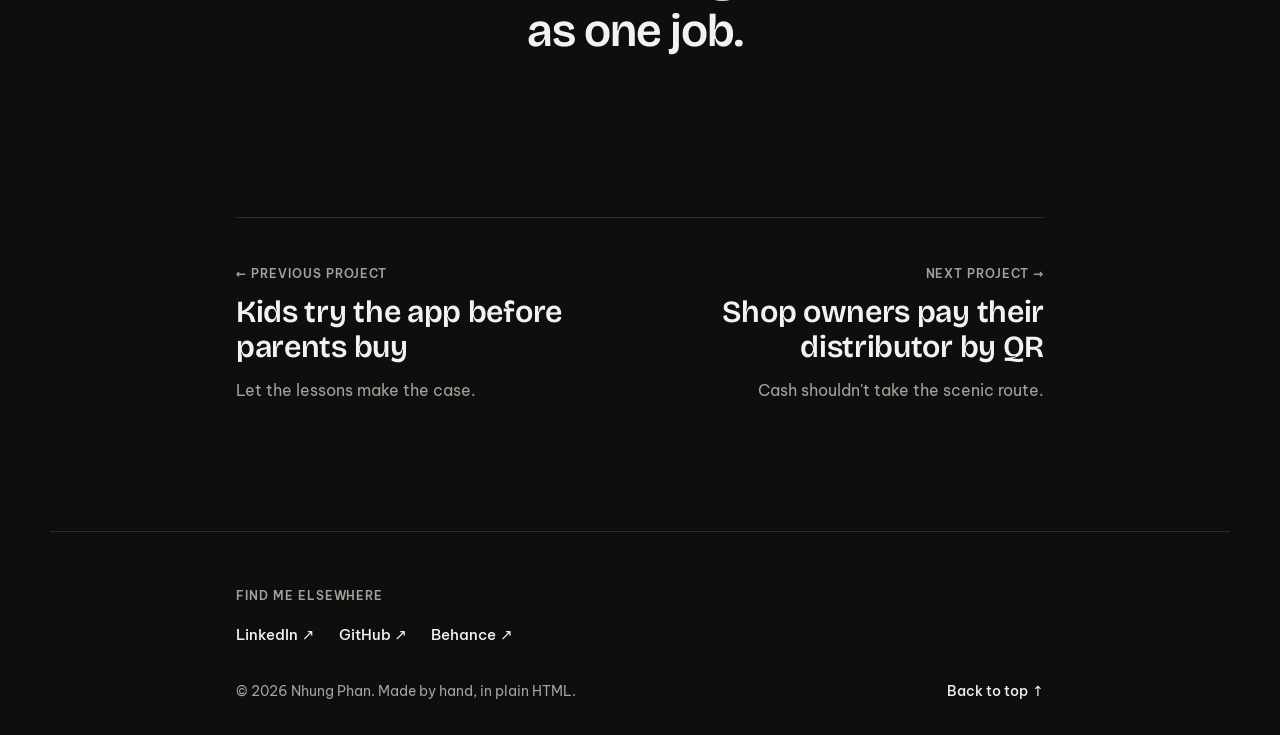
<file: projects/wee.html>
<!doctype html>
<html lang="en">
<head>
<meta charset="utf-8">
<meta name="viewport" content="width=device-width, initial-scale=1">
<title>Growing a chat game on Google Play · Nhung Phan</title>
<meta name="description" content="Wee Group case study: a chat game on Android, from the chat scripts and minigames to app store optimization and ads.">
<meta name="theme-color" content="#0e0e0e">
<link rel="canonical" href="https://nhungphant.github.io/projects/wee.html">
<meta property="og:type" content="website">
<meta property="og:title" content="Growing a chat game on Google Play · Nhung Phan">
<meta property="og:description" content="Wee Group case study: a chat game on Android, from the chat scripts and minigames to app store optimization and ads.">
<meta property="og:url" content="https://nhungphant.github.io/projects/wee.html">
<meta property="og:image" content="https://nhungphant.github.io/assets/img/brand/social-preview.png">
<meta property="og:image:width" content="1200">
<meta property="og:image:height" content="630">
<meta property="og:image:alt" content="Nhung Phan, Product Manager: I make products the way I make gifts, with one specific person in mind.">
<meta name="twitter:card" content="summary_large_image">
<link rel="icon" href="../favicon.svg" type="image/svg+xml">
<link rel="preconnect" href="https://fonts.googleapis.com">
<link rel="preconnect" href="https://fonts.gstatic.com" crossorigin>
<link rel="stylesheet" href="https://fonts.googleapis.com/css2?family=Bricolage+Grotesque:opsz,wght@12..96,400..700&amp;family=Be+Vietnam+Pro:ital,wght@0,400;0,500;0,600;1,400&amp;display=swap">
<link rel="stylesheet" href="../assets/css/tokens.css?v=20261013b">
<link rel="stylesheet" href="../assets/css/base.css?v=20261013b">
<link rel="stylesheet" href="../assets/css/project.css?v=20261013b">
<script src="../assets/js/site.js?v=20261013b" defer></script>
</head>
<body data-page="project" data-start="head">
<div class="ld ld--chat" aria-hidden="true"><div class="ld__in"><span class="ld__draw ld__draw--mark"><span class="ld__mark"></span></span><p class="ld__quote">A prank chat for fun.</p><span class="ld__draw ld__draw--line"><svg class="ld__line" viewBox="0 0 300 24" preserveAspectRatio="none"><path pathLength="1" d="M4 15 C 46 8, 98 5, 152 9 S 246 17, 296 7"></path></svg></span></div></div>
<div class="pg">

<a class="skip" href="#main">Skip to content</a>
<header class="top wrap">
  <a class="n-signature" href="../index.html" aria-label="Nhung Phan, back to the home page"><span class="n-mark sig" aria-hidden="true"></span></a>
  <div class="top__right">
    <a class="n-btn n-btn--small hello" href="../index.html#hello" data-mail>Say hello</a>
    <button class="tlink menu-btn" type="button" aria-expanded="false" aria-controls="menu" data-menu><span class="n-scribble"><span data-menu-label>Menu</span><svg viewBox="0 0 300 24" preserveAspectRatio="none" aria-hidden="true"><path pathLength="1" d="M4 15 C 46 8, 98 5, 152 9 S 246 17, 296 7"></path></svg></span></button>
  </div>
</header>
<button class="fab fab--off" type="button" aria-expanded="false" aria-controls="menu" data-menu><span data-menu-label>Menu</span></button>
<div class="menu" id="menu" hidden>
  <button class="scrim" type="button" aria-label="Close menu" data-menu-close></button>
  <nav class="n-sheet sheet" aria-label="Menu">
    <ol class="n-sheet__list"><li><a href="#outcome"><span class="n-label">01</span>Outcome</a></li><li><a href="#problem"><span class="n-label">02</span>The business problem</a></li><li><a href="#role"><span class="n-label">03</span>My role</a></li><li><a href="#solution"><span class="n-label">04</span>The solution</a></li><li><a href="#learned"><span class="n-label">05</span>What I learned</a></li></ol>
  </nav>
</div>
<div class="idx-zone" aria-hidden="true"></div>
<nav class="idx idx--off" aria-label="In this case study"><ol style="display: contents"><li style="display: contents"><a href="#outcome"><span class="n-label">01</span><span class="t">Outcome<svg viewBox="0 0 300 24" preserveAspectRatio="none" aria-hidden="true"><path pathLength="1" d="M4 15 C 46 8, 98 5, 152 9 S 246 17, 296 7"></path></svg></span></a></li><li style="display: contents"><a href="#problem"><span class="n-label">02</span><span class="t">The business problem<svg viewBox="0 0 300 24" preserveAspectRatio="none" aria-hidden="true"><path pathLength="1" d="M4 15 C 46 8, 98 5, 152 9 S 246 17, 296 7"></path></svg></span></a></li><li style="display: contents"><a href="#role"><span class="n-label">03</span><span class="t">My role<svg viewBox="0 0 300 24" preserveAspectRatio="none" aria-hidden="true"><path pathLength="1" d="M4 15 C 46 8, 98 5, 152 9 S 246 17, 296 7"></path></svg></span></a></li><li style="display: contents"><a href="#solution"><span class="n-label">04</span><span class="t">The solution<svg viewBox="0 0 300 24" preserveAspectRatio="none" aria-hidden="true"><path pathLength="1" d="M4 15 C 46 8, 98 5, 152 9 S 246 17, 296 7"></path></svg></span></a></li><li style="display: contents"><a href="#learned"><span class="n-label">05</span><span class="t">What I learned<svg viewBox="0 0 300 24" preserveAspectRatio="none" aria-hidden="true"><path pathLength="1" d="M4 15 C 46 8, 98 5, 152 9 S 246 17, 296 7"></path></svg></span></a></li></ol></nav>
<main class="wrap" id="main">
  <header class="phead" id="head">
    <span class="dd dd-star" aria-hidden="true" style="width: 56px; height: 56px; right: 6%; top: 72px; rotate: 12deg"></span>
    <div class="phead__meta"><img src="../assets/img/icons/chat-game.webp" alt="" width="40" height="40"><span class="n-label">Wee Group</span></div>
    <h1>Growing a <span class="n-scribble n-scribble--draw">chat<svg viewBox="0 0 300 24" preserveAspectRatio="none" aria-hidden="true"><path pathLength="1" d="M4 15 C 46 8, 98 5, 152 9 S 246 17, 296 7"></path></svg></span> game on Google Play</h1>
    <p class="phead__tag">A prank chat for fun.</p>
    <div class="cover cover--wee" role="img" aria-label="Chats from the game: Mom, an old friend, a cute girl, a hacker and 911, each with two replies to pick">
      <img class="glow" src="../assets/img/icons/chat-game.webp" alt="">
      <div class="cols" aria-hidden="true"><div class="cols__c"><img src="../assets/img/screens/wee/911.webp" alt="" loading="lazy"><img src="../assets/img/screens/wee/ed.webp" alt="" loading="lazy"></div><div class="cols__c"><img src="../assets/img/screens/wee/mom.webp" alt="" loading="lazy"><img src="../assets/img/screens/wee/cute-girl.webp" alt="" loading="lazy"></div><div class="cols__c"><img src="../assets/img/screens/wee/hacker.webp" alt="" loading="lazy"><img src="../assets/img/screens/wee/911.webp" alt="" loading="lazy"></div><div class="cols__c"><img src="../assets/img/screens/wee/ed.webp" alt="" loading="lazy"><img src="../assets/img/screens/wee/mom.webp" alt="" loading="lazy"></div><div class="cols__c"><img src="../assets/img/screens/wee/cute-girl.webp" alt="" loading="lazy"><img src="../assets/img/screens/wee/hacker.webp" alt="" loading="lazy"></div></div>
    </div>
    <div class="intro">
      <dl class="glance"><div><dt>Year</dt><dd>2022</dd></div><div><dt>Company</dt><dd>Wee Group</dd></div><div><dt>Role</dt><dd>Product Development &amp; Marketing Executive</dd></div><div><dt>Team</dt><dd>4 people</dd></div></dl>
      <div class="sum">
        <p>A chat game for Android where every level is a conversation and you pick the reply, truth or lie. I joined once it was built, to grow it: new minigame features on the product side, store and ads on the marketing side.</p>
        <p class="getapp"><span class="n-label">Get the app</span><a class="tlink" href="https://play.google.com/store/apps/details?id=com.chat.master.prank.master.game" target="_blank" rel="noopener"><span class="n-scribble">Google Play<svg viewBox="0 0 300 24" preserveAspectRatio="none" aria-hidden="true"><path pathLength="1" d="M4 15 C 46 8, 98 5, 152 9 S 246 17, 296 7"></path></svg></span> <span aria-hidden="true">↗</span></a></p>
      </div>
    </div>
  </header>

  <section class="blk" id="outcome">
    <span class="dd dd-gift dd-mh" aria-hidden="true" style="width: 96px; height: 136px; right: 0; top: 96px; rotate: 8deg"></span>
    <h2><span class="n-label">01</span>Outcome</h2>
    <div>
      <p class="txt">Players stay longer in the game, and within a week of launch it ranked top 5 in the USA and top 10 in Canada and Australia for a niche keyword, with ad campaigns that kept the cost per install low.</p>
      <div class="stats">
        <div class="stat"><span class="stat__n">+50%</span><span class="stat__l">time per active user (10 to 15 minutes)</span></div>
        <div class="stat"><span class="stat__n">100K+</span><span class="stat__l">downloads, up from 50K+ after the first 3 months</span></div>
        <div class="stat"><span class="stat__n">43%</span><span class="stat__l">of first-time users found it on their own (organic)</span></div>
      </div>
    </div>
  </section>

  <section class="blk" id="problem">
    <span class="dd dd-chat" aria-hidden="true" style="width: 110px; height: 88px; right: 4%; top: 150px; rotate: -6deg"></span>
    <h2><span class="n-label">02</span>The business problem</h2>
    <div>
      <p class="pull" style="margin-top: 0">The game was ready, but it needed more players, and players who stayed longer, on a tight budget.</p>
      <p class="txt">Growth usually costs money, so every idea had to earn its place.</p>
    </div>
  </section>

  <section class="blk" id="role">
    <span class="dd dd-notebook dd-mh" aria-hidden="true" style="width: 120px; height: 100px; left: 2%; top: 260px; rotate: -8deg"></span>
    <h2><span class="n-label">03</span>My role</h2>
    <div>
      <p class="txt">I joined after the game was built, to grow it, covering both product and marketing with my manager and a team of 4: 1 Product Designer, 2 Software Engineers and 1 QC Engineer.</p>
      <ol class="rows">
        <li><div><h3>Researched the market</h3><p>Studied competitor apps to find what to add next.</p></div></li>
        <li><div><h3>Added the minigames</h3><p>Designed the minigames between levels and wrote the in-game chat scripts for them, then led engineering to build them.</p></div></li>
        <li><div><h3>Ran growth</h3><p>App store optimization, creatives, copywriting and ad campaigns.</p></div></li>
        <li><div><h3>Watched the numbers</h3><p>Tracked revenue and ad costs in reports.</p></div></li>
      </ol>
    </div>
  </section>

  <section class="blk" id="solution">
    <span class="dd dd-bulb" aria-hidden="true" style="width: 84px; height: 92px; left: 4%; top: 300px; rotate: -10deg"></span>
    <h2><span class="n-label">04</span>The solution</h2>
    <div>
      <p class="txt">Three calls shaped it.</p>
      <ol class="rows rows--big">
        <li><div><h3>Add minigames between levels that take almost no effort to pass.</h3><p>Like scrolling a feed, there's always one more small thing to do, so players stay longer.</p></div></li>
        <li><div><h3>Own the chat scripts.</h3><p>In a chat game, the script is the gameplay, so it needs one owner.</p></div></li>
        <li><div><h3>Test keywords, creatives and ads, round after round.</h3><p>Studying competitor apps showed what worked, and trial and error did the rest.</p></div></li>
      </ol>
    </div>
    <div class="full">
      <div class="demo" data-demo="wee">
        <div>
          <h3 class="flow__t">Every level is a chat</h3>
          <ol class="steps"><li><button type="button" aria-current="step" data-step="0" data-src="../assets/img/screens/wee/mom.webp" data-alt="Chat with Mom asking where you are, with a truth reply and a lie reply"><span class="n-label">01</span><span>Mom asks where you are. Tell the truth, or lie.</span><span class="bar" aria-hidden="true"><i></i></span></button></li><li><button type="button" data-step="1" data-src="../assets/img/screens/wee/ed.webp" data-alt="Chat with Ed, an old friend, who has a million dollar idea"><span class="n-label">02</span><span>Ed, an old friend, is looking for an investor for his million-dollar idea.</span><span class="bar" aria-hidden="true"><i></i></span></button></li><li><button type="button" data-step="2" data-src="../assets/img/screens/wee/cute-girl.webp" data-alt="Chat with a cute girl asking what you want"><span class="n-label">03</span><span>A cute girl asks what you want.</span><span class="bar" aria-hidden="true"><i></i></span></button></li><li><button type="button" data-step="3" data-src="../assets/img/screens/wee/hacker.webp" data-alt="Chat with a hacker asking for 100 dollars, with two lie replies"><span class="n-label">04</span><span>A hacker wants $100. Here, both replies are bluffs.</span><span class="bar" aria-hidden="true"><i></i></span></button></li><li><button type="button" data-step="4" data-src="../assets/img/screens/wee/911.webp" data-alt="Chat with 911 saying you are under arrest"><span class="n-label">05</span><span>911: "You are under arrest." What? Why?</span><span class="bar" aria-hidden="true"><i></i></span></button></li></ol>
          <p class="demo__note">Plays on its own. Hover to pause, or pick a step.</p>
        </div>
        <div class="stage">
          <div class="phone">
            <img src="../assets/img/screens/wee/mom.webp" alt="Chat with Mom asking where you are, with a truth reply and a lie reply" data-shot>
            <span class="tap tap--wee-0" aria-hidden="true" data-tap></span>
          </div>
        </div>
      </div>
    </div>
  </section>

  <section class="blk" id="learned">
    <span class="dd dd-pencil" aria-hidden="true" style="width: 100px; height: 104px; right: 6%; top: 100px; rotate: -6deg"></span>
    <h2><span class="n-label">05</span>What I learned</h2>
    <div>
      <p class="pull pull--end" style="margin-top: 0">This was where I learned the whole product cycle, from build to grow. A feature only counts once people find it and keep playing, so product and marketing had to work as one job.</p>
    </div>
  </section>

  <nav class="pn" aria-label="More case studies">
    <a class="pn__a" href="edupia.html"><span class="n-label"><span class="n-arrow n-arrow--back" aria-hidden="true">←</span> Previous project</span><span class="pn__t">Kids try the app before parents buy</span><span class="pn__s">Let the lessons make the case.</span></a>
    <a class="pn__a pn__a--next" href="bonbon-shop.html"><span class="n-label">Next project <span class="n-arrow n-arrow--fwd" aria-hidden="true">→</span></span><span class="pn__t">Shop owners pay their distributor by QR</span><span class="pn__s">Cash shouldn't take the scenic route.</span></a>
  </nav>
</main>

<footer class="n-footer wrap foot" id="footer">
  <div class="n-footer__top">
    <div><span class="n-label">Find me elsewhere</span>
      <ul class="n-footer__links">
        <li><a class="n-textlink" href="https://www.linkedin.com/in/nhungphant/" target="_blank" rel="noopener">LinkedIn <span aria-hidden="true">↗</span></a></li>
        <li><a class="n-textlink" href="https://github.com/nhungphant" target="_blank" rel="noopener">GitHub <span aria-hidden="true">↗</span></a></li>
        <li><a class="n-textlink" href="https://www.behance.net/nhungphant" target="_blank" rel="noopener">Behance <span aria-hidden="true">↗</span></a></li>
      </ul>
    </div>
  </div>
  <div class="n-footer__bottom"><span>© 2026 Nhung Phan. Made by hand, in plain HTML.</span><a class="n-textlink" href="#head" style="font-size: 14px">Back to top <span class="n-arrow n-arrow--up" aria-hidden="true">↑</span></a></div>
</footer>

</div>
</body>
</html>
</file>
<file: assets/css/tokens.css>
/* Nhung Portfolio: colours, type, spacing */
:root, [data-theme="ink"] {
  --ink: #0e0e0e;
  --surface: #171715;
  --surface-raised: #1f1f1c;
  --surface-glass: rgba(23, 23, 21, 0.86);
  --hairline: #2c2c28;
  --line: #6e6e66;
  --paper: #f2f2ee;
  --paper-soft: #c9c9c1;
  --muted: #a3a39a;
  --doodle: #e2d66f;
  --doodle-wash: rgba(226, 214, 111, 0.10);
  --on-doodle: var(--ink);
  --on-tint: var(--ink);
  --on-tint-soft: #3b3b36;
  --tint-chip: rgba(14, 14, 14, 0.08);
  --tint-bonbon: #a4c9e9;
  --tint-bonbon-hover: #b8d7f2;
  --tint-momo: #e3b5ca;
  --tint-momo-hover: #edc6d7;
  --tint-edupia: #96d1d0;
  --tint-edupia-hover: #addddd;
  --tint-wee: #e5baa2;
  --tint-wee-hover: #efcab6;
}
:root {
  --space-4: 4px;
  --space-8: 8px;
  --space-12: 12px;
  --space-16: 16px;
  --space-24: 24px;
  --space-32: 32px;
  --space-48: 48px;
  --space-64: 64px;
  --space-96: 96px;
  --space-128: 128px;
  --radius-sm: 10px;
  --radius-md: 18px;
  --radius-lg: 28px;
  --radius-pill: 999px;
  --duration-quick: 180ms;
  --duration-reveal: 600ms;
  --duration-draw: 1100ms;
  --ease-craft: cubic-bezier(0.22, 1, 0.36, 1);
  --layout-max: 1180px;
  --layout-measure: 660px;
  --layout-topbar: 64px;
  --font-display: "Bricolage Grotesque", "Be Vietnam Pro", system-ui, sans-serif;
  --font-text: "Be Vietnam Pro", system-ui, -apple-system, "Segoe UI", sans-serif;
  --text-hero: 600 88px/0.95 var(--font-display);
  --text-heading: 600 64px/1 var(--font-display);
  --text-title: 600 32px/1.15 var(--font-display);
  --text-quote: 400 28px/1.3 var(--font-display);
  --text-lead: 400 20px/1.55 var(--font-text);
  --text-body: 400 17px/1.65 var(--font-text);
  --text-small: 400 14px/1.5 var(--font-text);
  --text-label: 600 12px/16px var(--font-text);
}
.hero {
  font-family: var(--font-display);
  font-size: 88px;
  line-height: 0.95;
  font-weight: 600;
  letter-spacing: -0.035em;
}
.heading {
  font-family: var(--font-display);
  font-size: 64px;
  line-height: 1;
  font-weight: 600;
  letter-spacing: -0.025em;
}
.title {
  font-family: var(--font-display);
  font-size: 32px;
  line-height: 1.15;
  font-weight: 600;
  letter-spacing: -0.01em;
}
.quote {
  font-family: var(--font-display);
  font-size: 28px;
  line-height: 1.3;
  font-weight: 400;
  letter-spacing: -0.01em;
}
.lead {
  font-family: var(--font-text);
  font-size: 20px;
  line-height: 1.55;
  font-weight: 400;
  letter-spacing: 0;
}
.body {
  font-family: var(--font-text);
  font-size: 17px;
  line-height: 1.65;
  font-weight: 400;
  letter-spacing: 0;
}
.small {
  font-family: var(--font-text);
  font-size: 14px;
  line-height: 1.5;
  font-weight: 400;
  letter-spacing: 0;
}
.label {
  font-family: var(--font-text);
  font-size: 12px;
  line-height: 16px;
  font-weight: 600;
  letter-spacing: 0.08em;
}
</file>
<file: assets/css/base.css>
/* Base: shared components (n-) and the page layout. Load after tokens.css. */

/* Nhung Portfolio components. Plain CSS, class prefix n-. Every value comes from tokens.css. */

/* ---------- Base ---------- */
html { color-scheme: dark; }
body {
  margin: 0;
  background: var(--ink);
  color: var(--paper);
  font-family: var(--font-text);
  font-size: 17px;
  line-height: 1.65;
  -webkit-font-smoothing: antialiased;
  text-rendering: optimizeLegibility;
}
.n-frame { padding: var(--space-24); }
.n-stack { display: flex; flex-direction: column; gap: var(--space-16); }
.n-row { display: flex; flex-wrap: wrap; align-items: center; gap: var(--space-16); }
:where(a, button, [tabindex]):focus-visible {
  outline: 2px solid var(--doodle);
  outline-offset: 3px;
  border-radius: var(--radius-sm);
}
::selection { background: var(--doodle); color: var(--on-doodle); }

/* ---------- Type helpers ---------- */
.n-label {
  font-family: var(--font-text);
  font-size: 12px; line-height: 16px; font-weight: 600;
  letter-spacing: 0.08em; text-transform: uppercase;
  font-variant-numeric: tabular-nums;
  color: var(--muted);
}
.n-lead { font-size: 20px; line-height: 1.55; color: var(--muted); max-width: var(--layout-measure); text-wrap: pretty; }
.n-small { font-size: 14px; line-height: 1.5; color: var(--muted); }
.n-title {
  font-family: var(--font-display); font-weight: 600;
  font-size: 32px; line-height: 1.15; letter-spacing: -0.01em;
  margin: 0; text-wrap: balance;
}
.n-heading {
  font-family: var(--font-display); font-weight: 600;
  font-size: clamp(40px, 6vw, 64px); line-height: 1; letter-spacing: -0.025em;
  margin: 0; text-wrap: balance;
}
@media (max-width: 640px) { .n-title { font-size: 26px; } }

/* ---------- Links and buttons ---------- */
.n-link {
  color: var(--doodle);
  text-decoration: underline;
  text-decoration-thickness: 1px;
  text-underline-offset: 0.25em;
  transition: text-decoration-thickness var(--duration-quick) var(--ease-craft);
}
.n-link:hover { text-decoration-thickness: 2px; }
.n-arrow { display: inline-block; transition: transform var(--duration-quick) var(--ease-craft); }
a:hover .n-arrow--fwd, button:hover .n-arrow--fwd, a:focus-visible .n-arrow--fwd { transform: translateX(4px); }
a:hover .n-arrow--back, a:focus-visible .n-arrow--back { transform: translateX(-4px); }
a:hover .n-arrow--up { transform: translateY(-3px); }

.n-btn {
  display: inline-flex; align-items: center; gap: var(--space-8);
  min-height: 44px; padding: 0 var(--space-24);
  border-radius: var(--radius-pill);
  border: 1px solid var(--paper);
  background: var(--paper); color: var(--ink);
  font: 600 15px/1 var(--font-text);
  text-decoration: none; cursor: pointer;
  transition: background var(--duration-quick) var(--ease-craft), border-color var(--duration-quick) var(--ease-craft), color var(--duration-quick) var(--ease-craft);
}
.n-btn:hover { background: var(--doodle); border-color: var(--doodle); color: var(--on-doodle); }
.n-btn--ghost { background: transparent; color: var(--paper); border-color: var(--line); }
.n-btn--ghost:hover { background: transparent; color: var(--doodle); border-color: var(--doodle); }
.n-btn--small { min-height: 40px; padding: 0 var(--space-16); font-size: 14px; }
.n-btn:focus-visible { border-radius: var(--radius-pill); }

.n-textlink {
  display: inline-flex; align-items: center; gap: var(--space-4);
  color: var(--paper); text-decoration: none;
  font: 500 15px/1.4 var(--font-text);
  transition: color var(--duration-quick) var(--ease-craft);
}
.n-textlink:hover { color: var(--doodle); }

/* ---------- Top bar ---------- */
.n-topbar {
  display: flex; align-items: center; justify-content: space-between; gap: var(--space-16);
  height: var(--layout-topbar);
  padding: 0 var(--space-8) 0 var(--space-24);
  background: var(--surface-glass);
  -webkit-backdrop-filter: blur(12px); backdrop-filter: blur(12px);
  border: 1px solid var(--hairline);
  border-radius: var(--radius-pill);
  max-width: var(--layout-max);
}
.n-topbar__right { display: flex; align-items: center; gap: var(--space-8); }
.n-signature {
  font-family: var(--font-display); font-weight: 600; font-size: 22px; letter-spacing: -0.02em;
  color: var(--paper); text-decoration: none; line-height: 1;
  display: inline-flex; align-items: center; gap: var(--space-8);
}
.n-signature:hover { color: var(--doodle); }
.n-signature__flag {
  font: 600 10px/1 var(--font-text); letter-spacing: 0.08em; text-transform: uppercase;
  color: var(--muted); border: 1px dashed var(--line); border-radius: var(--radius-pill); padding: 4px 8px;
}
.n-menu-btn { display: none; }
@media (max-width: 900px) { .n-menu-btn { display: inline-flex; } }

/* ---------- Hand-drawn underline ---------- */
.n-scribble { position: relative; display: inline-block; white-space: nowrap; }
.n-scribble svg { position: absolute; left: -2%; width: 104%; bottom: -0.16em; height: 0.32em; overflow: visible; pointer-events: none; }
.n-scribble path { fill: none; stroke: var(--doodle); stroke-width: 5; stroke-linecap: round; stroke-linejoin: round; }
.n-scribble--draw path { stroke-dasharray: 1; stroke-dashoffset: 1; animation: n-draw var(--duration-draw) var(--ease-craft) 300ms forwards; }
@keyframes n-draw { to { stroke-dashoffset: 0; } }

/* ---------- Hero ---------- */
.n-hero { position: relative; display: grid; grid-template-columns: minmax(0, 1fr); padding-block: var(--space-64); overflow: hidden; }
.n-hero__copy { position: relative; z-index: 2; display: flex; flex-direction: column; gap: var(--space-24); max-width: min(60%, 10.5em); font-size: clamp(44px, 6vw, 88px); }
.n-hero__eyebrow { font: 500 18px/1.4 var(--font-text); color: var(--muted); margin: 0; letter-spacing: 0; }
.n-hero__eyebrow strong { color: var(--paper); font-weight: 600; }
.n-hero__headline {
  margin: 0; font-family: var(--font-display); font-weight: 600;
  font-size: 1em; line-height: 0.95; letter-spacing: -0.035em; text-wrap: balance;
}
.n-hero__photo { position: absolute; z-index: 1; right: -2%; top: 50%; width: min(40%, 500px); transform: translateY(-50%); pointer-events: none; }
.n-hero__photo img { width: 100%; height: auto; display: block; }
.n-hero__cue { position: relative; z-index: 2; margin-top: var(--space-48); justify-self: start; align-self: start; }
.n-hero__cue .n-arrow { animation: n-bob 1.8s var(--ease-craft) infinite; }
@keyframes n-bob { 0%, 100% { transform: translateY(0); } 50% { transform: translateY(4px); } }
@media (max-width: 760px) {
  .n-hero__copy { max-width: none; }
  .n-hero { padding-block: var(--space-32); }
  .n-hero__photo { position: relative; right: auto; top: auto; transform: none; width: 92%; margin: var(--space-8) auto 0; }
  .n-hero__photo { order: 2; }
  .n-hero__cue { order: 3; margin-top: 0; }
}

/* ---------- Section heading ---------- */
.n-section-head { display: flex; flex-direction: column; gap: var(--space-16); margin-bottom: var(--space-48); }
.n-section-head .n-lead { margin: 0; }

/* ---------- Project card ---------- */
.n-card {
  --tint: var(--surface); --tint-hover: var(--surface-raised);
  position: relative; display: flex; flex-direction: column; gap: var(--space-24);
  padding: var(--space-32);
  min-height: 270px;
  border-radius: var(--radius-lg);
  background: var(--tint);
  color: var(--on-tint); text-decoration: none;
  transition: background var(--duration-quick) var(--ease-craft), transform var(--duration-reveal) var(--ease-craft);
}
.n-card--bonbon { --tint: var(--tint-bonbon); --tint-hover: var(--tint-bonbon-hover); }
.n-card--momo { --tint: var(--tint-momo); --tint-hover: var(--tint-momo-hover); }
.n-card--edupia { --tint: var(--tint-edupia); --tint-hover: var(--tint-edupia-hover); }
.n-card--wee { --tint: var(--tint-wee); --tint-hover: var(--tint-wee-hover); }
.n-card:hover, .n-card:focus-visible { background: var(--tint-hover); transform: translateY(-4px); }
.n-card:focus-visible { outline: 2px solid var(--doodle); outline-offset: 4px; border-radius: var(--radius-lg); }
.n-card__top { display: flex; align-items: center; justify-content: space-between; gap: var(--space-16); }
.n-card__icon { width: 56px; height: 56px; border-radius: 14px; display: block; flex: none; }
.n-card__meta { display: flex; flex-wrap: wrap; gap: 6px; margin: 0; padding: 0; list-style: none; }
.n-card__meta li { display: inline-flex; align-items: center; min-height: 26px; padding: 0 12px; border: 1px solid var(--on-tint-soft); border-radius: var(--radius-pill); color: var(--on-tint-soft); }
.n-card__body { display: flex; flex-direction: column; gap: var(--space-8); margin-top: auto; }
.n-card__tagline { margin: 0; font-size: 18px; line-height: 1.5; color: var(--on-tint-soft); }
.n-card__cta {
  display: inline-flex; align-items: center; gap: var(--space-4);
  font: 600 14px/1 var(--font-text); color: var(--on-tint);
  padding: 8px 14px; border-radius: var(--radius-pill); background: var(--tint-chip);
  opacity: 0; transform: translateY(4px);
  transition: opacity var(--duration-quick) var(--ease-craft), transform var(--duration-quick) var(--ease-craft);
}
.n-card:hover .n-card__cta, .n-card:focus-visible .n-card__cta { opacity: 1; transform: none; }
@media (hover: none) { .n-card__cta { opacity: 1; transform: none; } }
.n-card--compact { min-height: 0; padding: var(--space-24); gap: var(--space-16); border-radius: var(--radius-md); }
.n-card--compact .n-card__icon { width: 40px; height: 40px; border-radius: 10px; }
.n-card--compact .n-title { font-size: 22px; }
.n-card--compact .n-card__tagline { font-size: 15px; }
.n-cards { display: grid; grid-template-columns: repeat(auto-fit, minmax(min(100%, 420px), 1fr)); gap: var(--space-24); }
.n-cards--compact { grid-template-columns: repeat(auto-fit, minmax(min(100%, 240px), 1fr)); gap: var(--space-16); }

/* ---------- Skills ---------- */
.n-skills { display: flex; flex-direction: column; }
.n-skill-row {
  display: grid; grid-template-columns: 200px minmax(0, 1fr); gap: var(--space-24); align-items: baseline;
  padding-block: var(--space-24); border-top: 1px solid var(--hairline);
}
.n-skill-row:last-child { border-bottom: 1px solid var(--hairline); }
.n-skill-row__list { margin: 0; padding: 0; list-style: none; display: flex; flex-wrap: wrap; column-gap: 0.5em; row-gap: var(--space-4); }
.n-skill-row__list li { font-family: var(--font-display); font-weight: 500; font-size: 32px; line-height: 1.2; letter-spacing: -0.015em; }
.n-skill-row__list li:not(:last-child)::after { content: " ·"; color: var(--muted); }
@media (max-width: 640px) {
  .n-skill-row { grid-template-columns: minmax(0, 1fr); gap: var(--space-8); }
  .n-skill-row__list li { font-size: 24px; }
}

/* ---------- Domain tag ---------- */
.n-tags { display: flex; flex-wrap: wrap; gap: var(--space-8); margin: 0; padding: 0; list-style: none; }
.n-tag {
  display: inline-flex; align-items: center; min-height: 34px; padding: 0 var(--space-16);
  border: 1px solid var(--line); border-radius: var(--radius-pill);
  font: 500 14px/1 var(--font-text); color: var(--paper);
}

/* ---------- Tool logos ---------- */
.n-tools { display: grid; grid-template-columns: repeat(auto-fill, minmax(120px, 1fr)); gap: var(--space-12); margin: 0; padding: 0; list-style: none; }
.n-tool {
  display: flex; flex-direction: column; align-items: center; justify-content: center; gap: var(--space-12);
  aspect-ratio: 1 / 1; max-width: 100%; padding: var(--space-16);
  border: 1px solid var(--hairline); border-radius: var(--radius-sm);
  color: var(--paper);
  transition: color var(--duration-quick) var(--ease-craft), border-color var(--duration-quick) var(--ease-craft);
}
.n-tool svg { width: 36px; height: 36px; fill: currentColor; }
.n-tool__mark { font: 600 13px/1.2 var(--font-text); letter-spacing: 0.06em; text-transform: uppercase; text-align: center; border: 1px dashed var(--line); border-radius: var(--radius-sm); padding: var(--space-8); }
.n-tool__name { font-size: 13px; line-height: 1.3; color: var(--muted); text-align: center; transition: color var(--duration-quick) var(--ease-craft); }
.n-tool:hover { color: var(--doodle); border-color: var(--doodle); }
.n-tool:hover .n-tool__name { color: var(--paper); }

/* ---------- Certificate ledger ---------- */
.n-ledger { margin: 0; padding: 0; list-style: none; border-top: 1px solid var(--hairline); }
.n-cert {
  position: relative;
  display: grid; grid-template-columns: 96px minmax(0, 1fr) auto; gap: var(--space-24); align-items: center;
  padding: var(--space-24) var(--space-16);
  border-bottom: 1px solid var(--hairline);
  border-radius: var(--radius-sm);
  transition: background var(--duration-quick) var(--ease-craft);
}
.n-cert:hover, .n-cert:focus-within { background: var(--doodle-wash); }
.n-cert__name { margin: 0; font: 600 19px/1.35 var(--font-display); letter-spacing: -0.005em; }
.n-cert__issuer { margin: var(--space-4) 0 0; font-size: 14px; color: var(--muted); }
.n-cert__preview {
  position: absolute; z-index: 3; right: 140px; top: 50%; width: 220px;
  padding: 6px; background: var(--paper); border-radius: var(--radius-sm);
  opacity: 0; transform: translateY(-50%) scale(0.96); pointer-events: none;
  transition: opacity var(--duration-quick) var(--ease-craft), transform var(--duration-quick) var(--ease-craft);
}
.n-cert__preview img { display: block; width: 100%; height: auto; border-radius: 6px; }
.n-cert:hover .n-cert__preview, .n-cert:focus-within .n-cert__preview { opacity: 1; transform: translateY(-50%) scale(1); }
@media (max-width: 640px) {
  .n-cert { grid-template-columns: minmax(0, 1fr); gap: var(--space-8); }
  .n-cert__preview { display: none; }
}

/* ---------- Quote card ---------- */
.n-quote {
  margin: 0; display: flex; flex-direction: column; gap: var(--space-24);
  padding: var(--space-32); border-radius: var(--radius-md); background: var(--surface);
}
.n-quote__mark { font: 600 88px/0.6 var(--font-display); color: var(--paper-soft); height: 0.45em; }
.n-quote blockquote { margin: 0; font: 400 28px/1.3 var(--font-display); letter-spacing: -0.01em; text-wrap: pretty; }
.n-quote figcaption { display: flex; flex-direction: column; gap: 2px; }
.n-quote__name { font: 600 15px/1.4 var(--font-text); color: var(--paper); }
.n-quote__role { font-size: 14px; line-height: 1.4; color: var(--muted); }
@media (max-width: 640px) { .n-quote { padding: var(--space-24); } .n-quote blockquote { font-size: 22px; } }

/* ---------- What changed ---------- */
.n-changed {
  display: grid; grid-template-columns: 160px minmax(0, 1fr); gap: var(--space-24);
  padding: var(--space-32); border-radius: var(--radius-md); background: var(--surface);
}
.n-changed p { margin: 0; font: 400 24px/1.4 var(--font-display); letter-spacing: -0.005em; max-width: 30em; text-wrap: pretty; }
@media (max-width: 640px) { .n-changed { grid-template-columns: minmax(0, 1fr); gap: var(--space-12); padding: var(--space-24); } .n-changed p { font-size: 20px; } }

/* ---------- Decision item ---------- */
.n-decisions { display: flex; flex-direction: column; gap: var(--space-16); margin: 0; padding: 0; list-style: none; counter-reset: n-dec; }
.n-decision {
  counter-increment: n-dec;
  display: grid; grid-template-columns: 48px minmax(0, 1fr); gap: var(--space-16);
  padding: var(--space-24); border-radius: var(--radius-md); border: 1px solid var(--hairline);
}
.n-decision::before {
  content: counter(n-dec);
  display: grid; place-items: center; width: 40px; height: 40px; border-radius: 50%;
  border: 1px solid var(--line); font: 600 16px/1 var(--font-display); color: var(--paper-soft);
}
.n-decision__title { margin: 6px 0 var(--space-8); font: 600 22px/1.3 var(--font-display); letter-spacing: -0.01em; }
.n-decision__why { margin: 0; color: var(--paper); max-width: var(--layout-measure); }
.n-decision__why b { font-weight: 600; color: var(--muted); }
.n-catch { margin-top: var(--space-16); display: flex; flex-wrap: wrap; gap: var(--space-12); align-items: baseline; color: var(--muted); }
.n-catch__label { font: 600 12px/1 var(--font-text); letter-spacing: 0.08em; text-transform: uppercase; color: var(--paper); border: 1px solid var(--line); border-radius: var(--radius-pill); padding: 6px 10px; }
.n-catch p { margin: 0; flex: 1 1 260px; min-width: 0; }

/* ---------- Figure ---------- */
.n-figure { margin: 0; display: flex; flex-direction: column; gap: var(--space-12); }
.n-figure__frame { display: grid; place-items: center; padding: var(--space-32); background: var(--surface); border-radius: var(--radius-md); }
.n-figure__frame img { display: block; width: 100%; max-width: 280px; height: auto; border-radius: var(--radius-sm); }
.n-figure figcaption { font-size: 14px; line-height: 1.5; color: var(--muted); max-width: 36em; }
.n-figures { display: grid; grid-template-columns: repeat(auto-fit, minmax(min(100%, 240px), 1fr)); gap: var(--space-24); }

/* ---------- Figure, wide (desktop screens) ---------- */
.n-figure--wide .n-figure__frame { padding: var(--space-24); }
.n-figure--wide .n-figure__frame img { max-width: 100%; }

/* ---------- Single-colour marks (signature, tool logos) ---------- */
.n-mark { display: block; background: currentColor; -webkit-mask: var(--mark) center / contain no-repeat; mask: var(--mark) center / contain no-repeat; }
.n-signature .n-mark { width: 148px; height: 44px; -webkit-mask-position: left center; mask-position: left center; }
.n-tool .n-mark { width: 40px; height: 40px; }

/* ---------- At a glance (snapshot strip) ---------- */
.n-glance {
  margin: 0; display: grid; grid-template-columns: repeat(4, minmax(0, 1fr));
  border-top: 1px solid var(--hairline); border-bottom: 1px solid var(--hairline);
}
.n-glance__item { display: flex; flex-direction: column; gap: var(--space-8); padding: var(--space-24) var(--space-24) var(--space-24) 0; min-width: 0; }
.n-glance__item + .n-glance__item { padding-left: var(--space-24); border-left: 1px solid var(--hairline); }
.n-glance dt { font: 600 12px/16px var(--font-text); letter-spacing: 0.08em; text-transform: uppercase; color: var(--muted); }
.n-glance dd { margin: 0; font: 600 30px/1.1 var(--font-display); letter-spacing: -0.02em; color: var(--paper); font-variant-numeric: tabular-nums; text-wrap: balance; }
@media (max-width: 720px) {
  .n-glance { grid-template-columns: repeat(2, minmax(0, 1fr)); }
  .n-glance__item, .n-glance__item + .n-glance__item { padding: var(--space-16) var(--space-16) var(--space-16) 0; border-left: 0; }
  .n-glance__item:nth-child(even) { padding-left: var(--space-16); border-left: 1px solid var(--hairline); }
  .n-glance__item:nth-child(n+3) { border-top: 1px solid var(--hairline); }
  .n-glance dd { font-size: 24px; }
}

/* ---------- Project header ---------- */
.n-project-head { display: flex; flex-direction: column; gap: var(--space-24); }
.n-project-head__top { display: flex; align-items: center; gap: var(--space-16); }
.n-project-head__icon { width: 64px; height: 64px; border-radius: 16px; display: block; flex: none; }
.n-project-head__tagline { margin: 0; font: 400 24px/1.35 var(--font-display); color: var(--paper); max-width: 30em; }
.n-project-head__about { margin: 0; font-size: 17px; line-height: 1.6; color: var(--muted); max-width: var(--layout-measure); }

/* ---------- CTA block ---------- */
.n-cta {
  display: flex; flex-direction: column; align-items: flex-start; gap: var(--space-24);
  padding: var(--space-64) var(--space-48); border-radius: var(--radius-lg);
  background: var(--surface); position: relative; overflow: hidden;
}
.n-cta .n-lead { margin: 0; }
.n-cta__actions { display: flex; flex-wrap: wrap; gap: var(--space-12); margin-top: var(--space-8); }
@media (max-width: 640px) { .n-cta { padding: var(--space-48) var(--space-24); } }

/* ---------- Footer ---------- */
.n-footer { display: flex; flex-direction: column; gap: var(--space-32); padding-block: var(--space-48) var(--space-32); border-top: 1px solid var(--hairline); }
.n-footer__top { display: flex; flex-wrap: wrap; justify-content: space-between; gap: var(--space-24); align-items: flex-start; }
.n-footer__links { display: flex; flex-wrap: wrap; gap: var(--space-8) var(--space-24); margin: var(--space-12) 0 0; padding: 0; list-style: none; }
.n-footer__bottom { display: flex; flex-wrap: wrap; justify-content: space-between; gap: var(--space-16); font-size: 14px; color: var(--muted); }
.n-toast {
  display: inline-flex; align-items: center; min-height: 36px; padding: 0 var(--space-16);
  border-radius: var(--radius-pill); background: var(--paper); color: var(--ink);
  font: 600 14px/1 var(--font-text);
}

/* ---------- Mobile menu ---------- */
.n-sheet { display: flex; flex-direction: column; gap: var(--space-24); padding: var(--space-24); border-radius: var(--radius-md); background: var(--surface-raised); border: 1px solid var(--hairline); }
.n-sheet__list { margin: 0; padding: 0; list-style: none; display: flex; flex-direction: column; }
.n-sheet__list a {
  display: flex; align-items: baseline; gap: var(--space-16); padding-block: var(--space-12);
  border-bottom: 1px solid var(--hairline);
  font: 600 30px/1.15 var(--font-display); letter-spacing: -0.015em; color: var(--paper); text-decoration: none;
}
.n-sheet__list a .n-label { font-size: 12px; }
.n-sheet__list a:hover, .n-sheet__list a[aria-current], .n-sheet__list a:focus-visible { color: var(--doodle); }
/* Current section and keyboard focus: the hand-drawn underline under the name, like the side index (no outline) */
.n-sheet__list a:focus-visible{outline:none}
.n-sheet__list a .t{position:relative;display:inline-block}
.n-sheet__list a .t svg{position:absolute;left:-2px;bottom:-8px;width:calc(100% + 4px);height:12px;overflow:visible}
.n-sheet__list a .t path{fill:none;stroke:var(--doodle);stroke-width:3.5;stroke-linecap:round;vector-effect:non-scaling-stroke;stroke-dasharray:1;stroke-dashoffset:1;transition:none}
.n-sheet__list a[aria-current] .t path,.n-sheet__list a:focus-visible .t path{stroke-dashoffset:0;transition:stroke-dashoffset var(--duration-draw) var(--ease-craft)}
.sheet:focus{outline:none}

/* ---------- 404 ---------- */
.n-404 { display: flex; flex-direction: column; align-items: flex-start; gap: var(--space-24); padding-block: var(--space-64); }
.n-404 .n-lead { margin: 0; }

/* ---------- Reveal on scroll ---------- */
.n-reveal { transition: opacity var(--duration-reveal) var(--ease-craft), transform var(--duration-reveal) var(--ease-craft); }
.n-reveal.is-waiting { opacity: 0.001; transform: translateY(16px); }

@media (prefers-reduced-motion: reduce) {
  *, *::before, *::after { transition-duration: 0ms !important; animation-duration: 0ms !important; animation-delay: 0ms !important; scroll-behavior: auto !important; }
  .n-scribble--draw path { stroke-dashoffset: 0; animation: none; }
  .n-reveal.is-waiting { opacity: 1; transform: none; }
  .n-card:hover, .n-card:focus-visible { transform: none; }
}



/* ---- Shared page layout ---- */
body{margin:0;background:var(--ink)}
html{scroll-behavior:smooth}
a{color:var(--paper)}
.pg{background:var(--ink);color:var(--paper);font-family:var(--font-text);min-height:100vh;overflow-x:clip}
/* One grid for every page: 1180px max, and on wide screens the gutter always leaves room for the side index */
.wrap{max-width:1180px;margin:0 auto;padding-inline:var(--space-32);box-sizing:border-box}
@media (min-width:1101px){.wrap{padding-inline:max(32px, calc(236px - max(0px, (100vw - 1180px) / 2)))}}
.sig{--mark:url(../img/brand/signature.svg)}
.sec{position:relative;padding-block:var(--space-128) 0;scroll-margin-top:24px}

/* Header: part of the page, no box. It scrolls away with the hero. */
.top{position:relative;z-index:5;display:flex;align-items:center;justify-content:space-between;padding-top:var(--space-24)}
.top .n-signature{color:var(--paper)}
.top__right{display:flex;align-items:center;gap:var(--space-24)}
.tlink{position:relative;display:inline-flex;align-items:center;gap:6px;min-height:40px;background:none;border:0;padding:0;cursor:pointer;color:var(--paper);text-decoration:none;font:500 16px/1 var(--font-text)}
.tlink .n-scribble{white-space:nowrap}
.tlink .n-scribble path{stroke-width:4;stroke-dasharray:1;stroke-dashoffset:1;transition:stroke-dashoffset var(--duration-reveal) var(--ease-craft)}
.tlink:hover,.tlink:focus-visible{color:var(--doodle)}
.tlink:hover .n-scribble path,.tlink:focus-visible .n-scribble path{stroke-dashoffset:0}
.menu-btn{display:none}
@media (max-width:900px){.menu-btn{display:inline-flex}}

/* Floating Menu word on phones: comes back when you scroll up, no box */
.fab{position:fixed;z-index:20;top:12px;right:12px;padding:10px 12px;background:none;border:0;cursor:pointer;color:#fff;mix-blend-mode:difference;font:600 16px/1 var(--font-text);transition:opacity var(--duration-reveal) var(--ease-craft),transform var(--duration-reveal) var(--ease-craft)}
.fab--off{opacity:0;transform:translateY(-12px);pointer-events:none}
@media (min-width:901px){.fab{display:none}}
.sheet{position:fixed;z-index:19;top:64px;left:16px;right:16px}
.scrim{position:fixed;inset:0;z-index:18;background:rgba(14,14,14,.6);border:0;padding:0;cursor:pointer}

/* Side index: bare type in the gutter, no box. Current = yellow + hand-drawn underline */
.idx{position:fixed;z-index:15;left:44px;top:50%;transform:translateY(-50%);display:flex;flex-direction:column;gap:2px;transition:opacity var(--duration-reveal) var(--ease-craft),transform var(--duration-reveal) var(--ease-craft)}
.idx--off{opacity:0;transform:translate(-12px,-50%);pointer-events:none}
.idx:focus-within{opacity:1;transform:translateY(-50%);pointer-events:auto}
.idx a{display:flex;align-items:baseline;gap:12px;padding:9px 0;color:var(--muted);text-decoration:none;font:500 17px/1.25 var(--font-text);white-space:nowrap;transition:color var(--duration-quick) var(--ease-craft)}
.idx .n-label{font-size:13px;min-width:22px;color:inherit}
.idx .t{position:relative;display:inline-block;overflow:hidden;max-width:0;opacity:0;padding-bottom:7px;margin-bottom:-7px;transition:max-width var(--duration-reveal) var(--ease-craft),opacity var(--duration-quick) var(--ease-craft)}
.idx .t svg{position:absolute;left:0;bottom:0;width:100%;height:8px;overflow:visible}
.idx .t path{fill:none;stroke:var(--doodle);stroke-width:3;stroke-linecap:round;stroke-dasharray:1;stroke-dashoffset:1;transition:stroke-dashoffset var(--duration-draw) var(--ease-craft)}
.idx a[aria-current] .t,.idx--full .t,.idx:focus-within .t{max-width:14em;opacity:1}
.idx a:hover{color:var(--paper)}
.idx a[aria-current]{color:var(--doodle)}
.idx a[aria-current] .t path{stroke-dashoffset:0}
.idx-zone{position:fixed;z-index:14;left:0;top:15%;bottom:15%;width:44px}
@media (max-width:1100px){.idx,.idx-zone{display:none}}

/* The hand-drawn underline, drawn as it scrolls into view */
.n-scribble--view path{stroke-dasharray:1;stroke-dashoffset:0}
@supports (animation-timeline: view()){
 .n-scribble--view path{stroke-dashoffset:1;animation:n-draw linear both;animation-timeline:view();animation-range:entry 40% cover 45%}
}

/* Two-tone display headline */
.h2{margin:0;font:600 clamp(36px,4.6vw,60px)/1.04 var(--font-display);letter-spacing:-0.02em;text-wrap:balance;max-width:17em}
.h2 .soft{color:var(--muted);font-weight:500}
/* Endless lists: the next item slides in from the side it came from */
@keyframes slide-a{from{transform:translateX(var(--from,48px));opacity:.4}to{transform:none;opacity:1}}
@keyframes slide-b{from{transform:translateX(var(--from,48px));opacity:.4}to{transform:none;opacity:1}}
.slide-a{animation:slide-a var(--duration-reveal) var(--ease-craft)}
.slide-b{animation:slide-b var(--duration-reveal) var(--ease-craft)}
.slide--back{--from:-48px}
/* Endless carousels scroll natively and snap to one item; the script loops them */
.loop{display:flex;gap:24px;overflow-x:auto;overscroll-behavior-x:contain;scroll-snap-type:x mandatory;scrollbar-width:none;cursor:grab;user-select:none}
.loop::-webkit-scrollbar{display:none}
.loop>[data-item]{scroll-snap-align:start}
.loop--drag{cursor:grabbing}
.loop--drag>[data-item]{pointer-events:none}
.loop img{-webkit-user-drag:none}
/* Pictures are for viewing: no dragging out, no long-press save on phones */
img,svg{-webkit-user-drag:none;-webkit-touch-callout:none;user-select:none}
.lead{margin:var(--space-24) 0 0;max-width:34em;font:400 20px/1.5 var(--font-text);color:var(--muted);text-wrap:pretty}
.kicker{display:block;margin-bottom:var(--space-24);color:var(--muted)}
.sec-head{margin-bottom:var(--space-64)}

/* Footer */
.foot{margin-top:var(--space-128)}
@media (prefers-reduced-motion:reduce){.idx,.idx .t,.fab{transition:none}}
@media (max-width:760px){
 .wrap{padding-inline:var(--space-16)}
 .sec{padding-top:var(--space-96)}
 .sec-head{margin-bottom:var(--space-40,40px)}
}

/* ---- Site additions ---- */
.skip{position:absolute;left:16px;top:-80px;z-index:50;padding:12px 16px;border-radius:var(--radius-pill);background:var(--paper);color:var(--ink);font-weight:600;text-decoration:none}
.skip:focus{top:12px}
.menu[hidden]{display:none}
.n-visually-hidden{position:absolute;width:1px;height:1px;margin:-1px;padding:0;overflow:hidden;clip:rect(0 0 0 0);white-space:nowrap;border:0}
a:focus-visible,button:focus-visible{outline:2px solid var(--doodle);outline-offset:3px}

/* Page loader: the page's doodle is uncovered left to right (as if drawn), its line rises in, and the hand-drawn underline follows.
   Only transform and opacity move, so it stays smooth while the page loads. Leaving a page just fades to ink: one drawing per visit.
   Clears itself after 3s if the script fails; off under reduced motion. */
.ld{position:fixed;top:0;right:0;bottom:0;left:0;width:100%;height:100%;z-index:1000;display:flex;align-items:center;justify-content:center;background:var(--ink);pointer-events:none;transition:opacity .45s var(--ease-craft),visibility 0s linear .45s;animation:ld-auto .45s var(--ease-craft) 3s forwards}
.ld__in{display:flex;flex-direction:column;align-items:center;gap:20px;padding:0 24px;text-align:center}
.ld__draw{position:relative;display:block;overflow:hidden}
.ld__draw::after{content:"";position:absolute;inset:-2px;background:var(--ink);will-change:transform;animation:ld-uncover .8s var(--ease-craft) .1s forwards}
.ld__draw--mark{transform-origin:50% 90%;animation:ld-wobble 2.2s ease-in-out 1s infinite}
.ld__draw--line{margin-top:-10px}
.ld__draw--line::after{animation-duration:.55s;animation-delay:.8s}
.ld__mark{display:block;width:96px;height:96px;background:var(--doodle);-webkit-mask:var(--mark) center/contain no-repeat;mask:var(--mark) center/contain no-repeat}
.ld__quote{margin:0;max-width:20em;font:600 clamp(22px,2.6vw,30px)/1.2 var(--font-display);letter-spacing:-0.015em;color:var(--paper);text-wrap:balance;opacity:0;transform:translateY(10px);will-change:transform,opacity;animation:ld-rise .65s var(--ease-craft) .4s forwards}
.ld__line{display:block;width:170px;height:16px;overflow:visible}
.ld__line path{fill:none;stroke:var(--doodle);stroke-width:4;stroke-linecap:round;vector-effect:non-scaling-stroke}
.ld--gift{--mark:url(../img/doodles/gift.svg)}
.ld--bulb{--mark:url(../img/doodles/bulb.svg)}
.ld--star{--mark:url(../img/doodles/star.svg)}
.ld--notebook{--mark:url(../img/doodles/notebook.svg)}
.ld--chat{--mark:url(../img/doodles/chat.svg)}
.ld--flower{--mark:url(../img/doodles/flower.svg)}
.ld--done{opacity:0;visibility:hidden}
.ld--leave{animation:none;opacity:1;visibility:visible;transition:opacity .25s var(--ease-craft)}
.ld--leave .ld__in{opacity:0}
@keyframes ld-uncover{to{transform:translateX(101%)}}
@keyframes ld-rise{to{opacity:1;transform:none}}
@keyframes ld-wobble{0%,100%{transform:rotate(0)}30%{transform:rotate(-5deg)}65%{transform:rotate(4deg)}}
@keyframes ld-auto{to{opacity:0;visibility:hidden}}
@media (prefers-reduced-motion:reduce){.ld{display:none}}
</file>
<file: assets/css/home.css>
/* Home page */
.dd{position:absolute;display:block;pointer-events:none;background:var(--doodle);opacity:.18;-webkit-mask:var(--mark) center/contain no-repeat;mask:var(--mark) center/contain no-repeat}
.dd-gift{--mark:url(../img/doodles/gift.svg)}
.dd-pencil{--mark:url(../img/doodles/pencil.svg)}
.dd-bulb{--mark:url(../img/doodles/bulb.svg)}
.dd-chat{--mark:url(../img/doodles/chat.svg)}
.dd-star{--mark:url(../img/doodles/star.svg)}
.dd-flower{--mark:url(../img/doodles/flower.svg)}
.dd-bow{--mark:url(../img/doodles/bow.svg)}
.t-figma{--mark:url(../img/tools/figma.svg)}
.t-jira{--mark:url(../img/tools/jira.svg)}
.t-conf{--mark:url(../img/tools/confluence.svg)}
.t-st{--mark:url(../img/tools/sensor-tower.svg)}
.t-fb{--mark:url(../img/tools/firebase.svg)}
.t-ga{--mark:url(../img/tools/google-analytics.svg)}
.t-gw{--mark:url(../img/tools/google-workspace.svg)}
.t-ms{--mark:url(../img/tools/microsoft-365.svg)}
.n-hero__photo img{-webkit-mask-image:linear-gradient(to bottom,#000 72%,transparent 100%);mask-image:linear-gradient(to bottom,#000 72%,transparent 100%)}

/* Hero cue: words + a filled round arrow, no outline */
.cue{position:relative;z-index:2;margin-top:var(--space-48);display:inline-flex;align-items:center;gap:14px;align-self:start;justify-self:start;color:var(--paper);text-decoration:none;font:500 17px/1 var(--font-text)}
.cue__dot{display:grid;place-items:center;width:48px;height:48px;border-radius:999px;background:var(--surface-raised);transition:background var(--duration-quick) var(--ease-craft),color var(--duration-quick) var(--ease-craft)}
.cue__dot span{animation:n-bob 1.8s var(--ease-craft) infinite}
.cue:hover{color:var(--doodle)}
.cue:hover .cue__dot{background:var(--doodle);color:var(--ink)}

/* Projects: one card per screen, the next slides up and stacks on top */
.stack{display:flex;flex-direction:column;gap:var(--space-32)}
.pc{position:sticky;top:calc(32px + var(--i) * 18px);display:grid;grid-template-columns:minmax(0,5fr) minmax(0,6fr);height:620px;border-radius:var(--radius-lg);overflow:hidden;color:var(--on-tint);text-decoration:none;isolation:isolate}
.pc--bonbon{background:var(--tint-bonbon)}.pc--momo{background:var(--tint-momo)}.pc--edupia{background:var(--tint-edupia)}.pc--wee{background:var(--tint-wee)}
.pc__text{display:flex;flex-direction:column;padding:56px 0 56px 56px;gap:var(--space-24)}
.pc__meta{display:flex;flex-wrap:wrap;margin:auto 0 -8px;padding:0;list-style:none;color:var(--on-tint-soft)}
.pc__meta li:not(:last-child)::after{content:"·";margin:0 .6em}
.pc__icon{display:block;width:56px;height:56px;border-radius:15px}
.pc__title{margin:0;font:600 clamp(34px,3.7vw,50px)/1.04 var(--font-display);letter-spacing:-0.02em;text-wrap:balance}
.pc__tag{margin:-8px 0 0;font:400 20px/1.45 var(--font-text);color:var(--on-tint-soft)}
.pc__go{display:inline-flex;align-items:center;gap:8px;font:600 17px/1 var(--font-text);color:var(--on-tint)}
.pc__go .n-scribble path{stroke:var(--on-tint);stroke-width:4;stroke-dasharray:1;stroke-dashoffset:1;transition:stroke-dashoffset var(--duration-reveal) var(--ease-craft)}
.pc__go .n-arrow{transition:transform var(--duration-quick) var(--ease-craft)}
.pc:hover .pc__go .n-scribble path,.pc:focus-visible .pc__go .n-scribble path{stroke-dashoffset:0}
.pc:hover .pc__go .n-arrow{transform:translateX(4px)}
.pc__num{position:absolute;top:78px;right:56px;font:600 12px/1 var(--font-text);letter-spacing:.06em;color:var(--on-tint-soft);z-index:3}
.pc:focus-visible{outline:2px solid var(--doodle);outline-offset:4px}
/* Screen columns: two screens per column; odd columns run off the top, even ones off the bottom.
   No frames, no shadows. Columns drift in opposite directions as the card scrolls past (parallax) */
.desk{position:relative;overflow:hidden}
.cols{position:absolute;left:50%;top:0;display:flex;align-items:flex-start;gap:var(--g,20px);transform:translateX(-50%)}
.cols__c{display:flex;flex-direction:column;gap:var(--g,20px)}
.cols__c:nth-child(odd){margin-top:var(--up,-250px)}
.cols__c:nth-child(even){margin-top:var(--down,90px)}
.cols img{display:block;width:var(--w,190px);height:auto;border-radius:var(--r,20px)}
.cols--solo{--w:290px}
.cols--solo .cols__c:nth-child(odd){margin-top:-40px}
/* Single-screen projects: the screen, plus the one detail that matters, magnified (same image, no repeats) */
.zoom{display:block;width:var(--w,190px);aspect-ratio:1/1.15;border-radius:var(--r,20px);background-color:var(--paper);background-repeat:no-repeat}
.pc--momo .cols{--w:220px;--g:28px;--up:-60px;--down:150px}
@supports (animation-timeline: view()){
 .cols__c:nth-child(odd){animation:drift-down linear both;animation-timeline:view();animation-range:cover}
 .cols__c:nth-child(even){animation:drift-up linear both;animation-timeline:view();animation-range:cover}
}
@keyframes drift-down{from{transform:translateY(-36px)}to{transform:translateY(36px)}}
@keyframes drift-up{from{transform:translateY(36px)}to{transform:translateY(-36px)}}
@media (prefers-reduced-motion:reduce){.cols__c{animation:none !important}}
.glow{position:absolute;left:12%;top:10%;width:76%;height:auto;border-radius:30%;filter:blur(46px) saturate(1.2);opacity:.55}
.glow--wide{left:auto;right:-14%;top:-6%;width:88%;opacity:.75;filter:blur(40px) saturate(1.6)}

/* Toolbox */
.fields{margin:0 0 var(--space-64);padding:0;list-style:none;display:flex;flex-direction:column;gap:6px;font:600 clamp(30px,3.6vw,46px)/1.12 var(--font-display);letter-spacing:-0.02em}
.how{display:grid;grid-template-columns:repeat(4,minmax(0,1fr));gap:var(--space-32);margin:0 0 var(--space-64);padding:0;list-style:none}
.how li{display:flex;flex-direction:column;gap:var(--space-16);padding-top:var(--space-24);border-top:1px solid var(--hairline)}
.how h4{margin:0;font:600 clamp(26px,2.8vw,36px)/1.08 var(--font-display);letter-spacing:-0.02em;text-wrap:balance}
.how h4 .n-label{display:block;margin-bottom:12px;color:var(--muted)}
.how p{margin:0;color:var(--muted);font-size:16px;line-height:1.6}
.sublabel{display:block;margin-bottom:var(--space-24);color:var(--muted)}
.tools{display:flex;flex-wrap:wrap;gap:var(--space-16) var(--space-40,40px);margin:0 0 var(--space-96);padding:0;list-style:none}
.tools li{display:flex;align-items:center;gap:12px;font:500 17px/1 var(--font-text);color:var(--paper)}
.tools .n-mark{width:26px;height:26px;color:var(--paper)}
.tools-note{margin:calc(var(--space-96) * -1 + var(--space-24)) 0 var(--space-96);color:var(--muted);font-size:16px}
.fields li.next{color:var(--muted);font-weight:500}
.cert{flex:0 0 62%;transition:opacity var(--duration-reveal) var(--ease-craft)}
.cert--dim{opacity:.4}
.cert{margin:0;display:flex;flex-direction:column;gap:var(--space-16)}
.cert__img{display:block;padding:14px;border-radius:var(--radius-md);background:var(--surface);transition:transform var(--duration-reveal) var(--ease-craft)}
.cert__img img{display:block;width:100%;height:auto;border-radius:8px}
.cert:hover .cert__img{transform:rotate(-1.2deg) translateY(-4px)}
.cert figcaption{display:flex;justify-content:space-between;align-items:flex-start;gap:var(--space-16)}
.cert__name{margin:0 0 6px;font:600 17px/1.35 var(--font-text)}
.cert__by{margin:0;color:var(--muted);font-size:15px}

/* Kind words: one quote at a time, the next one peeking in */
.q{flex:0 0 74%;box-sizing:border-box;margin:0;min-height:380px;display:flex;flex-direction:column;justify-content:space-between;gap:var(--space-48);padding:56px;border-radius:var(--radius-lg);background:var(--surface);transition:opacity var(--duration-reveal) var(--ease-craft)}
.q--dim{opacity:.35}
.q blockquote{margin:0;font:400 clamp(19px,1.9vw,24px)/1.55 var(--font-text);text-wrap:pretty}
.q blockquote::before{content:"“";display:block;height:.7em;font:600 3em/1 var(--font-display);color:var(--muted)}
.q figcaption{display:flex;flex-direction:column;gap:4px}
.q__name{font:600 17px/1.3 var(--font-text)}
.q__role{color:var(--muted);font-size:15px}
.qnav{display:flex;align-items:center;gap:var(--space-16);margin-top:var(--space-32)}
.qnav__count{font:600 13px/1 var(--font-text);letter-spacing:.06em;color:var(--muted);min-width:64px}
.qnav__count b{color:var(--paper);font-weight:600}
.rbtn{display:grid;place-items:center;width:52px;height:52px;border:0;border-radius:999px;background:var(--surface-raised);color:var(--paper);font:500 20px/1 var(--font-text);cursor:pointer;transition:background var(--duration-quick) var(--ease-craft),color var(--duration-quick) var(--ease-craft),opacity var(--duration-quick)}
.rbtn:hover{background:var(--doodle);color:var(--ink)}
.rbtn:disabled{opacity:.3;cursor:default;background:var(--surface-raised);color:var(--paper)}
.qnote{margin:var(--space-16) 0 0;color:var(--muted);font-size:14px}

/* About: type only. Phrases light up as you read down */
.about{display:grid;grid-template-columns:minmax(0,5fr) minmax(0,7fr);gap:var(--space-64);align-items:start}
.about .h2{max-width:10em}
.story{margin:0;max-width:32em;font:500 clamp(21px,2.4vw,29px)/1.55 var(--font-text);text-wrap:pretty}
.story span.w{color:#4a4a44;transition:color var(--duration-reveal) var(--ease-craft)}
.story span.w.on{color:var(--paper)}
.story .n-scribble{white-space:nowrap}

/* Signed like a card: the signature writes itself in from left to right as it scrolls into view */
.signoff{margin-top:var(--space-64)}
.signoff__mark{width:260px;height:78px;color:var(--paper);-webkit-mask-position:left center;mask-position:left center}
@supports (animation-timeline: view()){
 .signoff__mark{animation:n-sign linear both;animation-timeline:view();animation-range:entry 30% cover 40%}
}
@keyframes n-sign{from{clip-path:inset(0 100% 0 0)}to{clip-path:inset(0 0 0 0)}}
@media (prefers-reduced-motion:reduce){.signoff__mark{animation:none}}
/* Say hello */
.cta{position:relative;padding:var(--space-96) 0 0}
.cta .h2{font-size:clamp(44px,6vw,84px);max-width:12em}
.cta p{margin:var(--space-24) 0 var(--space-40,40px);max-width:32em;color:var(--muted);font-size:20px;line-height:1.5}

@media (max-width:1100px){.how{grid-template-columns:repeat(2,minmax(0,1fr))}}
@media (max-width:760px){
 .hero-pad{padding-top:40px !important}
 .dd{transform:scale(.7)}.dd-mh{display:none}
 .stack{gap:var(--space-16)}
 .pc{grid-template-columns:minmax(0,1fr);grid-template-rows:auto 330px;height:auto;top:calc(12px + var(--i) * 10px)}
 .pc__text{padding:28px 24px 8px;gap:var(--space-16)}
 .pc__meta{margin-top:var(--space-16)}
 .pc__num{top:44px;right:24px}
 .pc__icon{width:44px;height:44px;border-radius:12px}
 .cols{--w:130px;--g:12px;--up:-170px;--down:50px;--r:14px}
 .cols--solo{--w:200px}
 .pc--momo .cols{--w:140px;--g:14px;--up:-30px;--down:80px}
 .how{grid-template-columns:minmax(0,1fr);gap:var(--space-8)}
 .how h4{font-size:28px}
 .about{grid-template-columns:minmax(0,1fr);gap:var(--space-32)}
 .cert{flex-basis:84%}
 .signoff{margin-top:var(--space-48)}
 .signoff__mark{width:200px;height:60px}
 .q{flex-basis:86%;padding:28px;min-height:340px}
 .loop{gap:14px}
}
</file>
<file: assets/css/project.css>
/* Project pages */
/* Doodles from the portrait, faint, one per section */
.dd{position:absolute;display:block;pointer-events:none;background:var(--doodle);opacity:.18;-webkit-mask:var(--mark) center/contain no-repeat;mask:var(--mark) center/contain no-repeat}
.dd-gift{--mark:url(../img/doodles/gift.svg)}
.dd-pencil{--mark:url(../img/doodles/pencil.svg)}
.dd-bulb{--mark:url(../img/doodles/bulb.svg)}
.dd-chat{--mark:url(../img/doodles/chat.svg)}
.dd-star{--mark:url(../img/doodles/star.svg)}
.dd-notebook{--mark:url(../img/doodles/notebook.svg)}
.dd-flower{--mark:url(../img/doodles/flower.svg)}
.blk,.phead{position:relative}
@media (max-width:760px){.dd{transform:scale(.6)}.dd-mh{display:none}}
/* Project page: same 1180 grid as Home. Section titles in a left column, reading in a measured column on the right */
.phead{padding-block:var(--space-64) 0}
.phead__back{margin-bottom:var(--space-48)}
.phead__meta{display:flex;align-items:center;gap:12px;margin-bottom:var(--space-24);color:var(--muted)}
.phead__meta img{width:40px;height:40px;border-radius:11px}
.phead h1{margin:0;font:600 clamp(44px,6vw,84px)/1.0 var(--font-display);letter-spacing:-0.025em;max-width:13em;text-wrap:balance}
.phead__tag{margin:var(--space-16) 0 0;font:400 22px/1.45 var(--font-text);color:var(--muted)}
/* Cover: the Home card recipe, wider. Screens repeat so the columns fill the whole width */
.cover{position:relative;height:600px;margin-top:var(--space-64);border-radius:var(--radius-lg);overflow:hidden;background:var(--tint-bonbon);isolation:isolate}
.cover .glow{position:absolute;right:-6%;top:-20%;width:56%;height:auto;border-radius:30%;filter:blur(50px) saturate(1.6);opacity:.75}
.cover .cols{--w:218px;--g:24px;--up:-300px;--down:110px}
/* Screen columns: two screens per column; odd columns run off the top, even ones off the bottom.
   No frames, no shadows. Columns drift in opposite directions as the card scrolls past (parallax) */
.cols{position:absolute;left:50%;top:0;display:flex;align-items:flex-start;gap:var(--g,20px);transform:translateX(-50%)}
.cols__c{display:flex;flex-direction:column;gap:var(--g,20px)}
.cols__c:nth-child(odd){margin-top:var(--up,-250px)}
.cols__c:nth-child(even){margin-top:var(--down,90px)}
.cols img{display:block;width:var(--w,190px);height:auto;border-radius:var(--r,20px)}
.cols--solo{--w:290px}
.cols--solo .cols__c:nth-child(odd){margin-top:-40px}
@supports (animation-timeline: view()){
 .cols__c:nth-child(odd){animation:drift-down linear both;animation-timeline:view();animation-range:cover}
 .cols__c:nth-child(even){animation:drift-up linear both;animation-timeline:view();animation-range:cover}
}
@keyframes drift-down{from{transform:translateY(-36px)}to{transform:translateY(36px)}}
@keyframes drift-up{from{transform:translateY(36px)}to{transform:translateY(-36px)}}
@media (prefers-reduced-motion:reduce){.cols__c{animation:none !important}}
.intro{display:grid;grid-template-columns:minmax(0,4fr) minmax(0,8fr);gap:var(--space-32);margin-top:var(--space-48);align-items:start}
.getapp{display:flex;flex-wrap:wrap;align-items:center;gap:6px var(--space-24);margin:var(--space-24) 0 0 !important;padding:0 !important;border:0 !important;font-size:16px !important}
.getapp .n-label{color:var(--muted)}
.intro .sum > p:first-child{margin:0;max-width:28em;font:400 clamp(21px,2vw,26px)/1.5 var(--font-text);padding-top:12px;border-top:1px solid var(--hairline)}
.glance{display:grid;grid-template-columns:repeat(2,minmax(0,1fr));column-gap:var(--space-24);margin:0;padding:0}
.glance div{padding:12px 0 14px;border-top:1px solid var(--hairline)}
.glance dt{font:600 12px/1 var(--font-text);letter-spacing:.06em;text-transform:uppercase;color:var(--muted);margin-bottom:8px}
.glance dd{margin:0;font:600 18px/1.3 var(--font-text)}
/* Sections */
.blk{display:grid;grid-template-columns:minmax(0,4fr) minmax(0,8fr);gap:var(--space-32);padding-block:var(--space-128) 0;scroll-margin-top:24px}
.blk > h2{margin:0;font:600 clamp(28px,2.6vw,36px)/1.1 var(--font-display);letter-spacing:-0.01em}
.blk > h2 .n-label{display:block;margin-bottom:12px;color:var(--muted)}
.full{grid-column:1 / -1}
.txt{margin:0;max-width:var(--layout-measure);font-size:18px;line-height:1.65}
.txt + .txt{margin-top:var(--space-16)}
/* Big numbers */
.stats{display:grid;grid-template-columns:repeat(3,minmax(0,1fr));gap:var(--space-32);margin:var(--space-48) 0 0}
.stat{padding-top:var(--space-16);border-top:1px solid var(--hairline)}
.stat__n{display:block;font:600 clamp(48px,5.6vw,80px)/1 var(--font-display);letter-spacing:-0.03em}
.stat__l{display:block;margin-top:12px;color:var(--muted);font-size:16px;line-height:1.5;max-width:16em}
/* Pull quotes */
.pull{margin:var(--space-32) 0;max-width:18em;font:600 clamp(28px,3vw,40px)/1.15 var(--font-display);letter-spacing:-0.02em;text-wrap:balance}
.pull--end{max-width:20em;font-size:clamp(32px,3.6vw,48px)}
/* One list pattern for the whole page */
.rows{margin:var(--space-32) 0 0;padding:0;list-style:none;display:flex;flex-direction:column;gap:var(--space-32);counter-reset:r}
.rows li{counter-increment:r;display:grid;grid-template-columns:48px minmax(0,1fr);gap:var(--space-16)}
.rows li::before{content:counter(r,decimal-leading-zero);font:600 13px/1.9 var(--font-text);color:var(--muted);letter-spacing:.06em}
.rows h3{margin:0 0 6px;font:600 19px/1.4 var(--font-text)}
.rows p{margin:0;color:var(--muted);font-size:17px;line-height:1.6}
.rows--big h3{font:600 clamp(22px,2.2vw,28px)/1.2 var(--font-display);letter-spacing:-0.01em;margin-bottom:8px}
.rows--big li::before{line-height:2.4}
/* Flow demo: sits on the page grid like every other section. Steps on the left (where section titles live), screen on the right */
.demo{display:grid;grid-template-columns:minmax(0,4fr) minmax(0,8fr);gap:var(--space-32);align-items:start;margin-top:var(--space-96)}
.flow__t{margin:0 0 var(--space-16);font:600 clamp(22px,2.2vw,28px)/1.2 var(--font-display);letter-spacing:-0.01em}
.stage{position:relative;display:flex;justify-content:center;padding:var(--space-40,40px);border-radius:var(--radius-lg);background:var(--surface)}
.phone{position:relative;width:min(270px,100%)}
.phone img{display:block;width:100%;height:auto;border-radius:24px}
.tap{position:absolute;width:30px;height:30px;margin:-15px 0 0 -15px;border-radius:999px;background:rgba(226,214,111,.9);pointer-events:none}
.tap::after{content:"";position:absolute;inset:-10px;border-radius:999px;border:3px solid var(--doodle);animation:n-tap 1.3s var(--ease-craft) infinite}
@keyframes n-tap{from{transform:scale(.5);opacity:1}to{transform:scale(1.6);opacity:0}}
.tap--app-0{left:74%;top:60%}.tap--app-1,.tap--app-2,.tap--app-5{left:50%;top:92.5%}.tap--app-3{left:50%;top:88.6%}.tap--app-4{display:none}
.tap--web-0{left:82.6%;top:27.6%}.tap--web-1{left:89.6%;top:62.7%}.tap--web-2{left:33.2%;top:44.7%}.tap--web-3{left:82.6%;top:75.5%}
/* Wee: apricot cover; the tap rests on the reply the step is about (top reply 79.7%, bottom reply 87%) */
.cover--wee{background:var(--tint-wee)}
.tap--wee-0,.tap--wee-3{left:50%;top:79.7%}.tap--wee-1,.tap--wee-2,.tap--wee-4{left:50%;top:87%}
/* Edupia: teal cover; taps on the button each step leads to (none while the app works on its own, steps 4 and 5) */
.cover--edupia{background:var(--tint-edupia)}
.tap--edu-0{left:50%;top:81.9%}.tap--edu-1{left:50%;top:83.1%}.tap--edu-2{left:50%;top:91.6%}.tap--edu-3,.tap--edu-4{display:none}.tap--edu-5{left:50%;top:91.8%}.tap--edu-6{left:50%;top:45.3%}.tap--edu-7{left:49.8%;top:63.6%}.tap--edu-8{left:50.7%;top:80.9%}
/* MoMo: one screen. The cover shows it whole and zooms in on each badge in turn; the demo rings each badge.
   Badge centres, as % of the screen: dot 33.3% 89.8% · number 65.8% 47.6% · text 42.7% 57.7% */
.cover--momo{background:var(--tint-momo)}
.spot{position:absolute;left:50%;top:32px;width:250px;aspect-ratio:600/1299;transform:translateX(-50%);border-radius:24px;overflow:hidden}
.spot img{display:block;width:100%;height:auto;transform-origin:0 0;animation:spot 13.5s var(--ease-craft) infinite}
/* Zoom 2.6x and slide so each badge lands in the middle of the frame (kept inside the screen edges):
   translate = 50% - 2.6 x badge position; the dot is clamped to the bottom edge (-160%) */
@keyframes spot{
 0%,6%,33%,39%,66%,72%,100%{transform:translate(0,0) scale(1)}
 14%,27%{transform:translate(-121.1%,-73.8%) scale(2.6)}
 47%,60%{transform:translate(-61%,-100%) scale(2.6)}
 80%,93%{transform:translate(-36.6%,-160%) scale(2.6)}
}
@media (prefers-reduced-motion:reduce){.spot img{animation:none}}
/* Rings circle the whole service (icon + badge), so they never sit on the badge. Centres and sizes as % of the screen width */
.tap--badge-0{left:29.8%;top:91.5%}.tap--badge-1{left:62.6%;top:49.3%}.tap--badge-2{left:40.9%;top:59.5%}
.demo--still [data-shot]{animation:none}
.demo--still .tap{margin:0;transform:translate(-50%,-50%);background:none;border:3px solid var(--doodle);border-radius:999px;box-sizing:border-box;height:auto;aspect-ratio:1;width:13%}
.demo--still .tap--badge-1{width:16%}
.demo--still .tap--badge-2{width:17.3%}
.demo--still .tap::after{inset:-3px;border-width:3px;animation:n-ring 1.4s var(--ease-craft) infinite}
@keyframes n-ring{from{transform:scale(1);opacity:.9}to{transform:scale(1.3);opacity:0}}
.demo--web .stage{display:block;padding:var(--space-32)}
.browser{position:relative;width:100%}
.browser img{display:block;width:100%;height:auto;border-radius:12px}
.steps{margin:0;padding:0;list-style:none;display:flex;flex-direction:column;gap:4px}
.steps button{position:relative;display:grid;grid-template-columns:48px minmax(0,1fr);gap:var(--space-16);width:100%;padding:12px 0;border:0;background:none;text-align:left;cursor:pointer;color:var(--muted);font:500 17px/1.45 var(--font-text);overflow:hidden;transition:color var(--duration-quick) var(--ease-craft)}
.steps button .n-label{font-size:13px;line-height:1.9;letter-spacing:.06em;color:inherit}
.steps button:hover{color:var(--paper)}
.steps button[aria-current]{color:var(--paper)}
.steps button[aria-current] .n-label{color:var(--doodle)}
.steps .bar{position:absolute;left:64px;right:0;bottom:4px;height:2px;background:var(--hairline);display:none}
.steps button[aria-current] .bar{display:block}
.steps .bar i{display:block;height:100%;width:0;background:var(--doodle)}
.fill-a i{animation:fill-a 2.8s linear forwards}.fill-b i{animation:fill-b 2.8s linear forwards}
@keyframes fill-a{to{width:100%}}@keyframes fill-b{to{width:100%}}
.demo--paused .steps .bar i{animation-play-state:paused}
.sublabel{display:block;margin-bottom:var(--space-16);color:var(--muted)}
.demo__note{margin:var(--space-16) 0 0;color:var(--muted);font-size:14px}
.wide{margin:var(--space-96) 0 0;display:flex;flex-direction:column;gap:12px}
.wide img{display:block;width:100%;height:auto;border-radius:var(--radius-md)}
.wide figcaption{color:var(--muted);font-size:15px;line-height:1.5}
/* Out in the world: outside proof, one row per link */
.out{margin:0;padding:0;list-style:none}
.out a{display:grid;grid-template-columns:120px minmax(0,1fr) auto;align-items:baseline;gap:var(--space-16);padding:18px 0;border-top:1px solid var(--hairline);color:var(--paper);text-decoration:none}
.out li:last-child a{border-bottom:1px solid var(--hairline)}
.out .n-label{color:var(--muted)}
.out__t{font:600 18px/1.4 var(--font-text);transition:color var(--duration-quick) var(--ease-craft)}
.out__s{display:block;margin-top:4px;font:400 15px/1.4 var(--font-text);color:var(--muted)}
.out__a{font-size:18px;color:var(--muted);transition:transform var(--duration-quick) var(--ease-craft),color var(--duration-quick) var(--ease-craft)}
.out a:hover .out__t,.out a:focus-visible .out__t,.out a:hover .out__a{color:var(--doodle)}
.out a:hover .out__a{transform:translate(3px,-3px)}
@media (max-width:760px){.out a{grid-template-columns:minmax(0,1fr) auto}.out .n-label{grid-column:1 / -1}}
/* Previous / next */
.pn{display:grid;grid-template-columns:repeat(2,minmax(0,1fr));gap:var(--space-32);margin-top:var(--space-128);padding-top:var(--space-48);border-top:1px solid var(--hairline)}
.pn__a{display:flex;flex-direction:column;gap:12px;color:var(--paper);text-decoration:none}
.pn__a--next{align-items:flex-end;text-align:right}
.pn__a .n-label{color:var(--muted)}
.pn__t{font:600 clamp(24px,2.4vw,32px)/1.15 var(--font-display);letter-spacing:-0.01em;transition:color var(--duration-quick) var(--ease-craft)}
.pn__a .n-arrow{display:inline-block;transition:transform var(--duration-quick) var(--ease-craft)}
.pn__a:hover .pn__t,.pn__a:focus-visible .pn__t,.pn__a:hover .n-label{color:var(--doodle)}
.pn__a:hover .n-arrow--back{transform:translateX(-4px)}
.pn__a:hover .n-arrow--fwd{transform:translateX(4px)}
.pn__s{color:var(--muted);font-size:16px}
@media (prefers-reduced-motion:reduce){.tap::after,.steps .bar i{animation:none}}
@media (max-width:900px){.demo{grid-template-columns:minmax(0,1fr);gap:var(--space-24)}.intro{grid-template-columns:minmax(0,1fr);gap:var(--space-32)}.intro .sum{order:-1}}
@media (max-width:760px){
 .phead{padding-top:var(--space-32)}
 .glance{max-width:none}
 .stage{padding:var(--space-24)}.demo--web .stage{padding:12px}
 .cover{height:320px;margin-top:var(--space-40,40px)}
 .cover .cols{--w:150px;--g:12px;--up:-200px;--down:70px;--r:14px}
 .spot{top:20px;width:130px;border-radius:14px}
 .blk{grid-template-columns:minmax(0,1fr);padding-top:var(--space-96);gap:var(--space-16)}
 .stats{grid-template-columns:minmax(0,1fr);gap:var(--space-24)}
 .rows li{grid-template-columns:36px minmax(0,1fr)}
 .pn{grid-template-columns:minmax(0,1fr);gap:var(--space-40,40px)}.pn__a--next{align-items:flex-start;text-align:left}
}
</file>
